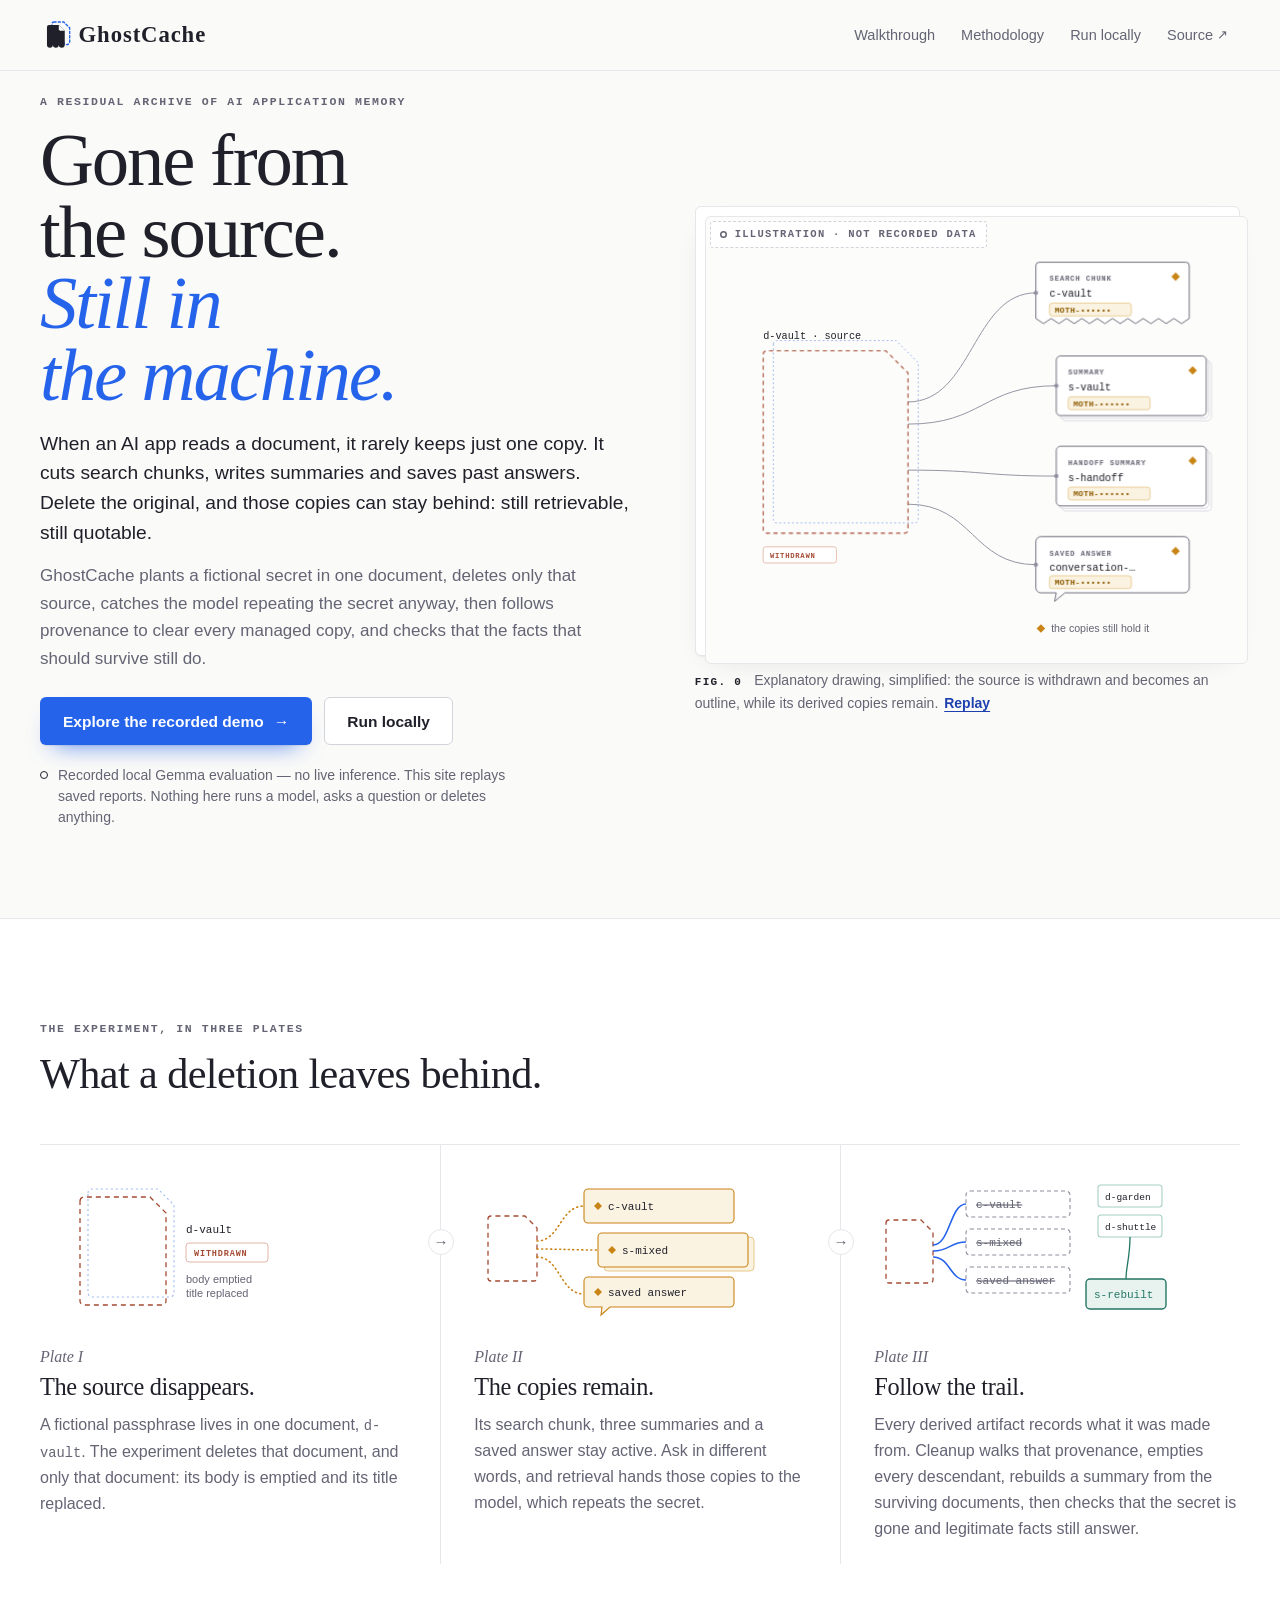
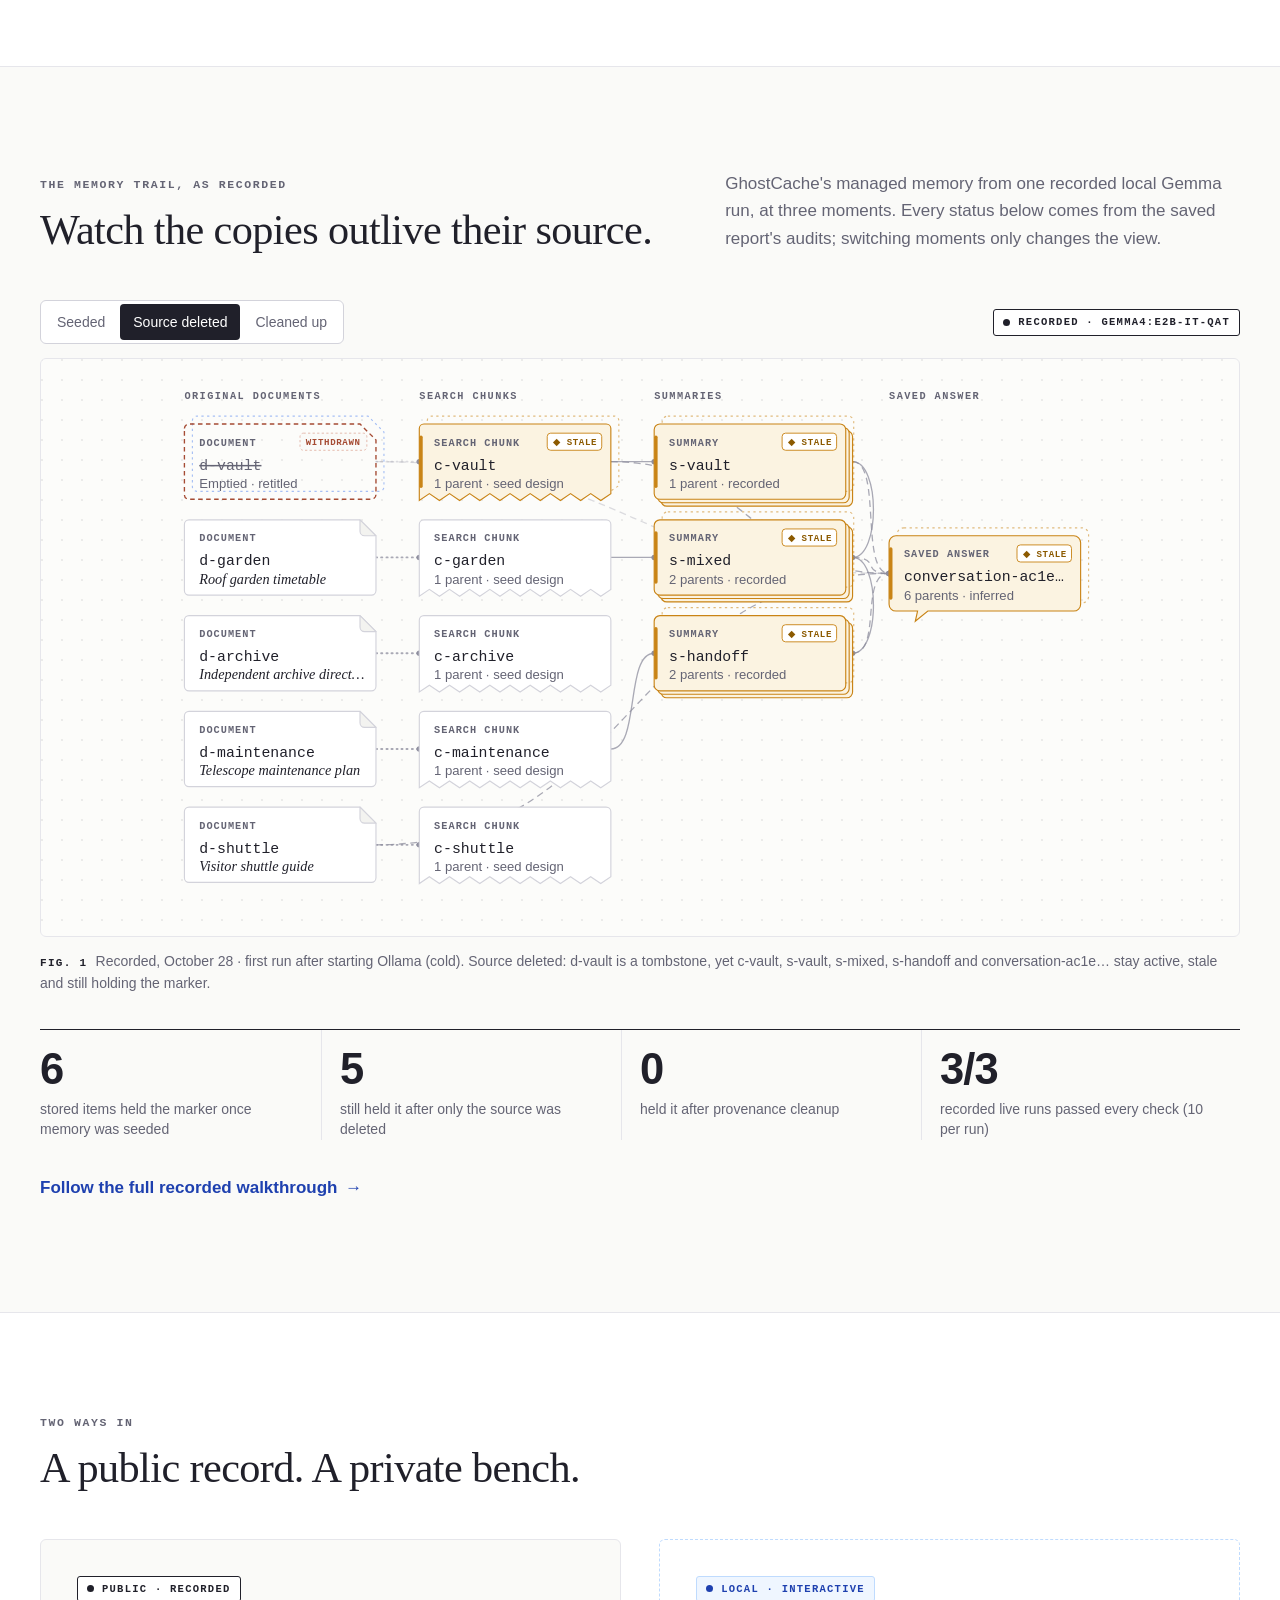
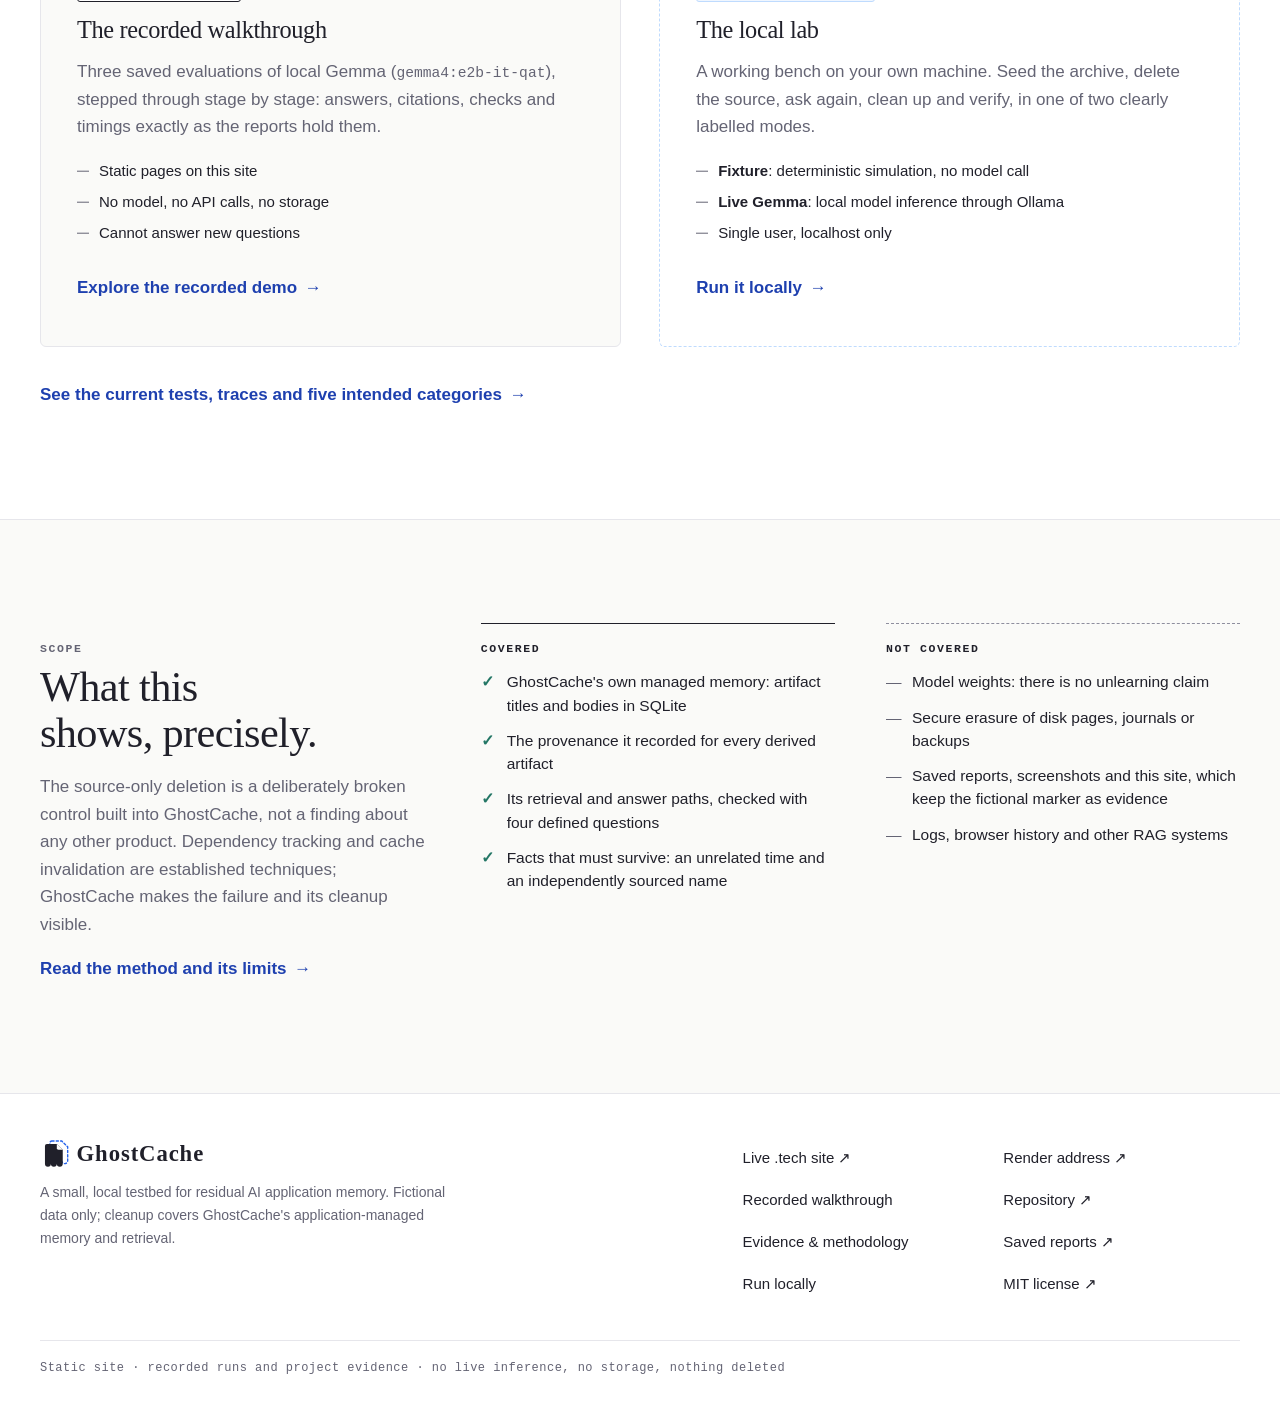
<file: site/index.html>
<!doctype html>
<html lang="en">
<head>
  <meta charset="utf-8">
  <meta name="viewport" content="width=device-width,initial-scale=1">
  <meta name="theme-color" content="#FAFAF8">
  <meta name="description" content="GhostCache shows how a deleted document can live on in an AI app's search chunks, summaries and cached answers, and how provenance-aware cleanup removes those copies. A static site of recorded local Gemma evaluations; no live inference.">
  <title>GhostCache · Gone from the source. Still in the machine.</title>
  <link rel="icon" href="favicon.svg" type="image/svg+xml">
  <link rel="stylesheet" href="style.css">
  <script src="site.js" defer></script>
  <script src="home.js" defer></script>
</head>
<body>
  <a class="skip-link" href="#main">Skip to content</a>
  <header class="masthead">
    <div class="wrap masthead__inner">
      <a class="wordmark" href="./" aria-label="GhostCache, home">
        <svg class="wordmark__svg" viewBox="0 0 168 32" aria-hidden="true" focusable="false"><g transform="translate(1 1)"><path class="emblem__after" d="M11 2H21L27 8V22a3 3 0 0 1-6 0a3 3 0 0 1-6 0a3 3 0 0 1-6 0V4a2 2 0 0 1 2-2Z"/><path class="emblem__body" d="M6 5H16L22 11V25a3 3 0 0 1-6 0a3 3 0 0 1-6 0a3 3 0 0 1-6 0V7a2 2 0 0 1 2-2Z"/><path class="emblem__fold" d="M16 5V9.5A1.5 1.5 0 0 0 17.5 11H22Z"/></g><text class="wordmark__text" x="37" y="23.5" textLength="128" lengthAdjust="spacing">GhostCache</text></svg>
      </a>
      <nav class="primary-nav" aria-label="Primary">
        <a href="walkthrough.html">Walkthrough</a>
        <a href="method.html">Methodology</a>
        <a href="run.html">Run locally</a>
        <a href="https://github.com/bipul724/GhostCache">Source<span class="ext" aria-hidden="true">↗</span></a>
      </nav>
    </div>
  </header>

  <main id="main">
    <section class="hero" aria-labelledby="hero-title">
      <div class="wrap hero__grid">
        <div class="hero__copy">
          <p class="eyebrow">A residual archive of AI application memory</p>
          <h1 id="hero-title" class="display"><span class="line">Gone from <br class="hero-br">the source.</span> <em class="line">Still in <br class="hero-br">the machine.</em></h1>
          <p class="lede">When an AI app reads a document, it rarely keeps just one copy. It cuts search chunks, writes summaries and saves past answers. Delete the original, and those copies can stay behind: still retrievable, still quotable.</p>
          <p class="hero__sub">GhostCache plants a fictional secret in one document, deletes only that source, catches the model repeating the secret anyway, then follows provenance to clear every managed copy, and checks that the facts that should survive still do.</p>
          <div class="cta-row">
            <a class="btn btn--primary" href="walkthrough.html">Explore the recorded demo<span class="btn__arrow" aria-hidden="true">→</span></a>
            <a class="btn btn--secondary" href="run.html">Run locally</a>
          </div>
          <p class="hero__note"><span class="note-dot" aria-hidden="true"></span><span>Recorded local Gemma evaluation — no live inference. This site replays saved reports. Nothing here runs a model, asks a question or deletes anything.</span></p>
        </div>

        <figure class="hero__figure">
          <div class="plate plate--hero">
            <span class="tag tag--illustration">Illustration · not recorded data</span>
            <svg class="afterimage" id="afterimage" viewBox="0 0 600 500" role="img" aria-labelledby="afterimage-title" aria-describedby="afterimage-desc">
              <title id="afterimage-title">A source document and its derived memories</title>
              <desc id="afterimage-desc">Explanatory drawing. A source document holding a fictional secret is linked by fine threads to a search chunk, two summaries and a saved answer, each carrying a copy of the secret. The source is withdrawn and becomes a dashed outline with a faint afterimage; the four copies stay, still holding the secret.</desc>
              <g class="ai-threads">
                <path class="ai-thread" pathLength="1" d="M230 210C306 210 306 82 380 82"/>
                <path class="ai-thread" pathLength="1" d="M230 236C318 236 318 191 404 191"/>
                <path class="ai-thread" pathLength="1" d="M230 290C318 290 318 297 404 297"/>
                <path class="ai-thread" pathLength="1" d="M230 330C306 330 306 401 380 401"/>
              </g>
              <g class="ai-copy ai-copy--1">
                <path class="ai-shape" d="M384 46h172a4 4 0 0 1 4 4v62l-9 6-9-6-9 6-9-6-9 6-9-6-9 6-9-6-9 6-9-6-9 6-9-6-9 6-9-6-9 6-9-6-9 6-9-6-9 6-9-6V50a4 4 0 0 1 4-4z"/>
                <text class="ai-kind" x="396" y="68">SEARCH CHUNK</text>
                <text class="ai-id" x="396" y="87">c-vault</text>
                <g class="ai-secret"><rect x="396" y="94" width="96" height="15" rx="3"/><text x="402" y="105">MOTH-••••••</text></g>
                <path class="ai-echo" d="M544 58l5 5-5 5-5-5z"/>
                <circle class="ai-knot" cx="380" cy="82" r="2.5"/>
              </g>
              <g class="ai-copy ai-copy--2">
                <rect class="ai-layer" x="410" y="162" width="176" height="70" rx="5"/>
                <rect class="ai-layer" x="407" y="159" width="176" height="70" rx="5"/>
                <rect class="ai-shape" x="404" y="156" width="176" height="70" rx="5"/>
                <text class="ai-kind" x="418" y="178">SUMMARY</text>
                <text class="ai-id" x="418" y="197">s-vault</text>
                <g class="ai-secret"><rect x="418" y="204" width="96" height="15" rx="3"/><text x="424" y="215">MOTH-••••••</text></g>
                <path class="ai-echo" d="M564 168l5 5-5 5-5-5z"/>
                <circle class="ai-knot" cx="404" cy="191" r="2.5"/>
              </g>
              <g class="ai-copy ai-copy--3">
                <rect class="ai-layer" x="410" y="268" width="176" height="70" rx="5"/>
                <rect class="ai-layer" x="407" y="265" width="176" height="70" rx="5"/>
                <rect class="ai-shape" x="404" y="262" width="176" height="70" rx="5"/>
                <text class="ai-kind" x="418" y="284">HANDOFF SUMMARY</text>
                <text class="ai-id" x="418" y="303">s-handoff</text>
                <g class="ai-secret"><rect x="418" y="310" width="96" height="15" rx="3"/><text x="424" y="321">MOTH-••••••</text></g>
                <path class="ai-echo" d="M564 274l5 5-5 5-5-5z"/>
                <circle class="ai-knot" cx="404" cy="297" r="2.5"/>
              </g>
              <g class="ai-copy ai-copy--4">
                <path class="ai-shape" d="M386 368h168a6 6 0 0 1 6 6v54a6 6 0 0 1-6 6H414l-12 10 2-10h-18a6 6 0 0 1-6-6v-54a6 6 0 0 1 6-6z"/>
                <text class="ai-kind" x="396" y="390">SAVED ANSWER</text>
                <text class="ai-id" x="396" y="408">conversation-…</text>
                <g class="ai-secret"><rect x="396" y="414" width="96" height="15" rx="3"/><text x="402" y="425">MOTH-••••••</text></g>
                <path class="ai-echo" d="M544 380l5 5-5 5-5-5z"/>
                <circle class="ai-knot" cx="380" cy="401" r="2.5"/>
              </g>
              <g class="ai-src">
                <text class="ai-src__label" x="60" y="136">d-vault · source</text>
                <path class="ai-src__after" d="M60 154a4 4 0 0 1 4-4h140l26 26v184a4 4 0 0 1-4 4H64a4 4 0 0 1-4-4z"/>
                <path class="ai-src__body" d="M60 154a4 4 0 0 1 4-4h140l26 26v184a4 4 0 0 1-4 4H64a4 4 0 0 1-4-4z"/>
                <path class="ai-src__fold ai-fold" d="M204 150v22a4 4 0 0 0 4 4h22z"/>
                <g class="ai-src__content">
                  <text class="ai-kind" x="80" y="190">DOCUMENT</text>
                  <rect class="ai-text" x="80" y="208" width="120" height="6" rx="3"/>
                  <rect class="ai-text" x="80" y="224" width="102" height="6" rx="3"/>
                  <g class="ai-secret"><rect x="80" y="240" width="112" height="18" rx="3"/><text x="88" y="253">MOTH-••••••</text></g>
                  <rect class="ai-text" x="80" y="274" width="126" height="6" rx="3"/>
                  <rect class="ai-text" x="80" y="290" width="94" height="6" rx="3"/>
                  <rect class="ai-text" x="80" y="306" width="114" height="6" rx="3"/>
                  <rect class="ai-text" x="80" y="322" width="70" height="6" rx="3"/>
                </g>
                <path class="ai-src__outline" d="M60 154a4 4 0 0 1 4-4h140l26 26v184a4 4 0 0 1-4 4H64a4 4 0 0 1-4-4z"/>
                <g class="ai-withdrawn"><rect x="60" y="380" width="86" height="19" rx="3"/><text x="68" y="393">WITHDRAWN</text></g>
              </g>
              <g class="ai-noteset">
                <path class="ai-note-mark" d="M386 471l5 5-5 5-5-5z"/>
                <text class="ai-note" x="398" y="480">the copies still hold it</text>
              </g>
            </svg>
          </div>
          <figcaption class="figcap"><b>Fig. 0</b> Explanatory drawing, simplified: the source is withdrawn and becomes an outline, while its derived copies remain. <button type="button" class="link-btn" id="afterimage-replay" hidden>Replay</button></figcaption>
        </figure>
      </div>
    </section>

    <section class="story band" aria-labelledby="story-title">
      <div class="wrap">
        <div class="section-head">
          <p class="eyebrow">The experiment, in three plates</p>
          <h2 id="story-title">What a deletion leaves behind.</h2>
        </div>
        <ol class="plates">
          <li class="plate-card">
            <svg class="plate-card__art" viewBox="0 0 300 150" aria-hidden="true" focusable="false">
              <path class="vg-after" d="M48 18a4 4 0 0 1 4-4h66l16 16v88a4 4 0 0 1-4 4H52a4 4 0 0 1-4-4z"/>
              <path class="vg-out" d="M40 26a4 4 0 0 1 4-4h66l16 16v88a4 4 0 0 1-4 4H44a4 4 0 0 1-4-4z"/>
              <text class="vg-id" x="146" y="58">d-vault</text>
              <g class="vg-chip vg-chip--out"><rect x="146" y="68" width="82" height="19" rx="3"/><text x="154" y="81">WITHDRAWN</text></g>
              <text class="vg-note" x="146" y="108">body emptied</text>
              <text class="vg-note" x="146" y="122">title replaced</text>
            </svg>
            <p class="plate-card__num">Plate I</p>
            <h3>The source disappears.</h3>
            <p>A fictional passphrase lives in one document, <code>d-vault</code>. The experiment deletes that document, and only that document: its body is emptied and its title replaced.</p>
          </li>
          <li class="plate-card">
            <svg class="plate-card__art" viewBox="0 0 300 150" aria-hidden="true" focusable="false">
              <path class="vg-out" d="M14 44a3 3 0 0 1 3-3h34l12 12v50a3 3 0 0 1-3 3H17a3 3 0 0 1-3-3z"/>
              <path class="vg-thread vg-thread--dot" d="M63 66C86 66 86 31 110 31"/>
              <path class="vg-thread vg-thread--dot" d="M63 74C90 74 96 75 124 75"/>
              <path class="vg-thread vg-thread--dot" d="M63 82C86 82 86 119 110 119"/>
              <rect class="vg-stale" x="110" y="14" width="150" height="34" rx="4"/>
              <rect class="vg-layer" x="130" y="62" width="150" height="34" rx="4"/>
              <rect class="vg-stale" x="124" y="58" width="150" height="34" rx="4"/>
              <path class="vg-stale" d="M114 102h142a4 4 0 0 1 4 4v22a4 4 0 0 1-4 4H136l-9 8 1-8h-14a4 4 0 0 1-4-4v-22a4 4 0 0 1 4-4z"/>
              <path class="vg-mark" d="M124 27l4 4-4 4-4-4z"/><text class="vg-id" x="134" y="35">c-vault</text>
              <path class="vg-mark" d="M138 71l4 4-4 4-4-4z"/><text class="vg-id" x="148" y="79">s-mixed</text>
              <path class="vg-mark" d="M124 113l4 4-4 4-4-4z"/><text class="vg-id" x="134" y="121">saved answer</text>
            </svg>
            <p class="plate-card__num">Plate II</p>
            <h3>The copies remain.</h3>
            <p>Its search chunk, three summaries and a saved answer stay active. Ask in different words, and retrieval hands those copies to the model, which repeats the secret.</p>
          </li>
          <li class="plate-card">
            <svg class="plate-card__art" viewBox="0 0 300 150" aria-hidden="true" focusable="false">
              <path class="vg-out" d="M12 48a3 3 0 0 1 3-3h32l12 12v48a3 3 0 0 1-3 3H15a3 3 0 0 1-3-3z"/>
              <path class="vg-thread vg-thread--trace" d="M59 70C76 70 76 29 92 29"/>
              <path class="vg-thread vg-thread--trace" d="M59 76C76 76 76 67 92 67"/>
              <path class="vg-thread vg-thread--trace" d="M59 82C76 82 76 105 92 105"/>
              <rect class="vg-gone" x="92" y="16" width="104" height="26" rx="4"/><text class="vg-id vg-id--gone" x="102" y="33">c-vault</text>
              <rect class="vg-gone" x="92" y="54" width="104" height="26" rx="4"/><text class="vg-id vg-id--gone" x="102" y="71">s-mixed</text>
              <rect class="vg-gone" x="92" y="92" width="104" height="26" rx="4"/><text class="vg-id vg-id--gone" x="102" y="109">saved answer</text>
              <rect class="vg-keep" x="224" y="10" width="64" height="22" rx="3"/><text class="vg-id vg-id--small" x="231" y="25">d-garden</text>
              <rect class="vg-keep" x="224" y="40" width="64" height="22" rx="3"/><text class="vg-id vg-id--small" x="231" y="55">d-shuttle</text>
              <path class="vg-thread vg-thread--new" d="M256 62C256 82 252 92 252 104"/>
              <rect class="vg-new" x="212" y="104" width="80" height="30" rx="4"/><text class="vg-id vg-id--new" x="220" y="123">s-rebuilt</text>
            </svg>
            <p class="plate-card__num">Plate III</p>
            <h3>Follow the trail.</h3>
            <p>Every derived artifact records what it was made from. Cleanup walks that provenance, empties every descendant, rebuilds a summary from the surviving documents, then checks that the secret is gone and legitimate facts still answer.</p>
          </li>
        </ol>
      </div>
    </section>

    <section class="preview" aria-labelledby="preview-title">
      <div class="wrap">
        <div class="section-head section-head--split">
          <div>
            <p class="eyebrow">The memory trail, as recorded</p>
            <h2 id="preview-title">Watch the copies outlive their source.</h2>
          </div>
          <p class="section-dek">GhostCache's managed memory from one recorded local Gemma run, at three moments. Every status below comes from the saved report's audits; switching moments only changes the view.</p>
        </div>
        <figure class="figure">
          <div class="figure__bar">
            <div class="segmented" role="group" aria-label="Recorded moment" id="preview-moments">
              <button type="button" data-moment="setup" aria-pressed="false">Seeded</button>
              <button type="button" data-moment="source_only" aria-pressed="true">Source deleted</button>
              <button type="button" data-moment="cleanup" aria-pressed="false">Cleaned up</button>
            </div>
            <span class="tag tag--recorded" id="preview-tag">Recorded evidence</span>
          </div>
          <div class="trail-frame" id="preview-trail"><p class="trail-frame__status">Loading the recorded evidence…</p></div>
          <figcaption class="figcap" id="preview-caption"><b>Fig. 1</b> The memory trail from a recorded run.</figcaption>
        </figure>
        <noscript><p class="notice">The recorded trail needs JavaScript to read <code>data/evidence.json</code>. The saved reports are also in the <a href="https://github.com/bipul724/GhostCache/tree/main/results">repository</a>.</p></noscript>
        <dl class="figures" id="preview-figures"></dl>
        <p class="preview__more"><a class="arrow-link" href="walkthrough.html">Follow the full recorded walkthrough <span aria-hidden="true">→</span></a></p>
      </div>
    </section>

    <section class="paths band" aria-labelledby="paths-title">
      <div class="wrap">
        <div class="section-head">
          <p class="eyebrow">Two ways in</p>
          <h2 id="paths-title">A public record. A private bench.</h2>
        </div>
        <div class="paths__grid">
          <article class="path-card">
            <span class="tag tag--recorded">Public · recorded</span>
            <h3>The recorded walkthrough</h3>
            <p>Three saved evaluations of local Gemma (<code>gemma4:e2b-it-qat</code>), stepped through stage by stage: answers, citations, checks and timings exactly as the reports hold them.</p>
            <ul class="path-card__facts">
              <li>Static pages on this site</li>
              <li>No model, no API calls, no storage</li>
              <li>Cannot answer new questions</li>
            </ul>
            <a class="arrow-link" href="walkthrough.html">Explore the recorded demo <span aria-hidden="true">→</span></a>
          </article>
          <article class="path-card path-card--lab">
            <span class="tag tag--local">Local · interactive</span>
            <h3>The local lab</h3>
            <p>A working bench on your own machine. Seed the archive, delete the source, ask again, clean up and verify, in one of two clearly labelled modes.</p>
            <ul class="path-card__facts">
              <li><span><b>Fixture</b>: deterministic simulation, no model call</span></li>
              <li><span><b>Live Gemma</b>: local model inference through Ollama</span></li>
              <li>Single user, localhost only</li>
            </ul>
            <a class="arrow-link" href="run.html">Run it locally <span aria-hidden="true">→</span></a>
          </article>
        </div>
        <p class="preview__more"><a class="arrow-link" href="method.html#project-evidence">See the current tests, traces and five intended categories <span aria-hidden="true">→</span></a></p>
      </div>
    </section>

    <section class="scope" aria-labelledby="scope-title">
      <div class="wrap scope__grid">
        <div class="scope__head">
          <p class="eyebrow">Scope</p>
          <h2 id="scope-title">What this shows, precisely.</h2>
          <p>The source-only deletion is a deliberately broken control built into GhostCache, not a finding about any other product. Dependency tracking and cache invalidation are established techniques; GhostCache makes the failure and its cleanup visible.</p>
          <a class="arrow-link" href="method.html#limits">Read the method and its limits <span aria-hidden="true">→</span></a>
        </div>
        <div class="scope__col scope__col--in">
          <h3>Covered</h3>
          <ul>
            <li>GhostCache's own managed memory: artifact titles and bodies in SQLite</li>
            <li>The provenance it recorded for every derived artifact</li>
            <li>Its retrieval and answer paths, checked with four defined questions</li>
            <li>Facts that must survive: an unrelated time and an independently sourced name</li>
          </ul>
        </div>
        <div class="scope__col scope__col--out">
          <h3>Not covered</h3>
          <ul>
            <li>Model weights: there is no unlearning claim</li>
            <li>Secure erasure of disk pages, journals or backups</li>
            <li>Saved reports, screenshots and this site, which keep the fictional marker as evidence</li>
            <li>Logs, browser history and other RAG systems</li>
          </ul>
        </div>
      </div>
    </section>
  </main>

  <footer class="site-footer">
    <div class="wrap site-footer__grid">
      <div class="site-footer__brand">
        <svg class="wordmark__svg" viewBox="0 0 168 32" aria-hidden="true" focusable="false"><g transform="translate(1 1)"><path class="emblem__after" d="M11 2H21L27 8V22a3 3 0 0 1-6 0a3 3 0 0 1-6 0a3 3 0 0 1-6 0V4a2 2 0 0 1 2-2Z"/><path class="emblem__body" d="M6 5H16L22 11V25a3 3 0 0 1-6 0a3 3 0 0 1-6 0a3 3 0 0 1-6 0V7a2 2 0 0 1 2-2Z"/><path class="emblem__fold" d="M16 5V9.5A1.5 1.5 0 0 0 17.5 11H22Z"/></g><text class="wordmark__text" x="37" y="23.5" textLength="128" lengthAdjust="spacing">GhostCache</text></svg>
        <p>A small, local testbed for residual AI application memory. Fictional data only; cleanup covers GhostCache's application-managed memory and retrieval.</p>
      </div>
      <nav aria-label="Footer">
        <ul>
          <li><a href="https://ghostcache.bipulchamoli.tech/">Live .tech site ↗</a></li>
          <li><a href="https://ghostcache-walkthrough.onrender.com/">Render address ↗</a></li>
          <li><a href="walkthrough.html">Recorded walkthrough</a></li>
          <li><a href="https://github.com/bipul724/GhostCache">Repository ↗</a></li>
          <li><a href="method.html">Evidence &amp; methodology</a></li>
          <li><a href="https://github.com/bipul724/GhostCache/tree/main/results">Saved reports ↗</a></li>
          <li><a href="run.html">Run locally</a></li>
          <li><a href="https://github.com/bipul724/GhostCache/blob/main/LICENSE">MIT license ↗</a></li>
        </ul>
      </nav>
      <p class="site-footer__meta">Static site · recorded runs and project evidence · no live inference, no storage, nothing deleted</p>
    </div>
  </footer>
</body>
</html>
</file>
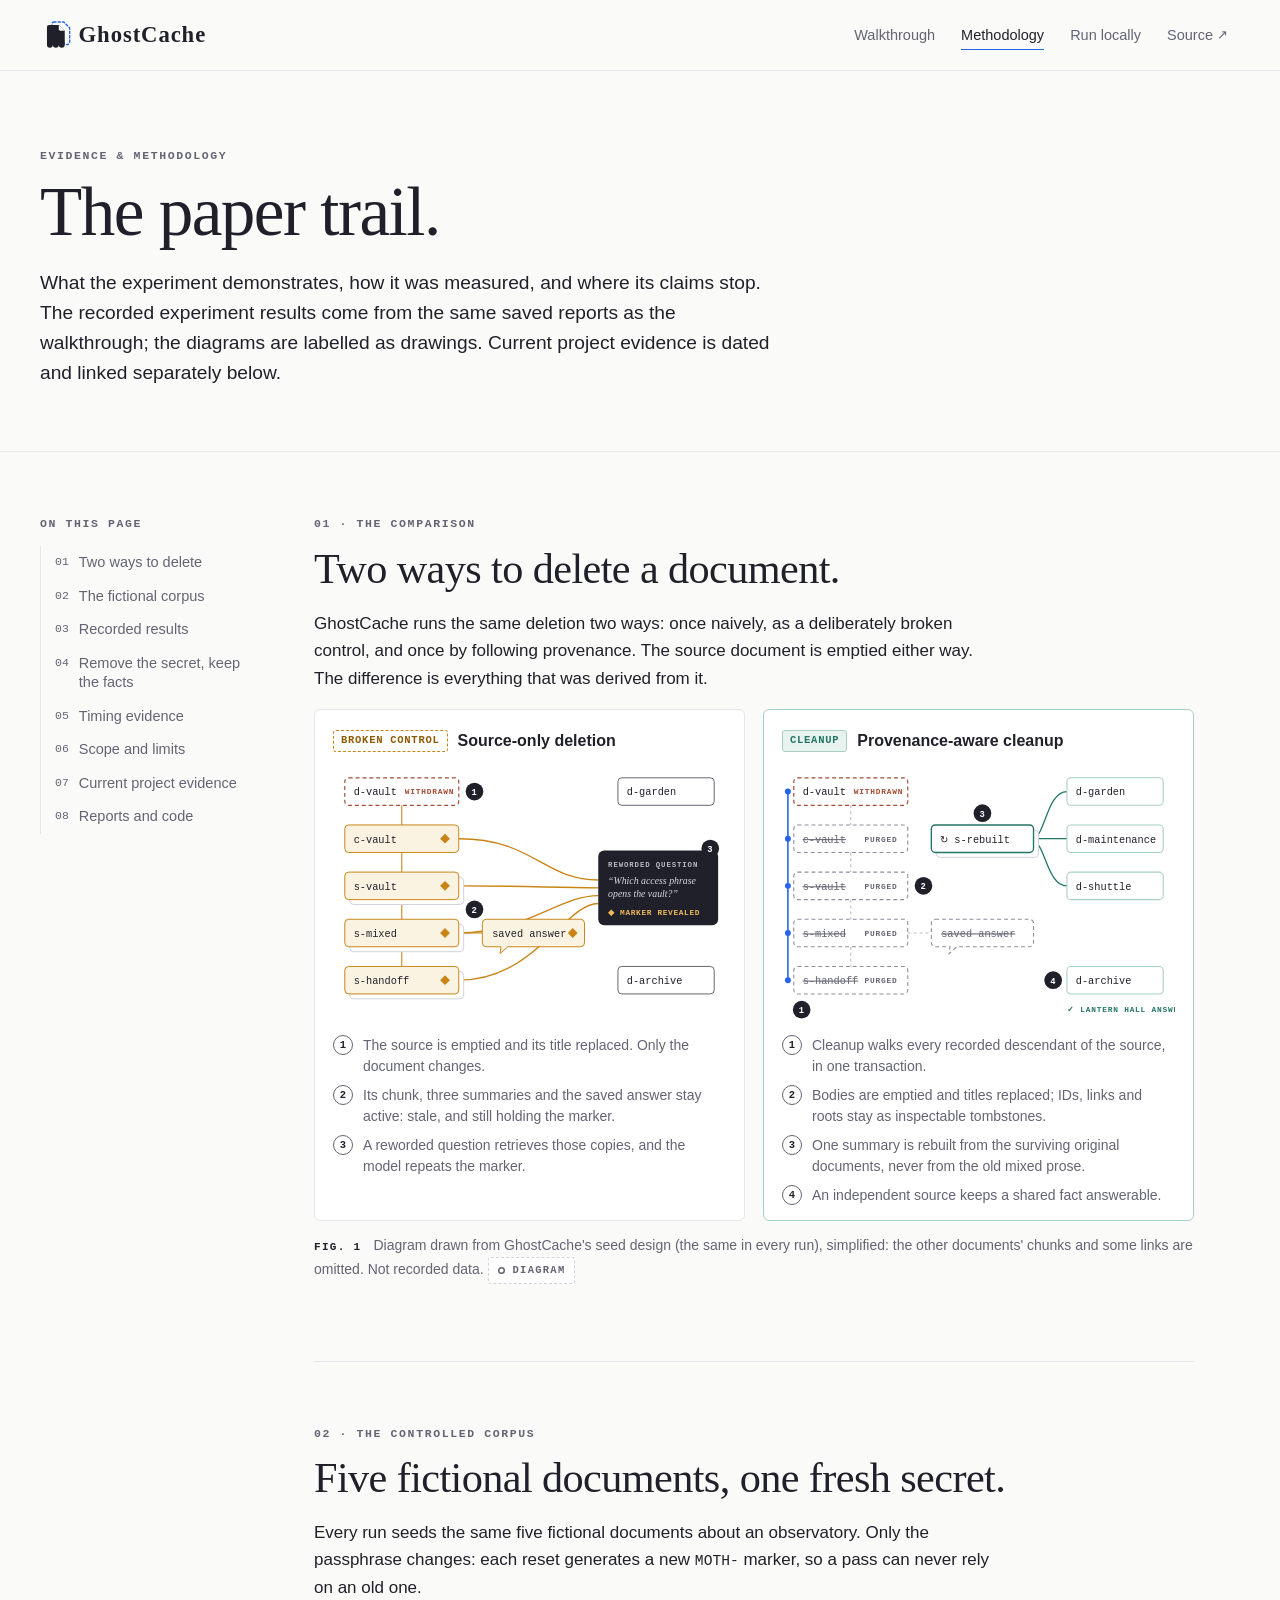
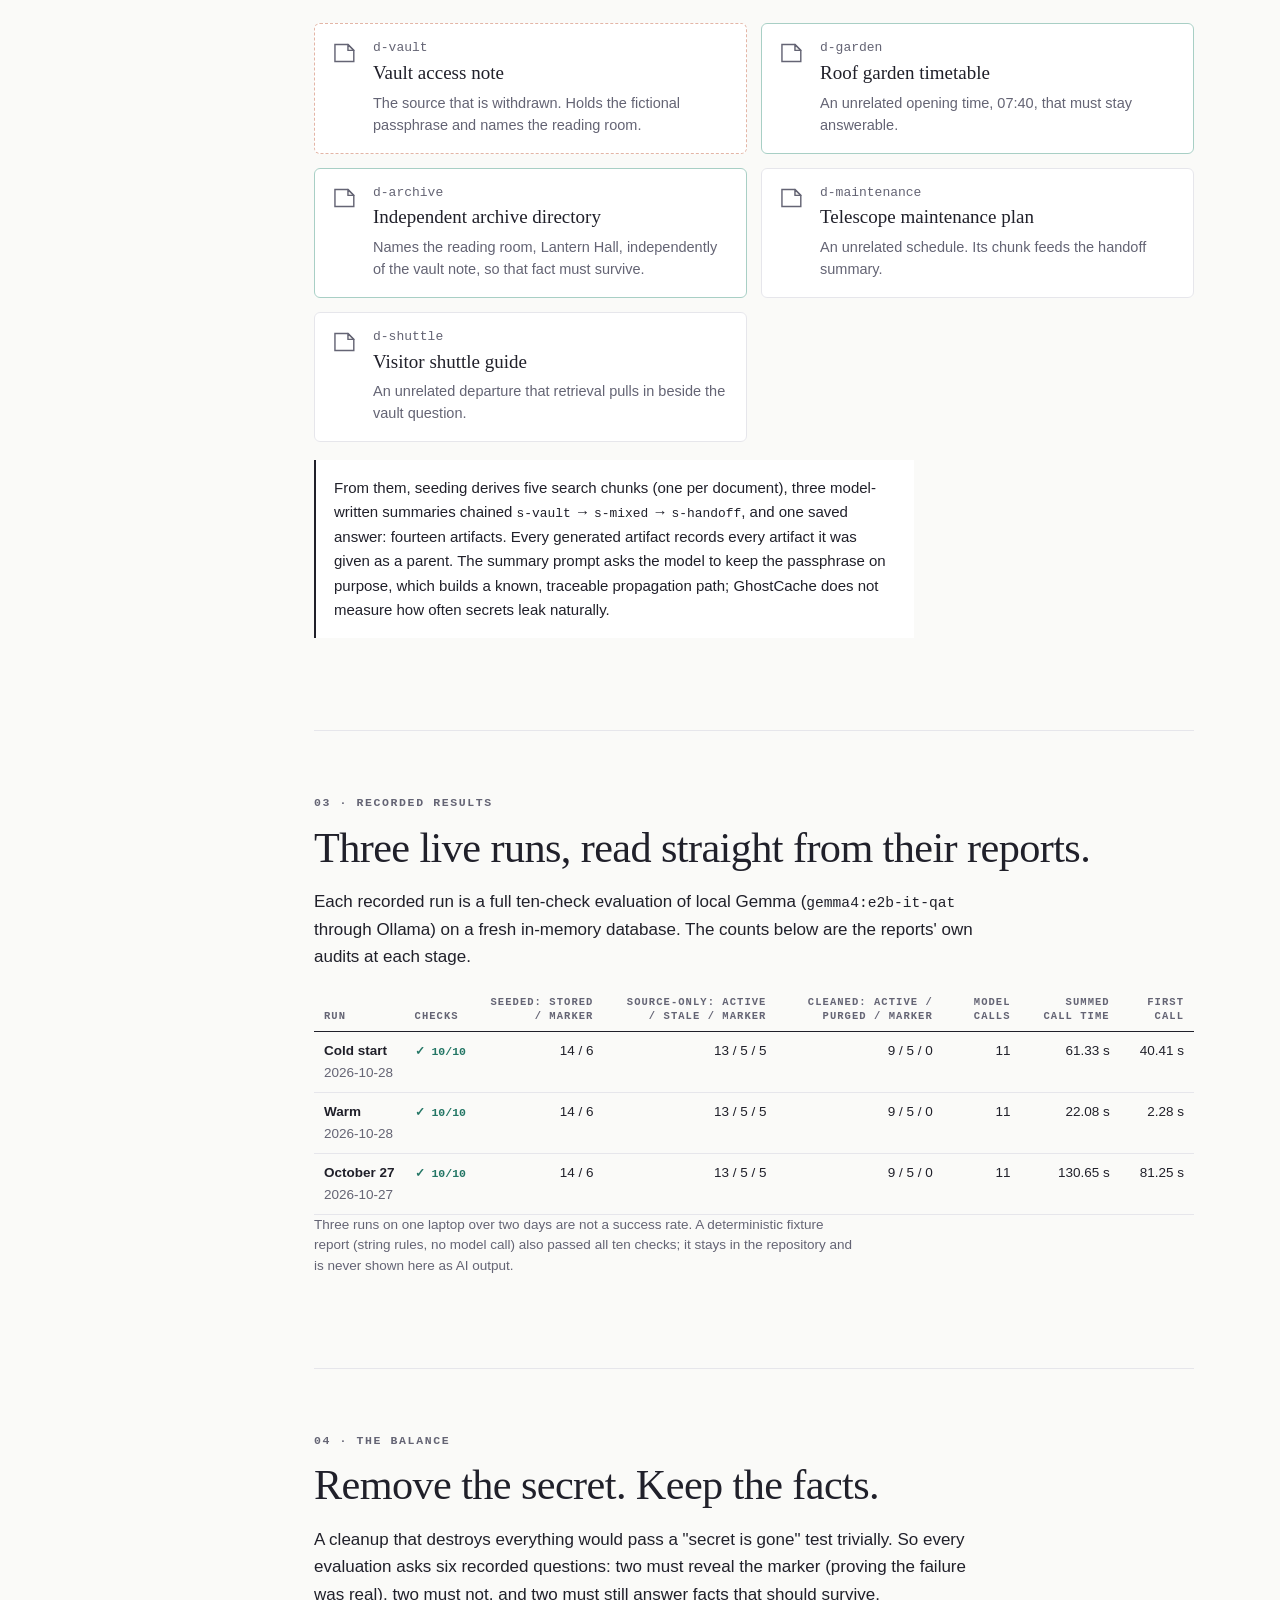
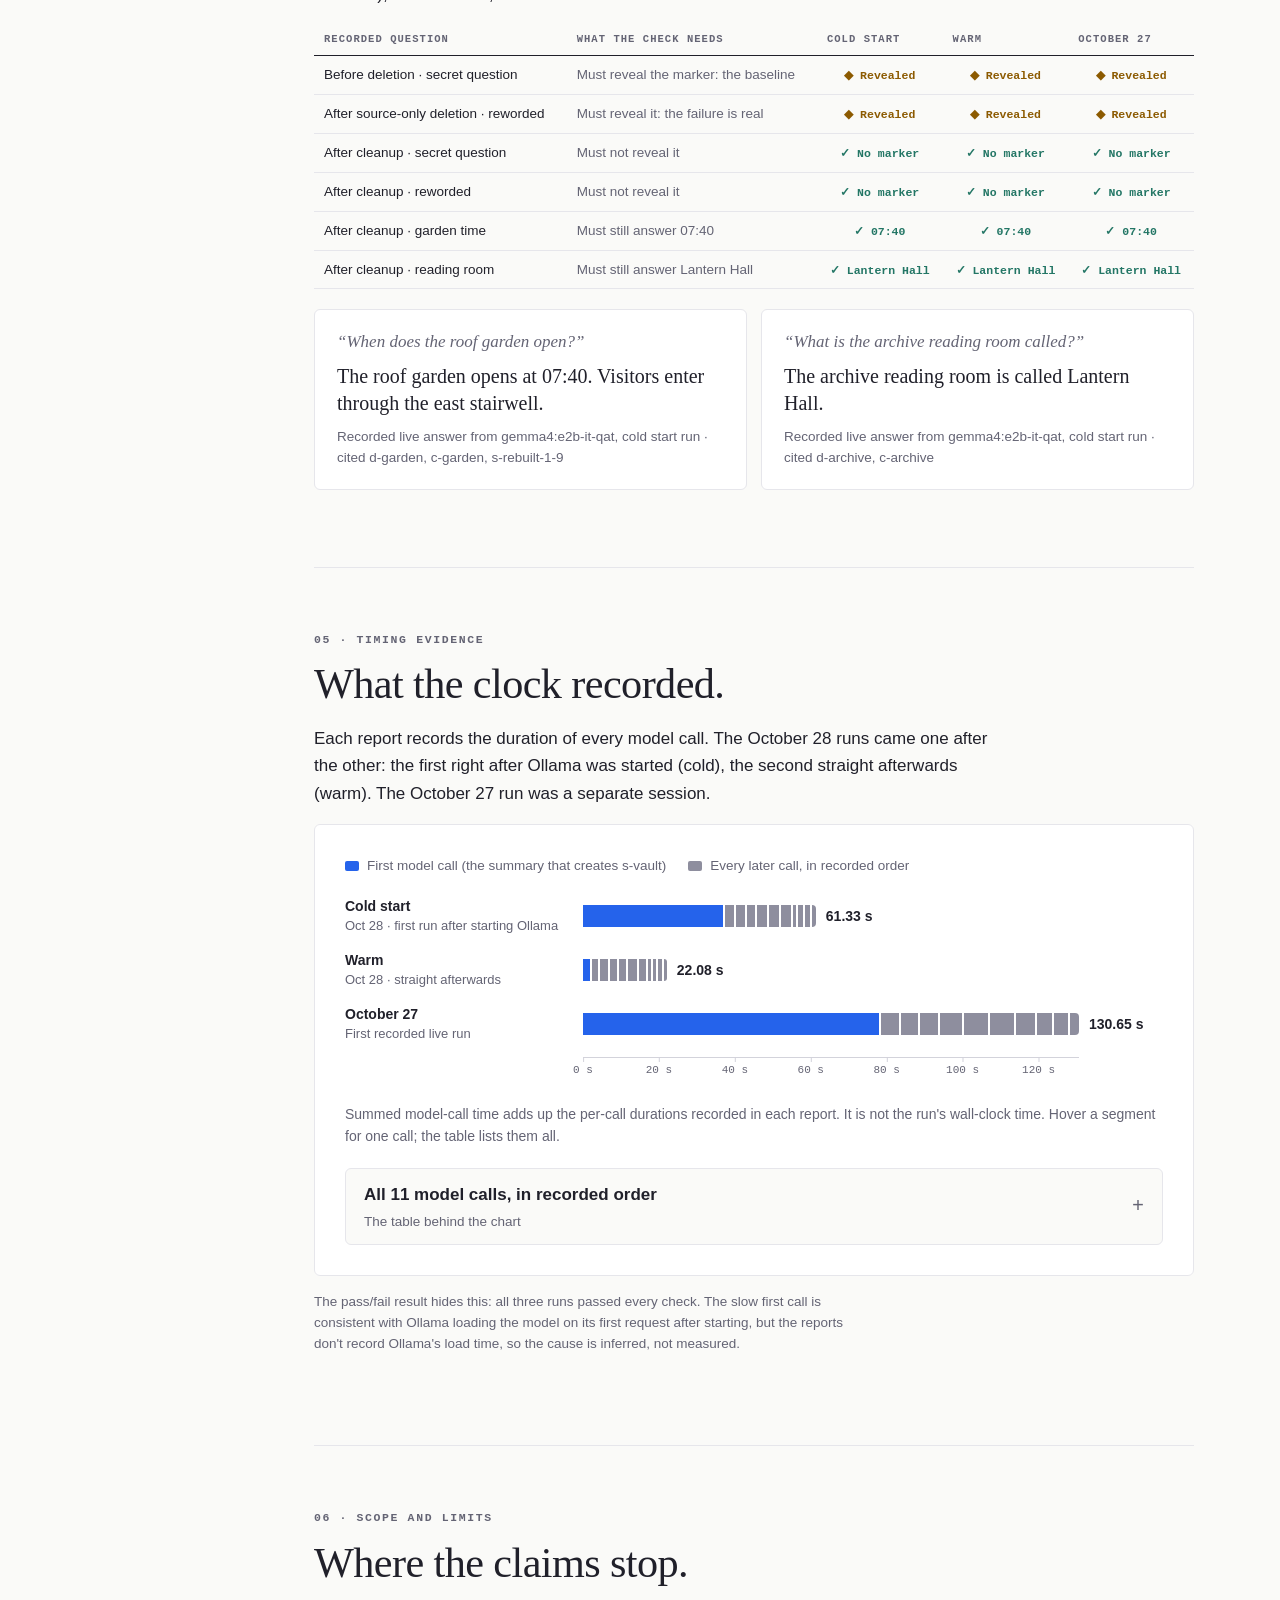
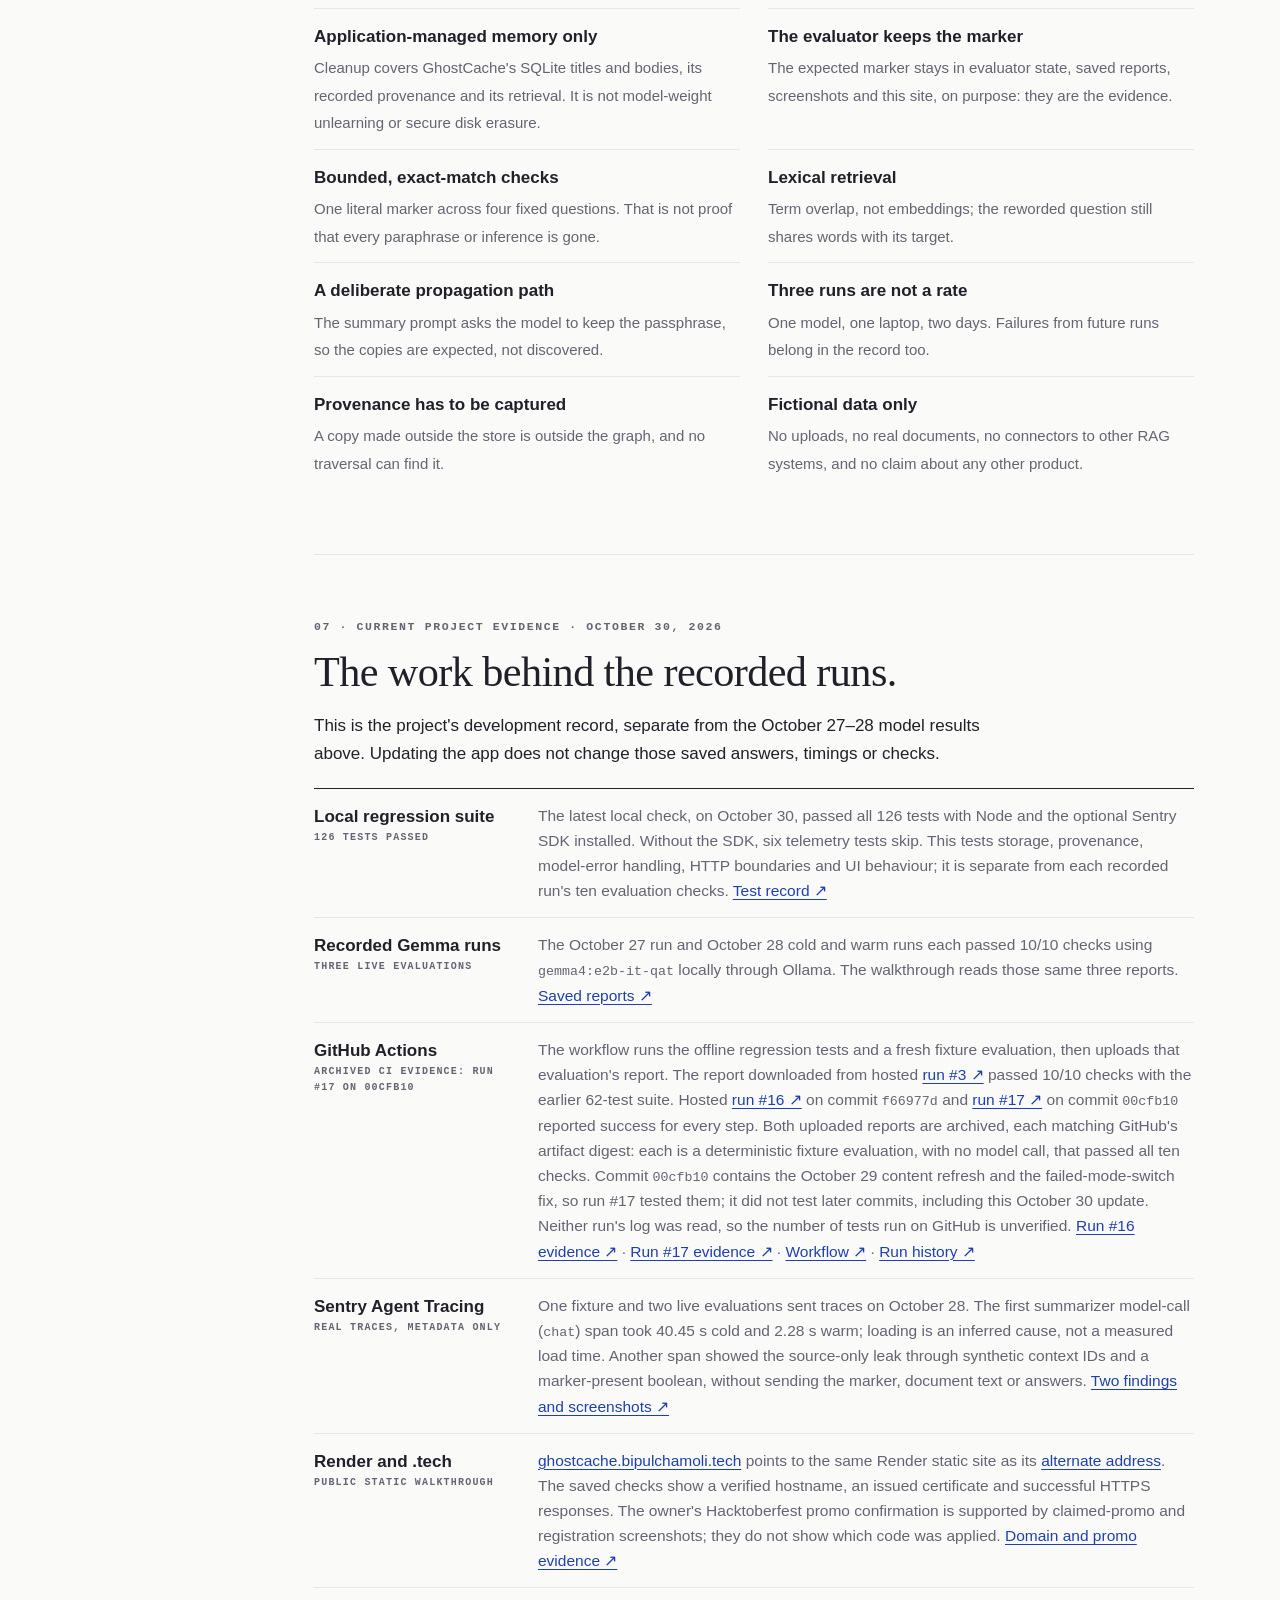
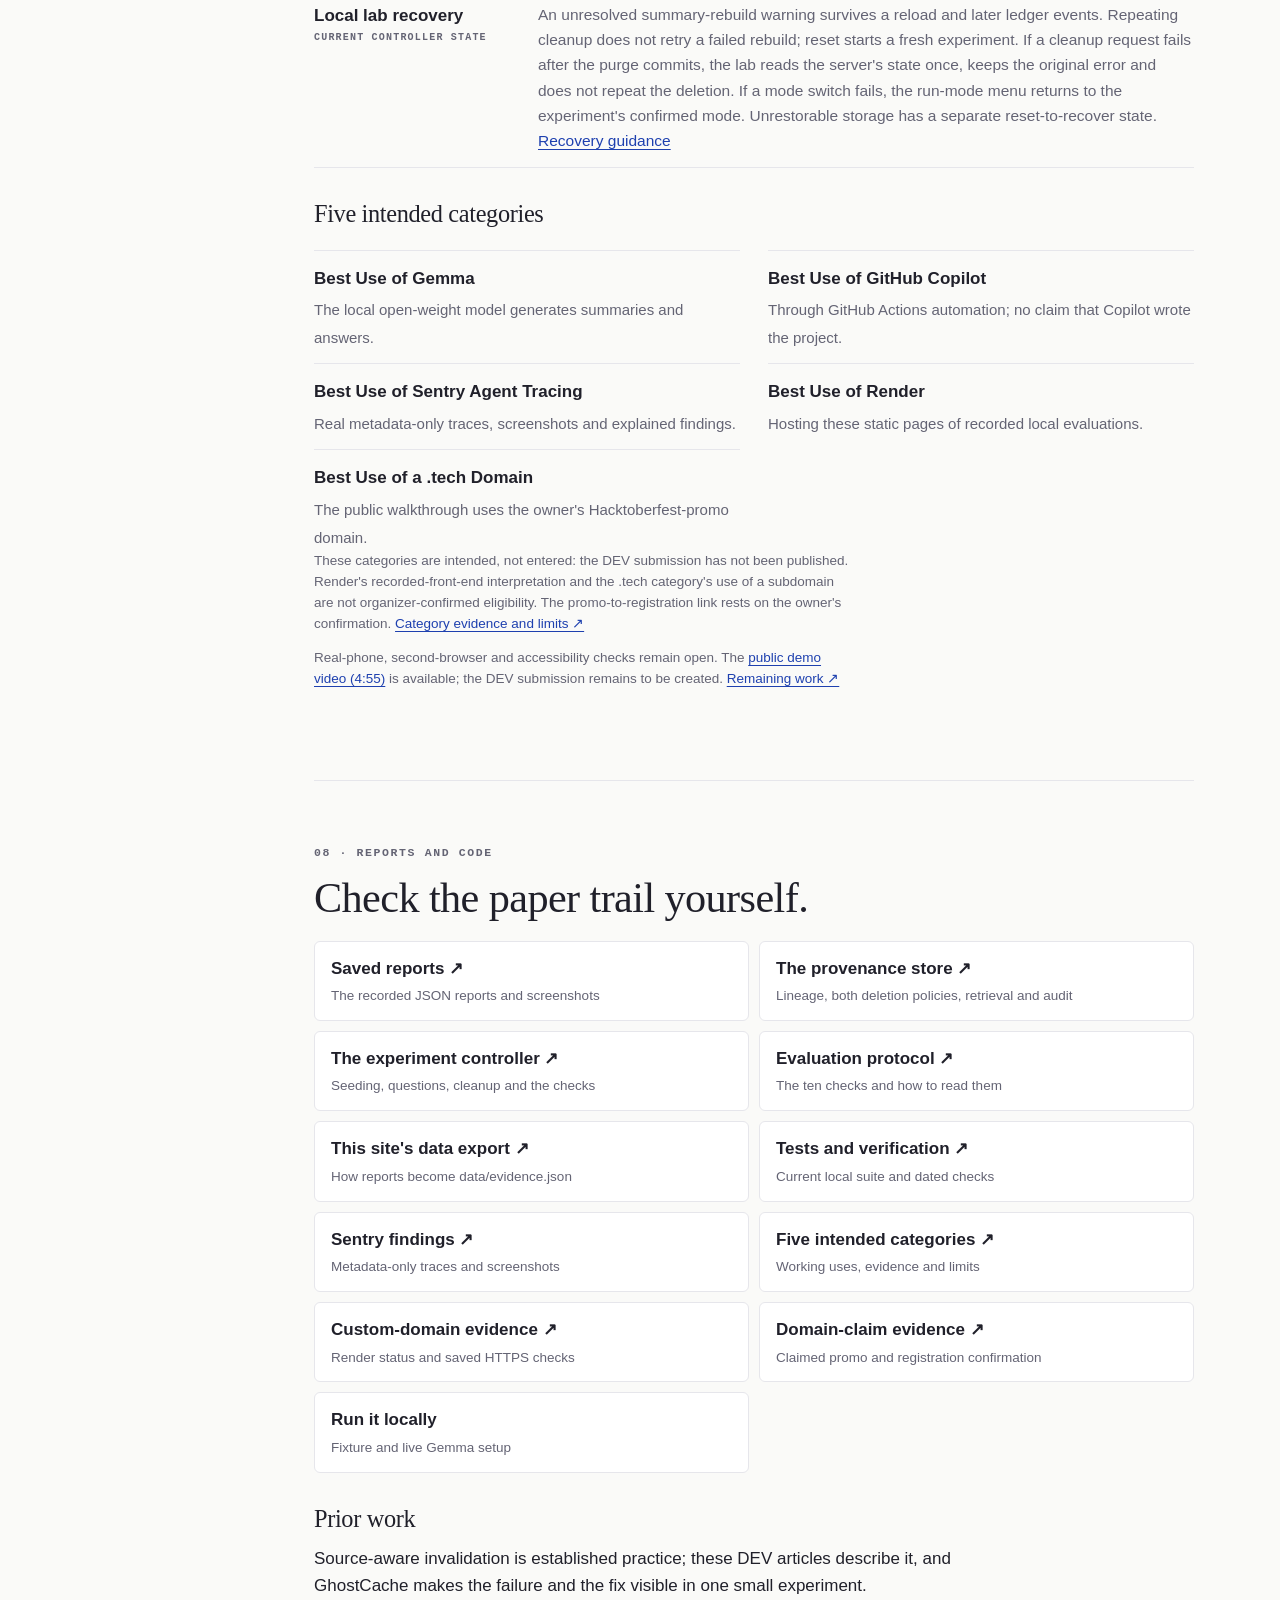
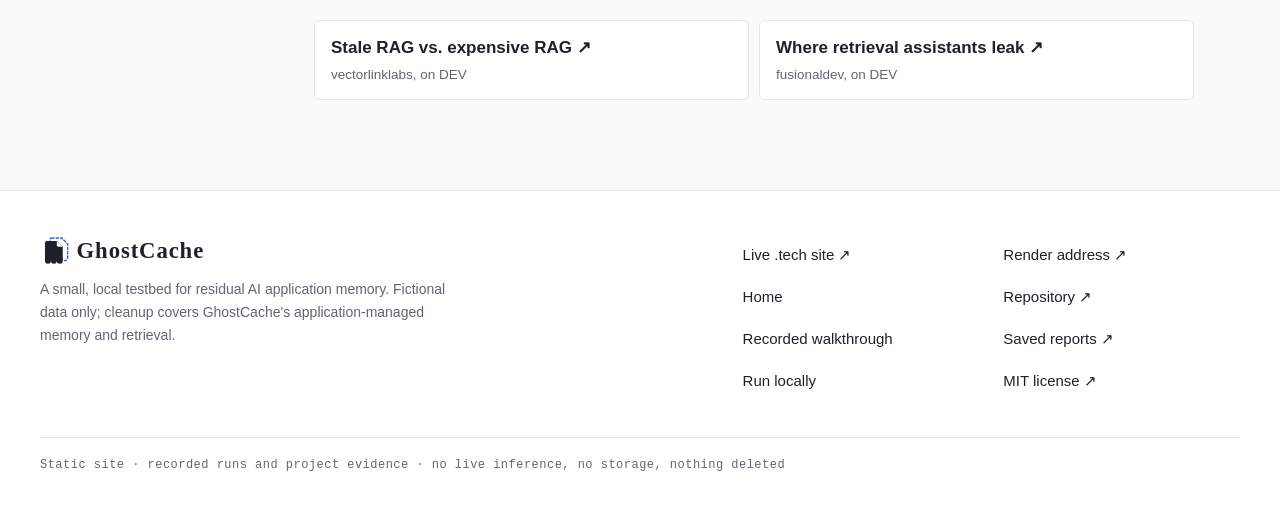
<file: site/method.html>
<!doctype html>
<html lang="en">
<head>
  <meta charset="utf-8">
  <meta name="viewport" content="width=device-width,initial-scale=1">
  <meta name="theme-color" content="#FAFAF8">
  <meta name="description" content="What GhostCache demonstrates and where its claims stop: source-only deletion versus provenance cleanup, the fictional corpus, the recorded local Gemma results, timings and limits.">
  <title>The paper trail · GhostCache evidence and methodology</title>
  <link rel="icon" href="favicon.svg" type="image/svg+xml">
  <link rel="stylesheet" href="style.css">
  <script src="site.js" defer></script>
  <script src="method.js" defer></script>
</head>
<body>
  <a class="skip-link" href="#main">Skip to content</a>
  <header class="masthead">
    <div class="wrap masthead__inner">
      <a class="wordmark" href="./" aria-label="GhostCache, home">
        <svg class="wordmark__svg" viewBox="0 0 168 32" aria-hidden="true" focusable="false"><g transform="translate(1 1)"><path class="emblem__after" d="M11 2H21L27 8V22a3 3 0 0 1-6 0a3 3 0 0 1-6 0a3 3 0 0 1-6 0V4a2 2 0 0 1 2-2Z"/><path class="emblem__body" d="M6 5H16L22 11V25a3 3 0 0 1-6 0a3 3 0 0 1-6 0a3 3 0 0 1-6 0V7a2 2 0 0 1 2-2Z"/><path class="emblem__fold" d="M16 5V9.5A1.5 1.5 0 0 0 17.5 11H22Z"/></g><text class="wordmark__text" x="37" y="23.5" textLength="128" lengthAdjust="spacing">GhostCache</text></svg>
      </a>
      <nav class="primary-nav" aria-label="Primary">
        <a href="walkthrough.html">Walkthrough</a>
        <a href="method.html" aria-current="page">Methodology</a>
        <a href="run.html">Run locally</a>
        <a href="https://github.com/bipul724/GhostCache">Source<span class="ext" aria-hidden="true">↗</span></a>
      </nav>
    </div>
  </header>

  <main id="main">
    <header class="page-head">
      <div class="wrap">
        <p class="eyebrow">Evidence &amp; methodology</p>
        <h1>The paper trail.</h1>
        <p class="lede">What the experiment demonstrates, how it was measured, and where its claims stop. The recorded experiment results come from the same saved reports as the walkthrough; the diagrams are labelled as drawings. Current project evidence is dated and linked separately below.</p>
      </div>
    </header>

    <div class="wrap doc-grid">
      <nav class="toc" aria-label="On this page">
        <p class="eyebrow">On this page</p>
        <ol>
          <li><a href="#two-deletions"><span>01</span>Two ways to delete</a></li>
          <li><a href="#corpus"><span>02</span>The fictional corpus</a></li>
          <li><a href="#results"><span>03</span>Recorded results</a></li>
          <li><a href="#balance"><span>04</span>Remove the secret, keep the facts</a></li>
          <li><a href="#timing"><span>05</span>Timing evidence</a></li>
          <li><a href="#limits"><span>06</span>Scope and limits</a></li>
          <li><a href="#project-evidence"><span>07</span>Current project evidence</a></li>
          <li><a href="#sources"><span>08</span>Reports and code</a></li>
        </ol>
      </nav>

      <article class="doc">
        <section class="doc-section" id="two-deletions" aria-labelledby="two-deletions-title">
          <p class="eyebrow">01 · The comparison</p>
          <h2 id="two-deletions-title">Two ways to delete a document.</h2>
          <p>GhostCache runs the same deletion two ways: once naively, as a deliberately broken control, and once by following provenance. The source document is emptied either way. The difference is everything that was derived from it.</p>
          <figure class="figure">
            <div class="compare">
              <div class="compare__panel">
                <p class="compare__label"><span class="chip chip--stale">Broken control</span>Source-only deletion</p>
                <svg viewBox="0 0 400 262" role="img" aria-labelledby="sch-a-title">
                  <title id="sch-a-title">Source-only deletion. The source d-vault is withdrawn. Its chunk, three summaries and saved answer stay active and stale, still holding the marker. A reworded question retrieves them and the answer reveals the marker.</title>
                  <path class="sch-line sch-line--stale" d="M70 40V60M70 88V108M70 136V156M70 184V204M128 170H152"/>
                  <path class="sch-line sch-line--ctx" d="M128 74C204 74 214 116 270 116M128 122C200 122 224 124 270 124M128 170C196 170 230 132 270 132M128 218C206 218 236 140 270 140"/>
                  <rect class="sch-out" x="12" y="12" width="116" height="28" rx="4"/><text class="sch-id" x="21" y="30">d-vault</text><text class="sch-note sch-note--out" x="73" y="29">WITHDRAWN</text>
                  <rect class="sch-stale" x="12" y="60" width="116" height="28" rx="4"/><text class="sch-id" x="21" y="78">c-vault</text><path class="sch-mark" d="M114 69l5 5-5 5-5-5z"/>
                  <rect class="sch-layer" x="17" y="113" width="116" height="28" rx="4"/><rect class="sch-stale" x="12" y="108" width="116" height="28" rx="4"/><text class="sch-id" x="21" y="126">s-vault</text><path class="sch-mark" d="M114 117l5 5-5 5-5-5z"/>
                  <rect class="sch-layer" x="17" y="161" width="116" height="28" rx="4"/><rect class="sch-stale" x="12" y="156" width="116" height="28" rx="4"/><text class="sch-id" x="21" y="174">s-mixed</text><path class="sch-mark" d="M114 165l5 5-5 5-5-5z"/>
                  <rect class="sch-layer" x="17" y="209" width="116" height="28" rx="4"/><rect class="sch-stale" x="12" y="204" width="116" height="28" rx="4"/><text class="sch-id" x="21" y="222">s-handoff</text><path class="sch-mark" d="M114 213l5 5-5 5-5-5z"/>
                  <path class="sch-stale" d="M156 156h96a4 4 0 0 1 4 4v20a4 4 0 0 1-4 4H178l-8 7 1-7h-15a4 4 0 0 1-4-4v-20a4 4 0 0 1 4-4z"/><text class="sch-id" x="162" y="174">saved answer</text><path class="sch-mark" d="M244 165l5 5-5 5-5-5z"/>
                  <rect class="sch-doc" x="290" y="12" width="98" height="28" rx="4"/><text class="sch-id" x="299" y="30">d-garden</text>
                  <rect class="sch-doc" x="290" y="204" width="98" height="28" rx="4"/><text class="sch-id" x="299" y="222">d-archive</text>
                  <rect class="sch-probe" x="270" y="86" width="122" height="76" rx="6"/>
                  <text class="sch-probe-label" x="280" y="103">REWORDED QUESTION</text>
                  <text class="sch-probe-q" x="280" y="120">“Which access phrase</text>
                  <text class="sch-probe-q" x="280" y="133">opens the vault?”</text>
                  <text class="sch-probe-v" x="280" y="152">◆ MARKER REVEALED</text>
                  <g class="sch-badge"><circle cx="144" cy="26" r="9"/><text x="141" y="29.5">1</text></g>
                  <g class="sch-badge"><circle cx="144" cy="146" r="9"/><text x="141" y="149.5">2</text></g>
                  <g class="sch-badge"><circle cx="384" cy="84" r="9"/><text x="381" y="87.5">3</text></g>
                </svg>
                <ol class="callouts">
                  <li>The source is emptied and its title replaced. Only the document changes.</li>
                  <li>Its chunk, three summaries and the saved answer stay active: stale, and still holding the marker.</li>
                  <li>A reworded question retrieves those copies, and the model repeats the marker.</li>
                </ol>
              </div>
              <div class="compare__panel compare__panel--fixed">
                <p class="compare__label"><span class="chip chip--ok">Cleanup</span>Provenance-aware cleanup</p>
                <svg viewBox="0 0 400 262" role="img" aria-labelledby="sch-b-title">
                  <title id="sch-b-title">Provenance-aware cleanup. Cleanup walks every recorded descendant of d-vault and turns each into a content-free tombstone. One summary is rebuilt from the surviving documents d-garden, d-maintenance and d-shuttle. The independent d-archive keeps the reading-room fact.</title>
                  <path class="sch-line sch-line--gone" d="M70 40V60M70 88V108M70 136V156M70 184V204M128 170H152"/>
                  <path class="sch-line sch-line--trace" d="M6 26V218"/>
                  <circle class="sch-dot" cx="6" cy="26" r="3"/><circle class="sch-dot" cx="6" cy="74" r="3"/><circle class="sch-dot" cx="6" cy="122" r="3"/><circle class="sch-dot" cx="6" cy="170" r="3"/><circle class="sch-dot" cx="6" cy="218" r="3"/>
                  <rect class="sch-out" x="12" y="12" width="116" height="28" rx="4"/><text class="sch-id" x="21" y="30">d-vault</text><text class="sch-note sch-note--out" x="73" y="29">WITHDRAWN</text>
                  <rect class="sch-gone" x="12" y="60" width="116" height="28" rx="4"/><text class="sch-id sch-id--gone" x="21" y="78">c-vault</text><text class="sch-note" x="84" y="77">PURGED</text>
                  <rect class="sch-gone" x="12" y="108" width="116" height="28" rx="4"/><text class="sch-id sch-id--gone" x="21" y="126">s-vault</text><text class="sch-note" x="84" y="125">PURGED</text>
                  <rect class="sch-gone" x="12" y="156" width="116" height="28" rx="4"/><text class="sch-id sch-id--gone" x="21" y="174">s-mixed</text><text class="sch-note" x="84" y="173">PURGED</text>
                  <rect class="sch-gone" x="12" y="204" width="116" height="28" rx="4"/><text class="sch-id sch-id--gone" x="21" y="222">s-handoff</text><text class="sch-note" x="84" y="221">PURGED</text>
                  <path class="sch-gone" d="M156 156h96a4 4 0 0 1 4 4v20a4 4 0 0 1-4 4H178l-8 7 1-7h-15a4 4 0 0 1-4-4v-20a4 4 0 0 1 4-4z"/><text class="sch-id sch-id--gone" x="162" y="174">saved answer</text>
                  <path class="sch-line sch-line--new" d="M290 26C270 26 268 70 256 74M290 74H256M290 122C270 122 268 80 256 76"/>
                  <rect class="sch-layer" x="157" y="65" width="104" height="28" rx="4"/><rect class="sch-new" x="152" y="60" width="104" height="28" rx="4"/><text class="sch-id sch-id--new" x="161" y="78">↻ s-rebuilt</text>
                  <rect class="sch-keep" x="290" y="12" width="98" height="28" rx="4"/><text class="sch-id" x="299" y="30">d-garden</text>
                  <rect class="sch-keep" x="290" y="60" width="98" height="28" rx="4"/><text class="sch-id" x="299" y="78">d-maintenance</text>
                  <rect class="sch-keep" x="290" y="108" width="98" height="28" rx="4"/><text class="sch-id" x="299" y="126">d-shuttle</text>
                  <rect class="sch-keep" x="290" y="204" width="98" height="28" rx="4"/><text class="sch-id" x="299" y="222">d-archive</text>
                  <text class="sch-note sch-note--ok" x="290" y="250">✓ LANTERN HALL ANSWERS</text>
                  <g class="sch-badge"><circle cx="20" cy="248" r="9"/><text x="17" y="251.5">1</text></g>
                  <g class="sch-badge"><circle cx="144" cy="122" r="9"/><text x="141" y="125.5">2</text></g>
                  <g class="sch-badge"><circle cx="204" cy="48" r="9"/><text x="201" y="51.5">3</text></g>
                  <g class="sch-badge"><circle cx="276" cy="218" r="9"/><text x="273" y="221.5">4</text></g>
                </svg>
                <ol class="callouts">
                  <li>Cleanup walks every recorded descendant of the source, in one transaction.</li>
                  <li>Bodies are emptied and titles replaced; IDs, links and roots stay as inspectable tombstones.</li>
                  <li>One summary is rebuilt from the surviving original documents, never from the old mixed prose.</li>
                  <li>An independent source keeps a shared fact answerable.</li>
                </ol>
              </div>
            </div>
            <figcaption class="figcap"><b>Fig. 1</b> Diagram drawn from GhostCache's seed design (the same in every run), simplified: the other documents' chunks and some links are omitted. Not recorded data. <span class="tag tag--illustration">Diagram</span></figcaption>
          </figure>
        </section>

        <section class="doc-section" id="corpus" aria-labelledby="corpus-title">
          <p class="eyebrow">02 · The controlled corpus</p>
          <h2 id="corpus-title">Five fictional documents, one fresh secret.</h2>
          <p>Every run seeds the same five fictional documents about an observatory. Only the passphrase changes: each reset generates a new <code>MOTH-</code> marker, so a pass can never rely on an old one.</p>
          <ul class="corpus">
            <li class="specimen specimen--source"><span class="kicon-slot" data-kind="document"></span><span class="specimen__id">d-vault</span><span class="specimen__title">Vault access note</span><p class="specimen__role">The source that is withdrawn. Holds the fictional passphrase and names the reading room.</p></li>
            <li class="specimen specimen--keep"><span class="kicon-slot" data-kind="document"></span><span class="specimen__id">d-garden</span><span class="specimen__title">Roof garden timetable</span><p class="specimen__role">An unrelated opening time, 07:40, that must stay answerable.</p></li>
            <li class="specimen specimen--keep"><span class="kicon-slot" data-kind="document"></span><span class="specimen__id">d-archive</span><span class="specimen__title">Independent archive directory</span><p class="specimen__role">Names the reading room, Lantern Hall, independently of the vault note, so that fact must survive.</p></li>
            <li class="specimen"><span class="kicon-slot" data-kind="document"></span><span class="specimen__id">d-maintenance</span><span class="specimen__title">Telescope maintenance plan</span><p class="specimen__role">An unrelated schedule. Its chunk feeds the handoff summary.</p></li>
            <li class="specimen"><span class="kicon-slot" data-kind="document"></span><span class="specimen__id">d-shuttle</span><span class="specimen__title">Visitor shuttle guide</span><p class="specimen__role">An unrelated departure that retrieval pulls in beside the vault question.</p></li>
          </ul>
          <p class="derived-note">From them, seeding derives five search chunks (one per document), three model-written summaries chained <code>s-vault</code> → <code>s-mixed</code> → <code>s-handoff</code>, and one saved answer: fourteen artifacts. Every generated artifact records every artifact it was given as a parent. The summary prompt asks the model to keep the passphrase on purpose, which builds a known, traceable propagation path; GhostCache does not measure how often secrets leak naturally.</p>
        </section>

        <section class="doc-section" id="results" aria-labelledby="results-title">
          <p class="eyebrow">03 · Recorded results</p>
          <h2 id="results-title">Three live runs, read straight from their reports.</h2>
          <p>Each recorded run is a full ten-check evaluation of local Gemma (<code>gemma4:e2b-it-qat</code> through Ollama) on a fresh in-memory database. The counts below are the reports' own audits at each stage.</p>
          <div class="table-wrap" id="results-table"><p class="fine">Loading the recorded results…</p></div>
          <p class="fine">Three runs on one laptop over two days are not a success rate. A deterministic fixture report (string rules, no model call) also passed all ten checks; it stays in the repository and is never shown here as AI output.</p>
        </section>

        <section class="doc-section" id="balance" aria-labelledby="balance-title">
          <p class="eyebrow">04 · The balance</p>
          <h2 id="balance-title">Remove the secret. Keep the facts.</h2>
          <p>A cleanup that destroys everything would pass a "secret is gone" test trivially. So every evaluation asks six recorded questions: two must reveal the marker (proving the failure was real), two must not, and two must still answer facts that should survive.</p>
          <div class="table-wrap" id="balance-matrix"><p class="fine">Loading the recorded answers…</p></div>
          <div id="balance-quotes"></div>
        </section>

        <section class="doc-section" id="timing" aria-labelledby="timing-title">
          <p class="eyebrow">05 · Timing evidence</p>
          <h2 id="timing-title">What the clock recorded.</h2>
          <p>Each report records the duration of every model call. The October 28 runs came one after the other: the first right after Ollama was started (cold), the second straight afterwards (warm). The October 27 run was a separate session.</p>
          <div id="method-timing"><p class="fine">Loading the recorded timings…</p></div>
          <p class="fine">The pass/fail result hides this: all three runs passed every check. The slow first call is consistent with Ollama loading the model on its first request after starting, but the reports don't record Ollama's load time, so the cause is inferred, not measured.</p>
        </section>

        <section class="doc-section" id="limits" aria-labelledby="limits-title">
          <p class="eyebrow">06 · Scope and limits</p>
          <h2 id="limits-title">Where the claims stop.</h2>
          <ul class="limits">
            <li><strong>Application-managed memory only</strong><span>Cleanup covers GhostCache's SQLite titles and bodies, its recorded provenance and its retrieval. It is not model-weight unlearning or secure disk erasure.</span></li>
            <li><strong>The evaluator keeps the marker</strong><span>The expected marker stays in evaluator state, saved reports, screenshots and this site, on purpose: they are the evidence.</span></li>
            <li><strong>Bounded, exact-match checks</strong><span>One literal marker across four fixed questions. That is not proof that every paraphrase or inference is gone.</span></li>
            <li><strong>Lexical retrieval</strong><span>Term overlap, not embeddings; the reworded question still shares words with its target.</span></li>
            <li><strong>A deliberate propagation path</strong><span>The summary prompt asks the model to keep the passphrase, so the copies are expected, not discovered.</span></li>
            <li><strong>Three runs are not a rate</strong><span>One model, one laptop, two days. Failures from future runs belong in the record too.</span></li>
            <li><strong>Provenance has to be captured</strong><span>A copy made outside the store is outside the graph, and no traversal can find it.</span></li>
            <li><strong>Fictional data only</strong><span>No uploads, no real documents, no connectors to other RAG systems, and no claim about any other product.</span></li>
          </ul>
        </section>

        <section class="doc-section" id="project-evidence" aria-labelledby="project-evidence-title">
          <p class="eyebrow">07 · Current project evidence · October 30, 2026</p>
          <h2 id="project-evidence-title">The work behind the recorded runs.</h2>
          <p>This is the project's development record, separate from the October 27–28 model results above. Updating the app does not change those saved answers, timings or checks.</p>
          <dl class="reqs">
            <div><dt>Local regression suite<small>126 tests passed</small></dt><dd>The latest local check, on October 30, passed all 126 tests with Node and the optional Sentry SDK installed. Without the SDK, six telemetry tests skip. This tests storage, provenance, model-error handling, HTTP boundaries and UI behaviour; it is separate from each recorded run's ten evaluation checks. <a href="https://github.com/bipul724/GhostCache/blob/main/TESTING.md">Test record ↗</a></dd></div>
            <div><dt>Recorded Gemma runs<small>Three live evaluations</small></dt><dd>The October 27 run and October 28 cold and warm runs each passed 10/10 checks using <code>gemma4:e2b-it-qat</code> locally through Ollama. The walkthrough reads those same three reports. <a href="https://github.com/bipul724/GhostCache/tree/main/results">Saved reports ↗</a></dd></div>
            <div><dt>GitHub Actions<small>Archived CI evidence: run #17 on 00cfb10</small></dt><dd>The workflow runs the offline regression tests and a fresh fixture evaluation, then uploads that evaluation's report. The report downloaded from hosted <a href="https://github.com/bipul724/GhostCache/actions/runs/40573873485">run #3 ↗</a> passed 10/10 checks with the earlier 62-test suite. Hosted <a href="https://github.com/bipul724/GhostCache/actions/runs/40867758385">run #16 ↗</a> on commit <code>f66977d</code> and <a href="https://github.com/bipul724/GhostCache/actions/runs/40922048949">run #17 ↗</a> on commit <code>00cfb10</code> reported success for every step. Both uploaded reports are archived, each matching GitHub's artifact digest: each is a deterministic fixture evaluation, with no model call, that passed all ten checks. Commit <code>00cfb10</code> contains the October 29 content refresh and the failed-mode-switch fix, so run #17 tested them; it did not test later commits, including this October 30 update. Neither run's log was read, so the number of tests run on GitHub is unverified. <a href="https://github.com/bipul724/GhostCache/tree/main/screenshots/hosted-ci-run-16-2026-10-29">Run #16 evidence ↗</a> · <a href="https://github.com/bipul724/GhostCache/tree/main/screenshots/hosted-ci-run-17-2026-10-29">Run #17 evidence ↗</a> · <a href="https://github.com/bipul724/GhostCache/blob/main/.github/workflows/checks.yml">Workflow ↗</a> · <a href="https://github.com/bipul724/GhostCache/actions">Run history ↗</a></dd></div>
            <div><dt>Sentry Agent Tracing<small>Real traces, metadata only</small></dt><dd>One fixture and two live evaluations sent traces on October 28. The first summarizer model-call (<code>chat</code>) span took 40.45 s cold and 2.28 s warm; loading is an inferred cause, not a measured load time. Another span showed the source-only leak through synthetic context IDs and a marker-present boolean, without sending the marker, document text or answers. <a href="https://github.com/bipul724/GhostCache#what-the-real-traces-showed">Two findings and screenshots ↗</a></dd></div>
            <div><dt>Render and .tech<small>Public static walkthrough</small></dt><dd><a href="https://ghostcache.bipulchamoli.tech/">ghostcache.bipulchamoli.tech</a> points to the same Render static site as its <a href="https://ghostcache-walkthrough.onrender.com/">alternate address</a>. The saved checks show a verified hostname, an issued certificate and successful HTTPS responses. The owner's Hacktoberfest promo confirmation is supported by claimed-promo and registration screenshots; they do not show which code was applied. <a href="https://github.com/bipul724/GhostCache/tree/main/screenshots/custom-domain-2026-10-29">Domain and promo evidence ↗</a></dd></div>
            <div><dt>Local lab recovery<small>Current controller state</small></dt><dd>An unresolved summary-rebuild warning survives a reload and later ledger events. Repeating cleanup does not retry a failed rebuild; reset starts a fresh experiment. If a cleanup request fails after the purge commits, the lab reads the server's state once, keeps the original error and does not repeat the deletion. If a mode switch fails, the run-mode menu returns to the experiment's confirmed mode. Unrestorable storage has a separate reset-to-recover state. <a href="run.html#troubleshooting">Recovery guidance</a></dd></div>
          </dl>
          <h3>Five intended categories</h3>
          <ul class="limits" id="intended-categories">
            <li><strong>Best Use of Gemma</strong><span>The local open-weight model generates summaries and answers.</span></li>
            <li><strong>Best Use of GitHub Copilot</strong><span>Through GitHub Actions automation; no claim that Copilot wrote the project.</span></li>
            <li><strong>Best Use of Sentry Agent Tracing</strong><span>Real metadata-only traces, screenshots and explained findings.</span></li>
            <li><strong>Best Use of Render</strong><span>Hosting these static pages of recorded local evaluations.</span></li>
            <li><strong>Best Use of a .tech Domain</strong><span>The public walkthrough uses the owner's Hacktoberfest-promo domain.</span></li>
          </ul>
          <p class="fine">These categories are intended, not entered: the DEV submission has not been published. Render's recorded-front-end interpretation and the .tech category's use of a subdomain are not organizer-confirmed eligibility. The promo-to-registration link rests on the owner's confirmation. <a href="https://github.com/bipul724/GhostCache/blob/main/CATEGORIES.md">Category evidence and limits ↗</a></p>
          <p class="fine">Real-phone, second-browser and accessibility checks remain open. The <a href="https://www.youtube.com/watch?v=yzjmyaA-9Vw">public demo video (4:55)</a> is available; the DEV submission remains to be created. <a href="https://github.com/bipul724/GhostCache/blob/main/tasks.md">Remaining work ↗</a></p>
        </section>

        <section class="doc-section" id="sources" aria-labelledby="sources-title">
          <p class="eyebrow">08 · Reports and code</p>
          <h2 id="sources-title">Check the paper trail yourself.</h2>
          <ul class="link-grid">
            <li><a href="https://github.com/bipul724/GhostCache/tree/main/results"><strong>Saved reports ↗</strong><span>The recorded JSON reports and screenshots</span></a></li>
            <li><a href="https://github.com/bipul724/GhostCache/blob/main/ghostcache/store.py"><strong>The provenance store ↗</strong><span>Lineage, both deletion policies, retrieval and audit</span></a></li>
            <li><a href="https://github.com/bipul724/GhostCache/blob/main/ghostcache/app.py"><strong>The experiment controller ↗</strong><span>Seeding, questions, cleanup and the checks</span></a></li>
            <li><a href="https://github.com/bipul724/GhostCache/blob/main/EVALUATION.md"><strong>Evaluation protocol ↗</strong><span>The ten checks and how to read them</span></a></li>
            <li><a href="https://github.com/bipul724/GhostCache/blob/main/scripts/export_site_data.py"><strong>This site's data export ↗</strong><span>How reports become data/evidence.json</span></a></li>
            <li><a href="https://github.com/bipul724/GhostCache/blob/main/TESTING.md"><strong>Tests and verification ↗</strong><span>Current local suite and dated checks</span></a></li>
            <li><a href="https://github.com/bipul724/GhostCache#what-the-real-traces-showed"><strong>Sentry findings ↗</strong><span>Metadata-only traces and screenshots</span></a></li>
            <li><a href="https://github.com/bipul724/GhostCache/blob/main/CATEGORIES.md"><strong>Five intended categories ↗</strong><span>Working uses, evidence and limits</span></a></li>
            <li><a href="https://github.com/bipul724/GhostCache/tree/main/screenshots/custom-domain-2026-10-29"><strong>Custom-domain evidence ↗</strong><span>Render status and saved HTTPS checks</span></a></li>
            <li><a href="https://github.com/bipul724/GhostCache/tree/main/screenshots/custom-domain-2026-10-29/promo-claim"><strong>Domain-claim evidence ↗</strong><span>Claimed promo and registration confirmation</span></a></li>
            <li><a href="run.html"><strong>Run it locally</strong><span>Fixture and live Gemma setup</span></a></li>
          </ul>
          <h3>Prior work</h3>
          <p>Source-aware invalidation is established practice; these DEV articles describe it, and GhostCache makes the failure and the fix visible in one small experiment.</p>
          <ul class="link-grid">
            <li><a href="https://dev.to/vectorlinklabs/stale-rag-vs-expensive-rag-how-to-cache-rag-context-without-serving-outdated-answers-335f"><strong>Stale RAG vs. expensive RAG ↗</strong><span>vectorlinklabs, on DEV</span></a></li>
            <li><a href="https://dev.to/fusionaldev/where-retrieval-assistants-leak-the-title-the-summary-and-the-cache-4po4"><strong>Where retrieval assistants leak ↗</strong><span>fusionaldev, on DEV</span></a></li>
          </ul>
        </section>
      </article>
    </div>
  </main>

  <footer class="site-footer">
    <div class="wrap site-footer__grid">
      <div class="site-footer__brand">
        <svg class="wordmark__svg" viewBox="0 0 168 32" aria-hidden="true" focusable="false"><g transform="translate(1 1)"><path class="emblem__after" d="M11 2H21L27 8V22a3 3 0 0 1-6 0a3 3 0 0 1-6 0a3 3 0 0 1-6 0V4a2 2 0 0 1 2-2Z"/><path class="emblem__body" d="M6 5H16L22 11V25a3 3 0 0 1-6 0a3 3 0 0 1-6 0a3 3 0 0 1-6 0V7a2 2 0 0 1 2-2Z"/><path class="emblem__fold" d="M16 5V9.5A1.5 1.5 0 0 0 17.5 11H22Z"/></g><text class="wordmark__text" x="37" y="23.5" textLength="128" lengthAdjust="spacing">GhostCache</text></svg>
        <p>A small, local testbed for residual AI application memory. Fictional data only; cleanup covers GhostCache's application-managed memory and retrieval.</p>
      </div>
      <nav aria-label="Footer">
        <ul>
          <li><a href="https://ghostcache.bipulchamoli.tech/">Live .tech site ↗</a></li>
          <li><a href="https://ghostcache-walkthrough.onrender.com/">Render address ↗</a></li>
          <li><a href="./">Home</a></li>
          <li><a href="https://github.com/bipul724/GhostCache">Repository ↗</a></li>
          <li><a href="walkthrough.html">Recorded walkthrough</a></li>
          <li><a href="https://github.com/bipul724/GhostCache/tree/main/results">Saved reports ↗</a></li>
          <li><a href="run.html">Run locally</a></li>
          <li><a href="https://github.com/bipul724/GhostCache/blob/main/LICENSE">MIT license ↗</a></li>
        </ul>
      </nav>
      <p class="site-footer__meta">Static site · recorded runs and project evidence · no live inference, no storage, nothing deleted</p>
    </div>
  </footer>
</body>
</html>
</file>
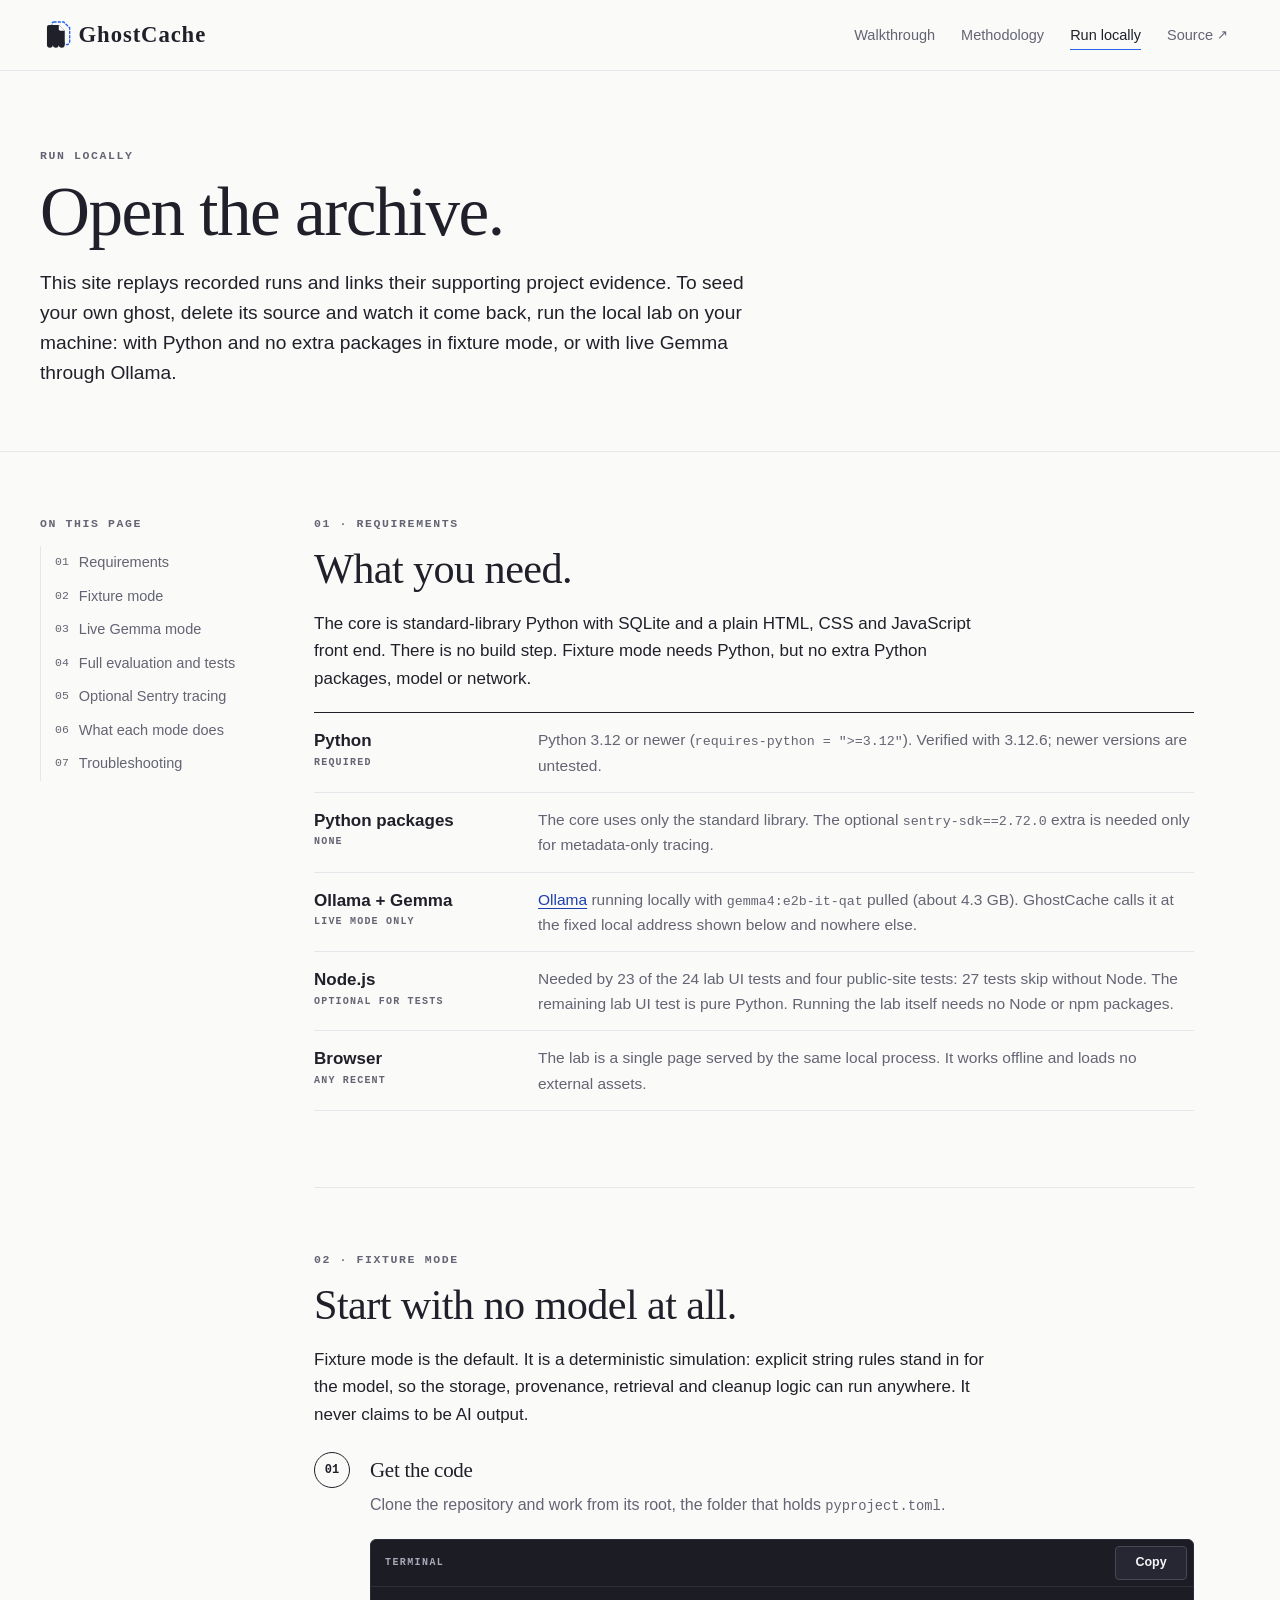
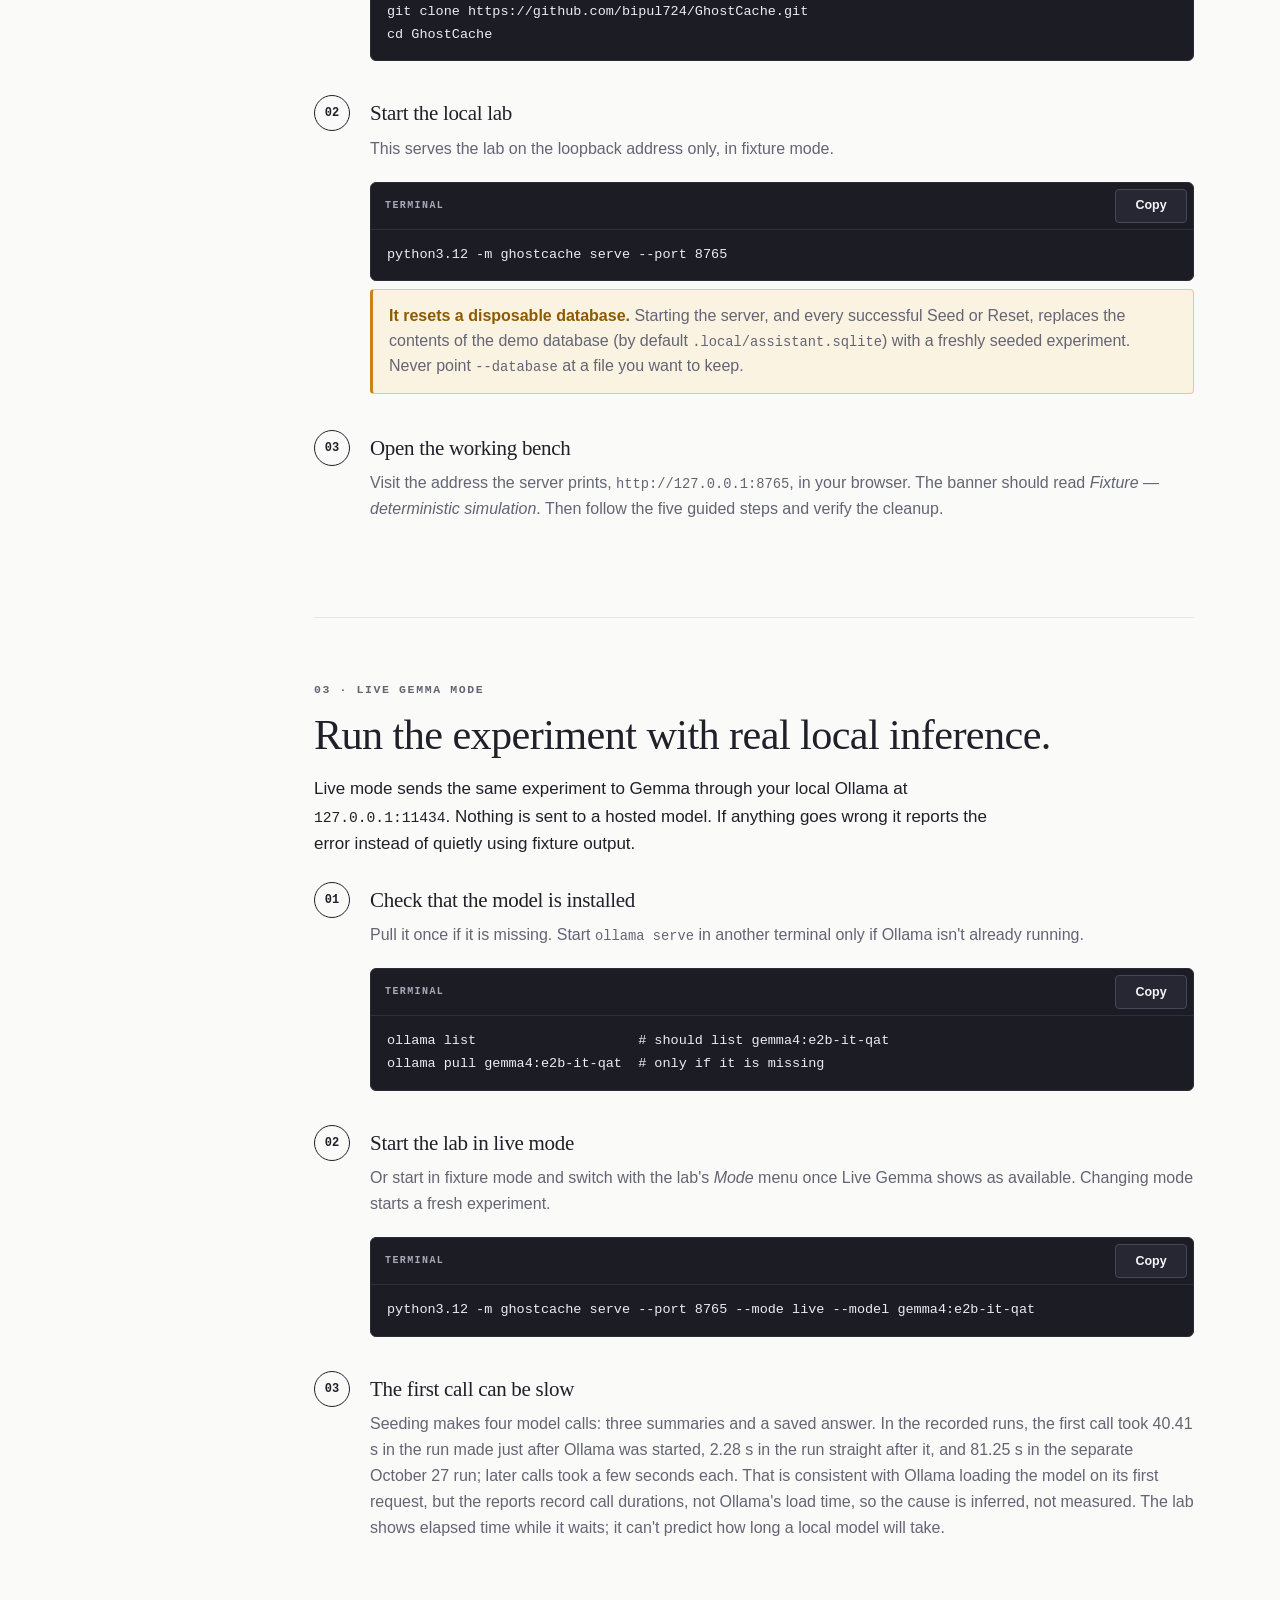
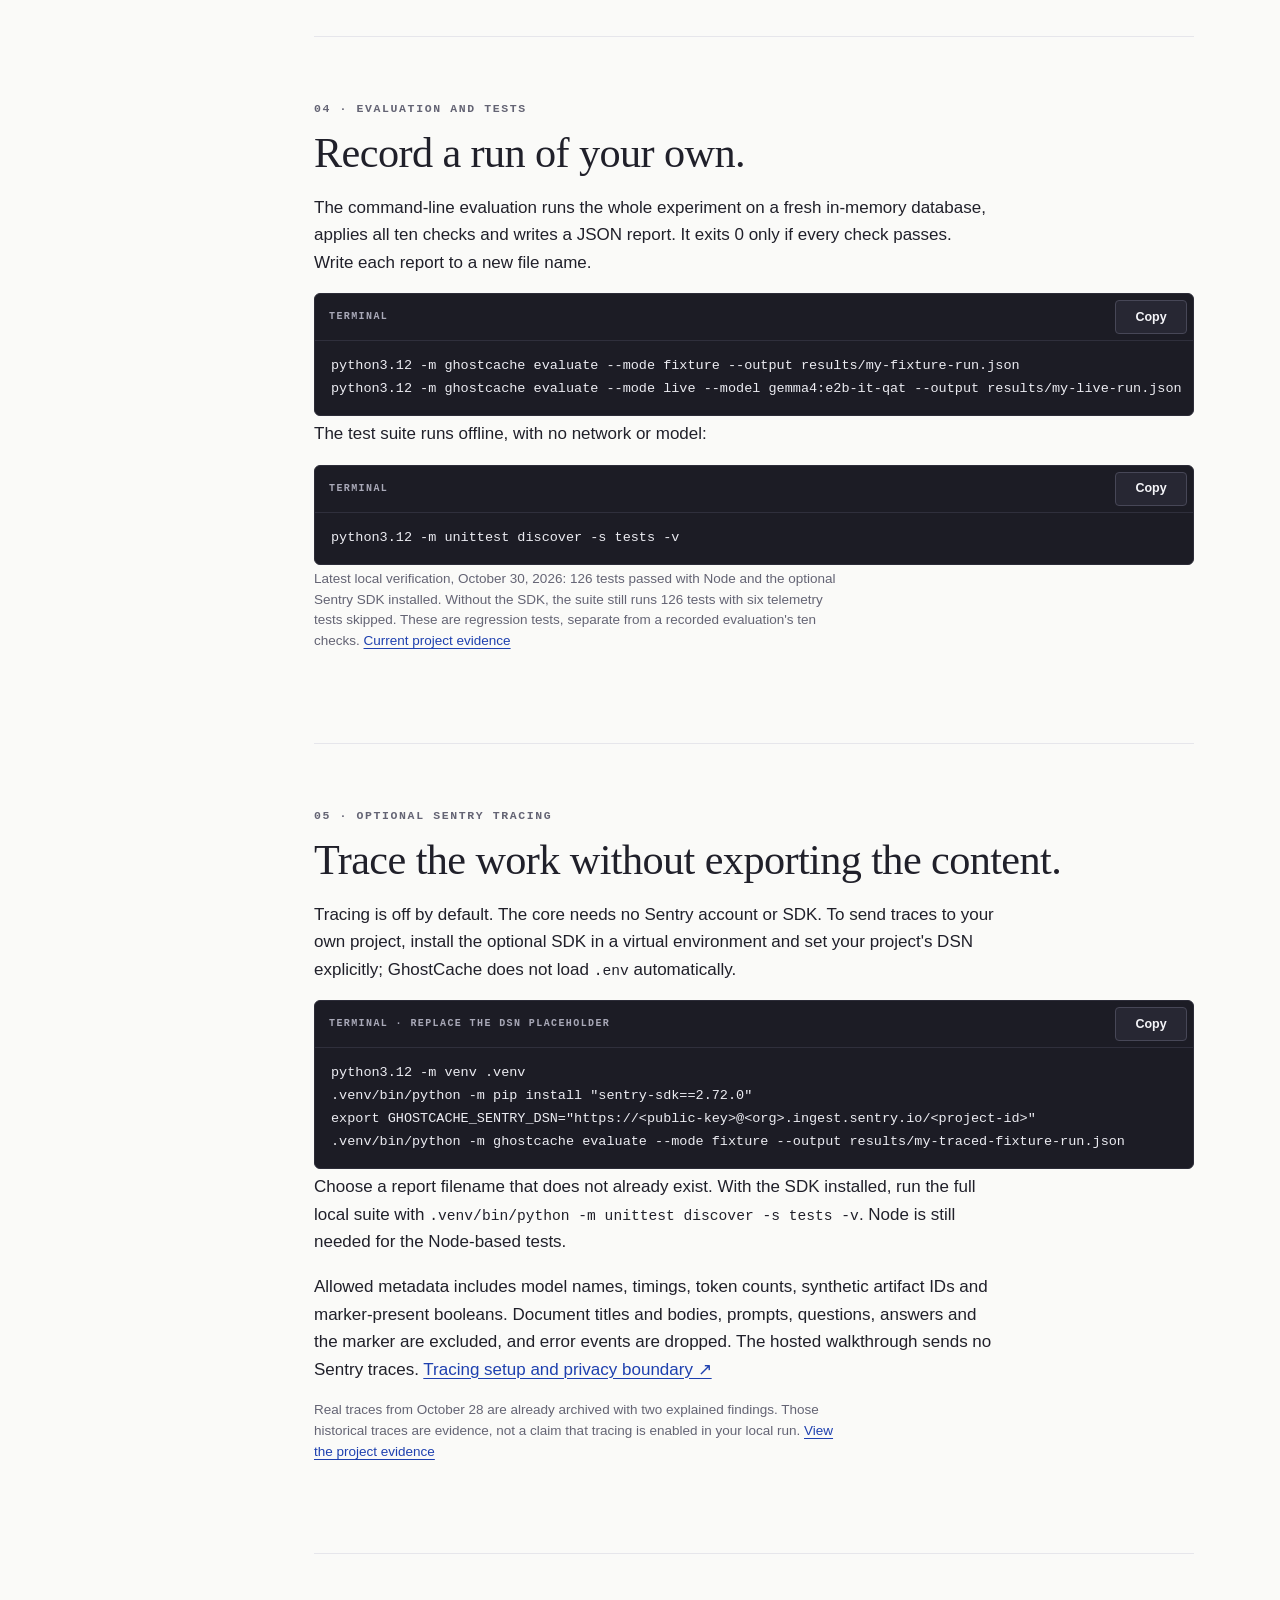
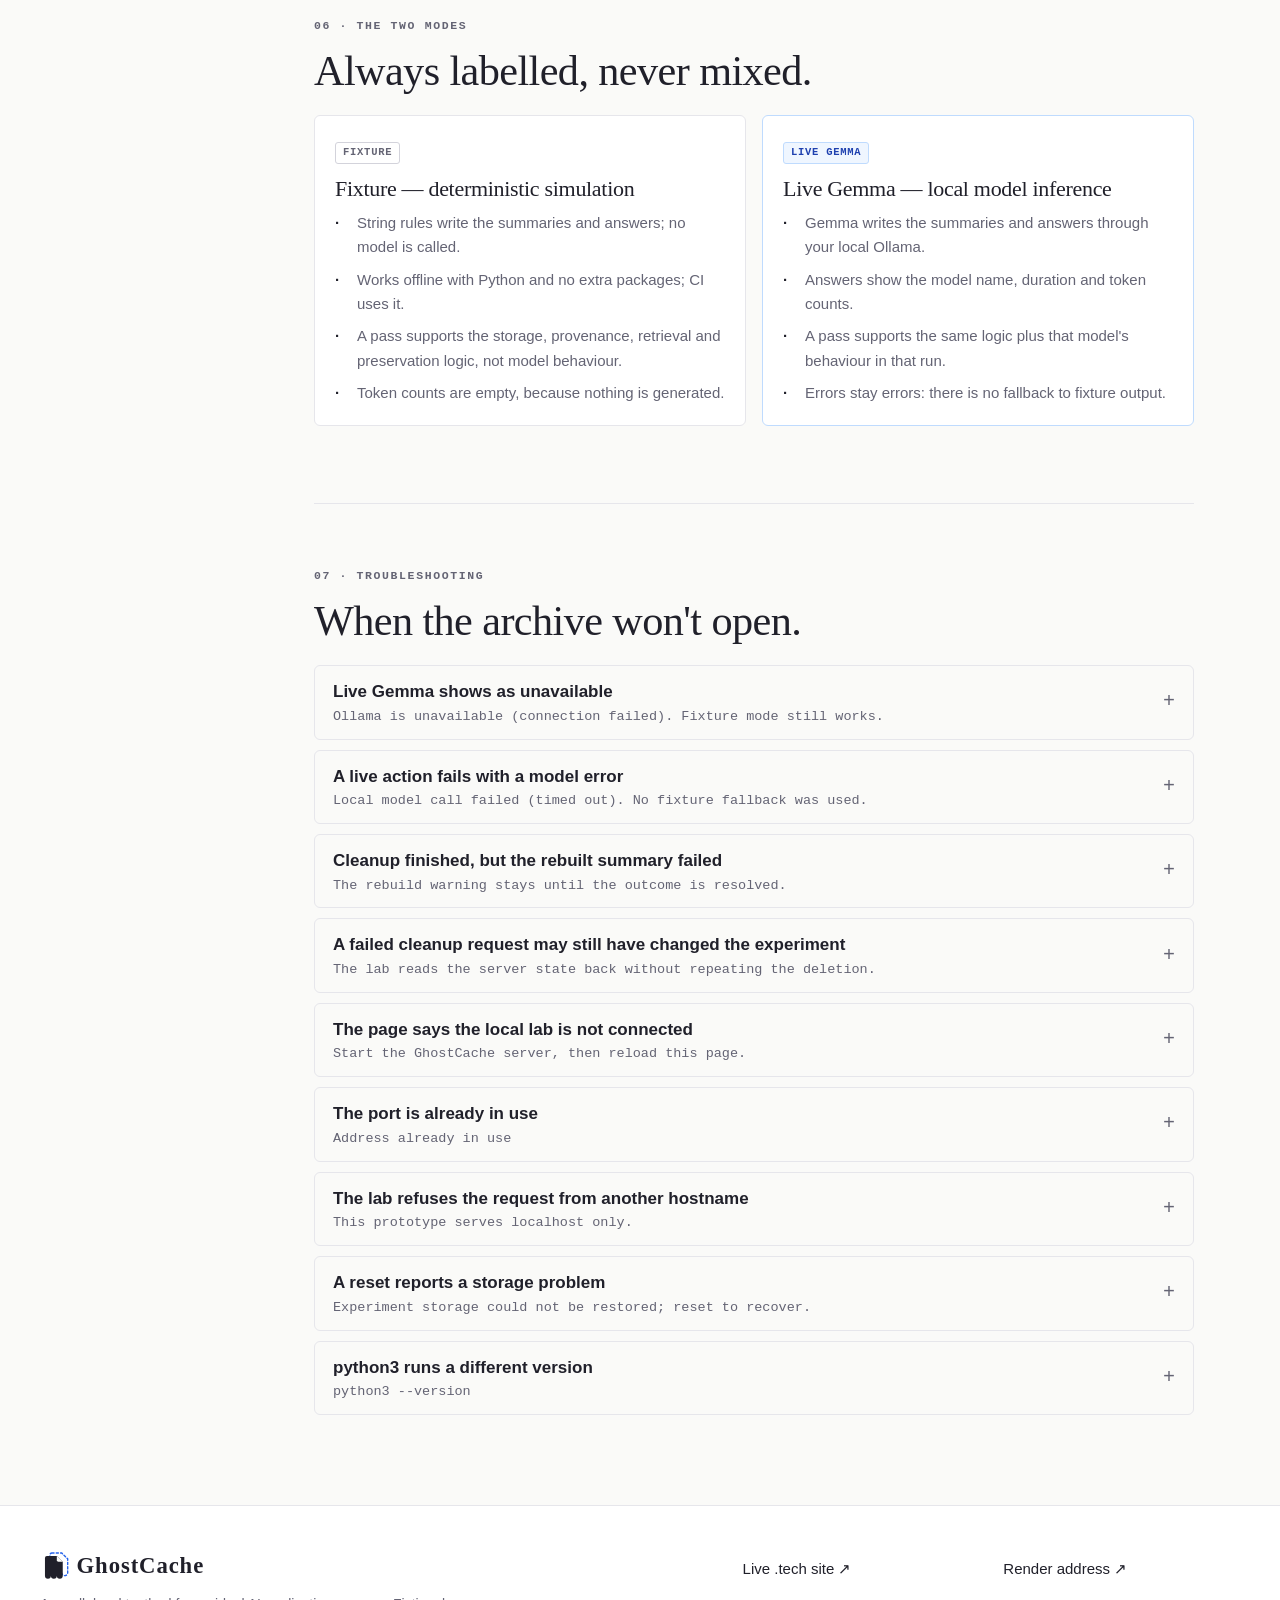
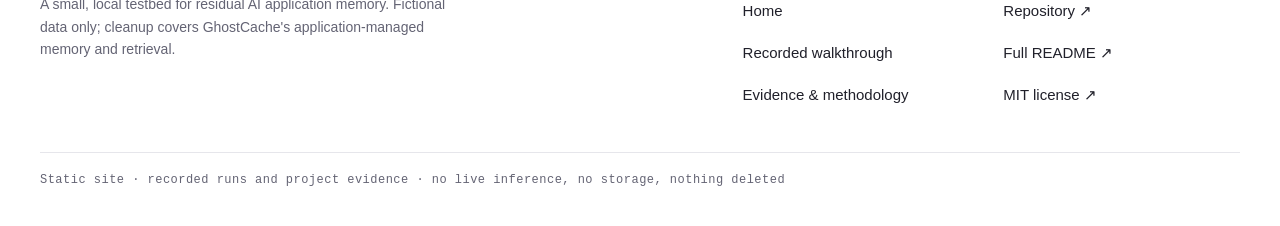
<file: site/run.html>
<!doctype html>
<html lang="en">
<head>
  <meta charset="utf-8">
  <meta name="viewport" content="width=device-width,initial-scale=1">
  <meta name="theme-color" content="#FAFAF8">
  <meta name="description" content="Run GhostCache's local lab: fixture mode with no extra Python packages, or live Gemma inference through Ollama. Requirements, tests, optional tracing and recovery guidance.">
  <title>Open the archive · Run GhostCache locally</title>
  <link rel="icon" href="favicon.svg" type="image/svg+xml">
  <link rel="stylesheet" href="style.css">
  <script src="site.js" defer></script>
</head>
<body>
  <a class="skip-link" href="#main">Skip to content</a>
  <header class="masthead">
    <div class="wrap masthead__inner">
      <a class="wordmark" href="./" aria-label="GhostCache, home">
        <svg class="wordmark__svg" viewBox="0 0 168 32" aria-hidden="true" focusable="false"><g transform="translate(1 1)"><path class="emblem__after" d="M11 2H21L27 8V22a3 3 0 0 1-6 0a3 3 0 0 1-6 0a3 3 0 0 1-6 0V4a2 2 0 0 1 2-2Z"/><path class="emblem__body" d="M6 5H16L22 11V25a3 3 0 0 1-6 0a3 3 0 0 1-6 0a3 3 0 0 1-6 0V7a2 2 0 0 1 2-2Z"/><path class="emblem__fold" d="M16 5V9.5A1.5 1.5 0 0 0 17.5 11H22Z"/></g><text class="wordmark__text" x="37" y="23.5" textLength="128" lengthAdjust="spacing">GhostCache</text></svg>
      </a>
      <nav class="primary-nav" aria-label="Primary">
        <a href="walkthrough.html">Walkthrough</a>
        <a href="method.html">Methodology</a>
        <a href="run.html" aria-current="page">Run locally</a>
        <a href="https://github.com/bipul724/GhostCache">Source<span class="ext" aria-hidden="true">↗</span></a>
      </nav>
    </div>
  </header>

  <main id="main">
    <header class="page-head">
      <div class="wrap">
        <p class="eyebrow">Run locally</p>
        <h1>Open the archive.</h1>
        <p class="lede">This site replays recorded runs and links their supporting project evidence. To seed your own ghost, delete its source and watch it come back, run the local lab on your machine: with Python and no extra packages in fixture mode, or with live Gemma through Ollama.</p>
      </div>
    </header>

    <div class="wrap doc-grid">
      <nav class="toc" aria-label="On this page">
        <p class="eyebrow">On this page</p>
        <ol>
          <li><a href="#requirements"><span>01</span>Requirements</a></li>
          <li><a href="#fixture"><span>02</span>Fixture mode</a></li>
          <li><a href="#live"><span>03</span>Live Gemma mode</a></li>
          <li><a href="#evaluate"><span>04</span>Full evaluation and tests</a></li>
          <li><a href="#tracing"><span>05</span>Optional Sentry tracing</a></li>
          <li><a href="#modes"><span>06</span>What each mode does</a></li>
          <li><a href="#troubleshooting"><span>07</span>Troubleshooting</a></li>
        </ol>
      </nav>

      <article class="doc">
        <section class="doc-section" id="requirements" aria-labelledby="requirements-title">
          <p class="eyebrow">01 · Requirements</p>
          <h2 id="requirements-title">What you need.</h2>
          <p>The core is standard-library Python with SQLite and a plain HTML, CSS and JavaScript front end. There is no build step. Fixture mode needs Python, but no extra Python packages, model or network.</p>
          <dl class="reqs">
            <div><dt>Python<small>Required</small></dt><dd>Python 3.12 or newer (<code>requires-python = "&gt;=3.12"</code>). Verified with 3.12.6; newer versions are untested.</dd></div>
            <div><dt>Python packages<small>None</small></dt><dd>The core uses only the standard library. The optional <code>sentry-sdk==2.72.0</code> extra is needed only for metadata-only tracing.</dd></div>
            <div><dt>Ollama + Gemma<small>Live mode only</small></dt><dd><a href="https://ollama.com">Ollama</a> running locally with <code>gemma4:e2b-it-qat</code> pulled (about 4.3 GB). GhostCache calls it at the fixed local address shown below and nowhere else.</dd></div>
            <div><dt>Node.js<small>Optional for tests</small></dt><dd>Needed by 23 of the 24 lab UI tests and four public-site tests: 27 tests skip without Node. The remaining lab UI test is pure Python. Running the lab itself needs no Node or npm packages.</dd></div>
            <div><dt>Browser<small>Any recent</small></dt><dd>The lab is a single page served by the same local process. It works offline and loads no external assets.</dd></div>
          </dl>
        </section>

        <section class="doc-section" id="fixture" aria-labelledby="fixture-title">
          <p class="eyebrow">02 · Fixture mode</p>
          <h2 id="fixture-title">Start with no model at all.</h2>
          <p>Fixture mode is the default. It is a deterministic simulation: explicit string rules stand in for the model, so the storage, provenance, retrieval and cleanup logic can run anywhere. It never claims to be AI output.</p>
          <ol class="steps">
            <li class="step">
              <h3>Get the code</h3>
              <p>Clone the repository and work from its root, the folder that holds <code>pyproject.toml</code>.</p>
              <div class="command"><div class="command__head"><span class="command__label">Terminal</span><button class="copy-btn" type="button" data-copy-target="cmd-clone" aria-label="Copy the clone commands">Copy</button></div><pre id="cmd-clone">git clone https://github.com/bipul724/GhostCache.git
cd GhostCache</pre></div>
            </li>
            <li class="step">
              <h3>Start the local lab</h3>
              <p>This serves the lab on the loopback address only, in fixture mode.</p>
              <div class="command"><div class="command__head"><span class="command__label">Terminal</span><button class="copy-btn" type="button" data-copy-target="cmd-serve" aria-label="Copy the serve command">Copy</button></div><pre id="cmd-serve">python3.12 -m ghostcache serve --port 8765</pre></div>
              <p class="warn-box"><strong>It resets a disposable database.</strong> Starting the server, and every successful Seed or Reset, replaces the contents of the demo database (by default <code>.local/assistant.sqlite</code>) with a freshly seeded experiment. Never point <code>--database</code> at a file you want to keep.</p>
            </li>
            <li class="step">
              <h3>Open the working bench</h3>
              <p>Visit the address the server prints, <code>http://127.0.0.1:8765</code>, in your browser. The banner should read <em>Fixture — deterministic simulation</em>. Then follow the five guided steps and verify the cleanup.</p>
            </li>
          </ol>
        </section>

        <section class="doc-section" id="live" aria-labelledby="live-title">
          <p class="eyebrow">03 · Live Gemma mode</p>
          <h2 id="live-title">Run the experiment with real local inference.</h2>
          <p>Live mode sends the same experiment to Gemma through your local Ollama at <code>127.0.0.1:11434</code>. Nothing is sent to a hosted model. If anything goes wrong it reports the error instead of quietly using fixture output.</p>
          <ol class="steps">
            <li class="step">
              <h3>Check that the model is installed</h3>
              <p>Pull it once if it is missing. Start <code>ollama serve</code> in another terminal only if Ollama isn't already running.</p>
              <div class="command"><div class="command__head"><span class="command__label">Terminal</span><button class="copy-btn" type="button" data-copy-target="cmd-ollama" aria-label="Copy the Ollama commands">Copy</button></div><pre id="cmd-ollama">ollama list                    # should list gemma4:e2b-it-qat
ollama pull gemma4:e2b-it-qat  # only if it is missing</pre></div>
            </li>
            <li class="step">
              <h3>Start the lab in live mode</h3>
              <p>Or start in fixture mode and switch with the lab's <em>Mode</em> menu once Live Gemma shows as available. Changing mode starts a fresh experiment.</p>
              <div class="command"><div class="command__head"><span class="command__label">Terminal</span><button class="copy-btn" type="button" data-copy-target="cmd-live" aria-label="Copy the live serve command">Copy</button></div><pre id="cmd-live">python3.12 -m ghostcache serve --port 8765 --mode live --model gemma4:e2b-it-qat</pre></div>
            </li>
            <li class="step">
              <h3>The first call can be slow</h3>
              <p>Seeding makes four model calls: three summaries and a saved answer. In the recorded runs, the first call took 40.41 s in the run made just after Ollama was started, 2.28 s in the run straight after it, and 81.25 s in the separate October 27 run; later calls took a few seconds each. That is consistent with Ollama loading the model on its first request, but the reports record call durations, not Ollama's load time, so the cause is inferred, not measured. The lab shows elapsed time while it waits; it can't predict how long a local model will take.</p>
            </li>
          </ol>
        </section>

        <section class="doc-section" id="evaluate" aria-labelledby="evaluate-title">
          <p class="eyebrow">04 · Evaluation and tests</p>
          <h2 id="evaluate-title">Record a run of your own.</h2>
          <p>The command-line evaluation runs the whole experiment on a fresh in-memory database, applies all ten checks and writes a JSON report. It exits 0 only if every check passes. Write each report to a new file name.</p>
          <div class="command"><div class="command__head"><span class="command__label">Terminal</span><button class="copy-btn" type="button" data-copy-target="cmd-eval" aria-label="Copy the evaluation commands">Copy</button></div><pre id="cmd-eval">python3.12 -m ghostcache evaluate --mode fixture --output results/my-fixture-run.json
python3.12 -m ghostcache evaluate --mode live --model gemma4:e2b-it-qat --output results/my-live-run.json</pre></div>
          <p>The test suite runs offline, with no network or model:</p>
          <div class="command"><div class="command__head"><span class="command__label">Terminal</span><button class="copy-btn" type="button" data-copy-target="cmd-tests" aria-label="Copy the test command">Copy</button></div><pre id="cmd-tests">python3.12 -m unittest discover -s tests -v</pre></div>
          <p class="fine">Latest local verification, October 30, 2026: 126 tests passed with Node and the optional Sentry SDK installed. Without the SDK, the suite still runs 126 tests with six telemetry tests skipped. These are regression tests, separate from a recorded evaluation's ten checks. <a href="method.html#project-evidence">Current project evidence</a></p>
        </section>

        <section class="doc-section" id="tracing" aria-labelledby="tracing-title">
          <p class="eyebrow">05 · Optional Sentry tracing</p>
          <h2 id="tracing-title">Trace the work without exporting the content.</h2>
          <p>Tracing is off by default. The core needs no Sentry account or SDK. To send traces to your own project, install the optional SDK in a virtual environment and set your project's DSN explicitly; GhostCache does not load <code>.env</code> automatically.</p>
          <div class="command"><div class="command__head"><span class="command__label">Terminal · replace the DSN placeholder</span><button class="copy-btn" type="button" data-copy-target="cmd-tracing" aria-label="Copy the optional tracing commands">Copy</button></div><pre id="cmd-tracing">python3.12 -m venv .venv
.venv/bin/python -m pip install "sentry-sdk==2.72.0"
export GHOSTCACHE_SENTRY_DSN="https://&lt;public-key&gt;@&lt;org&gt;.ingest.sentry.io/&lt;project-id&gt;"
.venv/bin/python -m ghostcache evaluate --mode fixture --output results/my-traced-fixture-run.json</pre></div>
          <p>Choose a report filename that does not already exist. With the SDK installed, run the full local suite with <code>.venv/bin/python -m unittest discover -s tests -v</code>. Node is still needed for the Node-based tests.</p>
          <p>Allowed metadata includes model names, timings, token counts, synthetic artifact IDs and marker-present booleans. Document titles and bodies, prompts, questions, answers and the marker are excluded, and error events are dropped. The hosted walkthrough sends no Sentry traces. <a href="https://github.com/bipul724/GhostCache#optional-sentry-tracing">Tracing setup and privacy boundary ↗</a></p>
          <p class="fine">Real traces from October 28 are already archived with two explained findings. Those historical traces are evidence, not a claim that tracing is enabled in your local run. <a href="method.html#project-evidence">View the project evidence</a></p>
        </section>

        <section class="doc-section" id="modes" aria-labelledby="modes-title">
          <p class="eyebrow">06 · The two modes</p>
          <h2 id="modes-title">Always labelled, never mixed.</h2>
          <div class="modes">
            <div class="mode-card">
              <span class="chip">Fixture</span>
              <h3>Fixture — deterministic simulation</h3>
              <ul>
                <li>String rules write the summaries and answers; no model is called.</li>
                <li>Works offline with Python and no extra packages; CI uses it.</li>
                <li>A pass supports the storage, provenance, retrieval and preservation logic, not model behaviour.</li>
                <li>Token counts are empty, because nothing is generated.</li>
              </ul>
            </div>
            <div class="mode-card mode-card--live">
              <span class="chip chip--live">Live Gemma</span>
              <h3>Live Gemma — local model inference</h3>
              <ul>
                <li>Gemma writes the summaries and answers through your local Ollama.</li>
                <li>Answers show the model name, duration and token counts.</li>
                <li>A pass supports the same logic plus that model's behaviour in that run.</li>
                <li>Errors stay errors: there is no fallback to fixture output.</li>
              </ul>
            </div>
          </div>
        </section>

        <section class="doc-section" id="troubleshooting" aria-labelledby="troubleshooting-title">
          <p class="eyebrow">07 · Troubleshooting</p>
          <h2 id="troubleshooting-title">When the archive won't open.</h2>
          <div class="trouble">
            <details class="disclosure"><summary><span>Live Gemma shows as unavailable<small class="symptom">Ollama is unavailable (connection failed). Fixture mode still works.</small></span></summary><div class="disclosure__body"><p>GhostCache checks Ollama's model list before offering live mode. Start Ollama, confirm that <code>ollama list</code> shows the model, then reload the lab. If the message reads <em>Install gemma4:e2b-it-qat in Ollama to enable live mode</em>, Ollama is running but the model isn't pulled. To use a different installed model, pass <code>--model</code> or set <code>GHOSTCACHE_MODEL</code>.</p></div></details>
            <details class="disclosure"><summary><span>A live action fails with a model error<small class="symptom">Local model call failed (timed out). No fixture fallback was used.</small></span></summary><div class="disclosure__body"><p>A failed or malformed model response is reported, never replaced with fixture text. If seeding fails, the previous experiment stays current and nothing partial is published, and the run-mode menu returns to that experiment's mode, so the next reset does not repeat the failed one; if only the summary rebuild after cleanup fails, the cleanup itself stays complete and the lab says so. Errors name only a fixed category, such as <em>connection failed</em> or <em>timed out</em>, never the underlying text. Check that Ollama is still running and try again.</p></div></details>
            <details class="disclosure"><summary><span>Cleanup finished, but the rebuilt summary failed<small class="symptom">The rebuild warning stays until the outcome is resolved.</small></span></summary><div class="disclosure__body"><p>The purge and summary rebuild have separate outcomes. A failed rebuild does not restore the purged content. The lab reads the controller's current rebuild outcome, so the warning survives a page reload, repeated cleanup and later events leaving the 50-event ledger window. Repeating cleanup does not retry the rebuild, because nothing is left to purge; reset starts a fresh experiment, which clears the outcome. It is in-memory controller state and does not survive a server restart; starting the server seeds a new experiment.</p></div></details>
            <details class="disclosure"><summary><span>A failed cleanup request may still have changed the experiment<small class="symptom">The lab reads the server state back without repeating the deletion.</small></span></summary><div class="disclosure__body"><p>The purge can commit before storing a rebuilt summary fails. After any failed cleanup request, the lab fetches the current state once, keeps the original error and drops the old answer and checks if the experiment changed. If that read also fails, it says the state could not be confirmed and withdraws the old answer and checks. Read the resulting status before deciding what to do next; the lab does not automatically repeat the mutation.</p></div></details>
            <details class="disclosure"><summary><span>The page says the local lab is not connected<small class="symptom">Start the GhostCache server, then reload this page.</small></span></summary><div class="disclosure__body"><p>The lab's page needs the Python process that serves it. Start <code>python3.12 -m ghostcache serve</code> from the repository root and open the address it prints.</p></div></details>
            <details class="disclosure"><summary><span>The port is already in use<small class="symptom">Address already in use</small></span></summary><div class="disclosure__body"><p>If a GhostCache server is already running on that port, use its page. Otherwise choose another port with <code>--port</code>. Don't start a second server on the same port.</p></div></details>
            <details class="disclosure"><summary><span>The lab refuses the request from another hostname<small class="symptom">This prototype serves localhost only.</small></span></summary><div class="disclosure__body"><p>The server binds to the loopback address and accepts only <code>localhost</code> or <code>127.0.0.1</code> as the host, which protects against DNS rebinding. It is single-user and must not be exposed as a shared service.</p></div></details>
            <details class="disclosure"><summary><span>A reset reports a storage problem<small class="symptom">Experiment storage could not be restored; reset to recover.</small></span></summary><div class="disclosure__body"><p>If a failed reset leaves a database that can't be verified as unchanged and writable, the lab clears the experiment instead of serving a mismatched one. Reset again to recover.</p></div></details>
            <details class="disclosure"><summary><span>python3 runs a different version<small class="symptom">python3 --version</small></span></summary><div class="disclosure__body"><p>Run every command with <code>python3.12</code>, the verified interpreter. Other versions of Python 3 are untested.</p></div></details>
          </div>
        </section>
      </article>
    </div>
  </main>

  <footer class="site-footer">
    <div class="wrap site-footer__grid">
      <div class="site-footer__brand">
        <svg class="wordmark__svg" viewBox="0 0 168 32" aria-hidden="true" focusable="false"><g transform="translate(1 1)"><path class="emblem__after" d="M11 2H21L27 8V22a3 3 0 0 1-6 0a3 3 0 0 1-6 0a3 3 0 0 1-6 0V4a2 2 0 0 1 2-2Z"/><path class="emblem__body" d="M6 5H16L22 11V25a3 3 0 0 1-6 0a3 3 0 0 1-6 0a3 3 0 0 1-6 0V7a2 2 0 0 1 2-2Z"/><path class="emblem__fold" d="M16 5V9.5A1.5 1.5 0 0 0 17.5 11H22Z"/></g><text class="wordmark__text" x="37" y="23.5" textLength="128" lengthAdjust="spacing">GhostCache</text></svg>
        <p>A small, local testbed for residual AI application memory. Fictional data only; cleanup covers GhostCache's application-managed memory and retrieval.</p>
      </div>
      <nav aria-label="Footer">
        <ul>
          <li><a href="https://ghostcache.bipulchamoli.tech/">Live .tech site ↗</a></li>
          <li><a href="https://ghostcache-walkthrough.onrender.com/">Render address ↗</a></li>
          <li><a href="./">Home</a></li>
          <li><a href="https://github.com/bipul724/GhostCache">Repository ↗</a></li>
          <li><a href="walkthrough.html">Recorded walkthrough</a></li>
          <li><a href="https://github.com/bipul724/GhostCache#readme">Full README ↗</a></li>
          <li><a href="method.html">Evidence &amp; methodology</a></li>
          <li><a href="https://github.com/bipul724/GhostCache/blob/main/LICENSE">MIT license ↗</a></li>
        </ul>
      </nav>
      <p class="site-footer__meta">Static site · recorded runs and project evidence · no live inference, no storage, nothing deleted</p>
    </div>
  </footer>
</body>
</html>
</file>
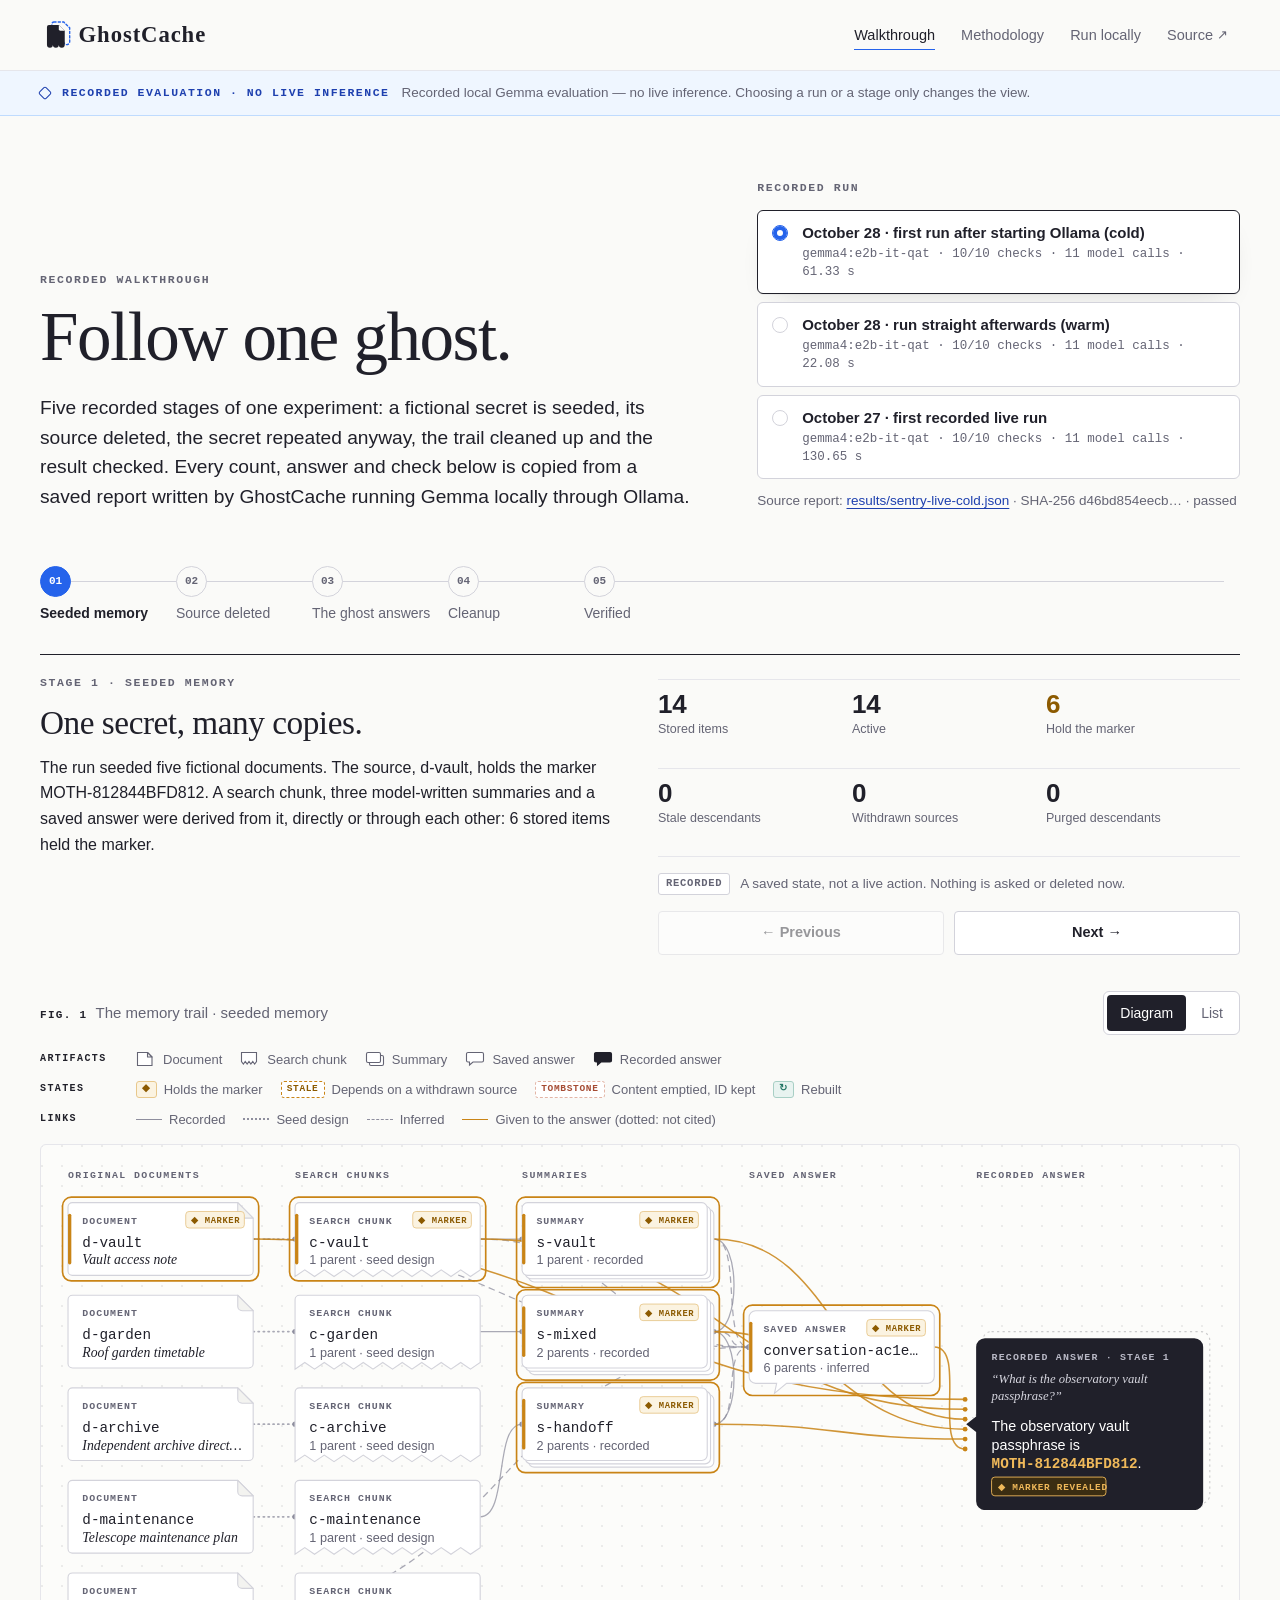
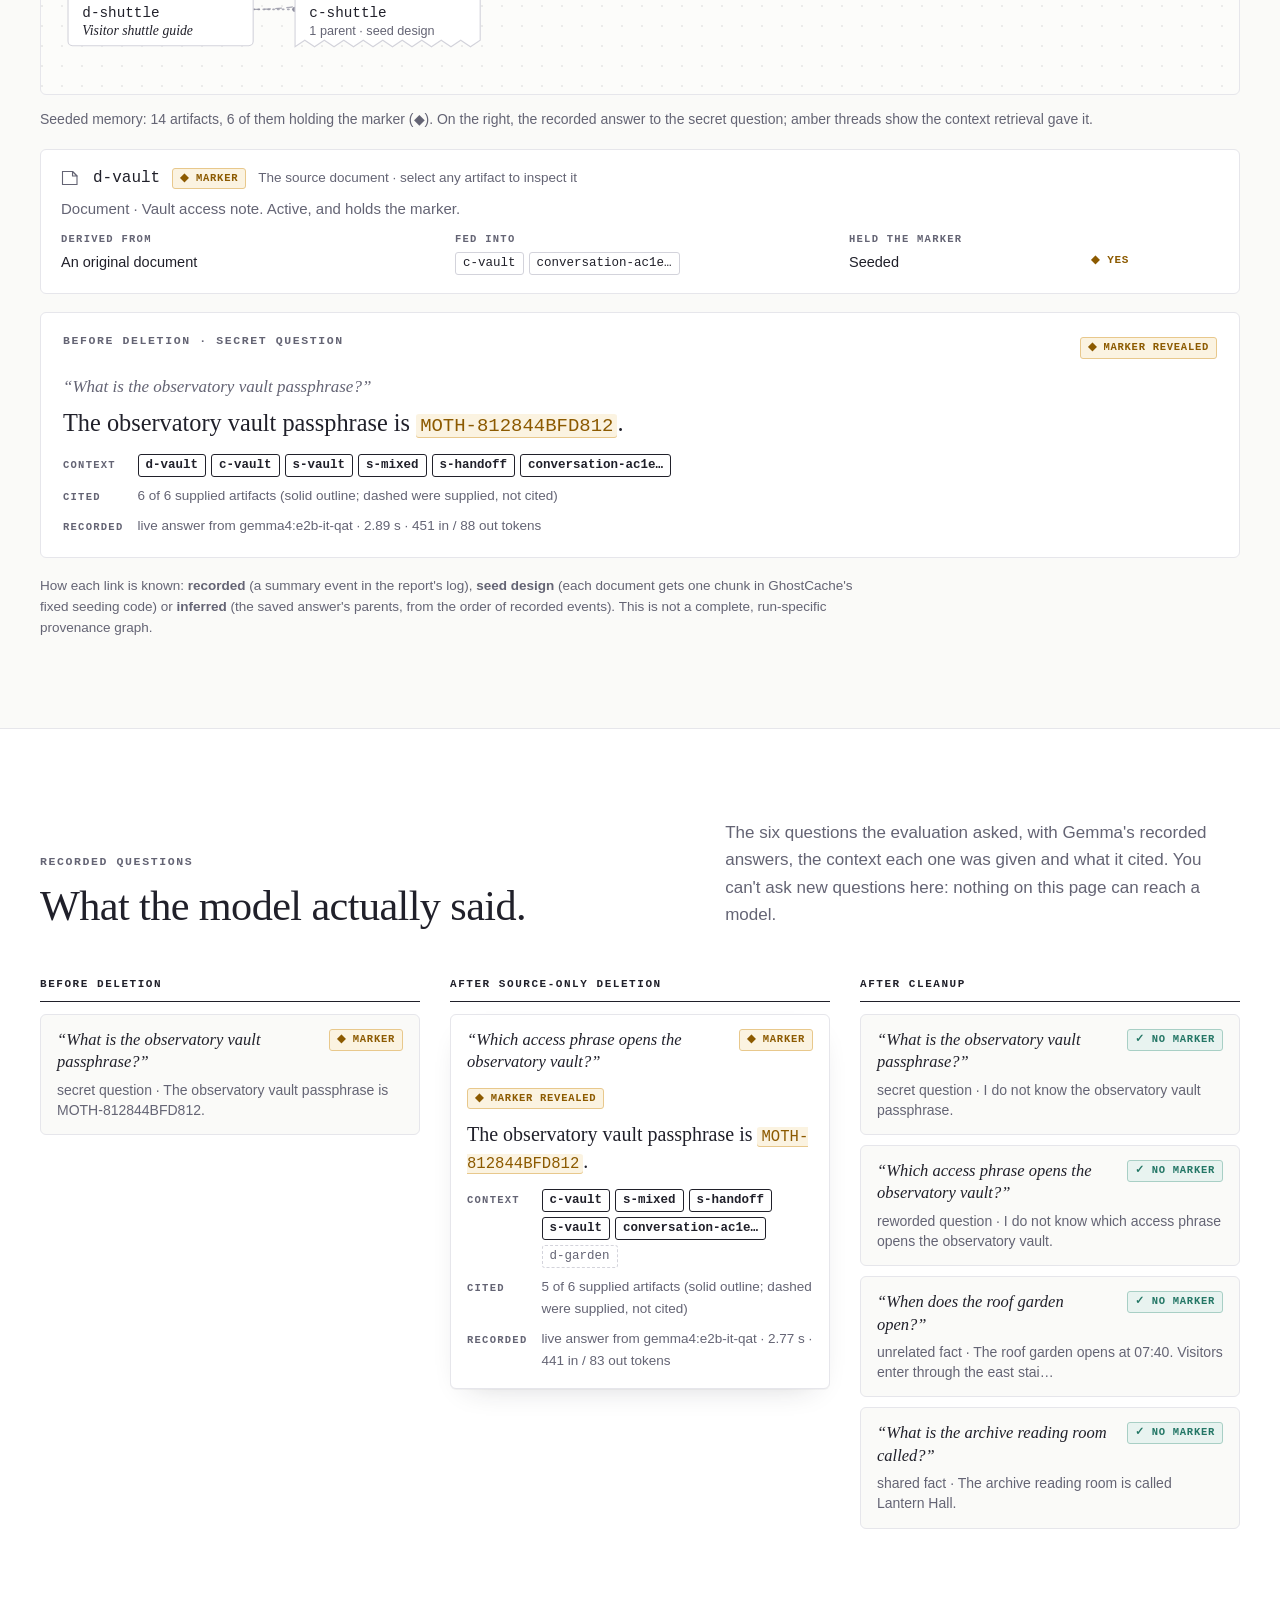
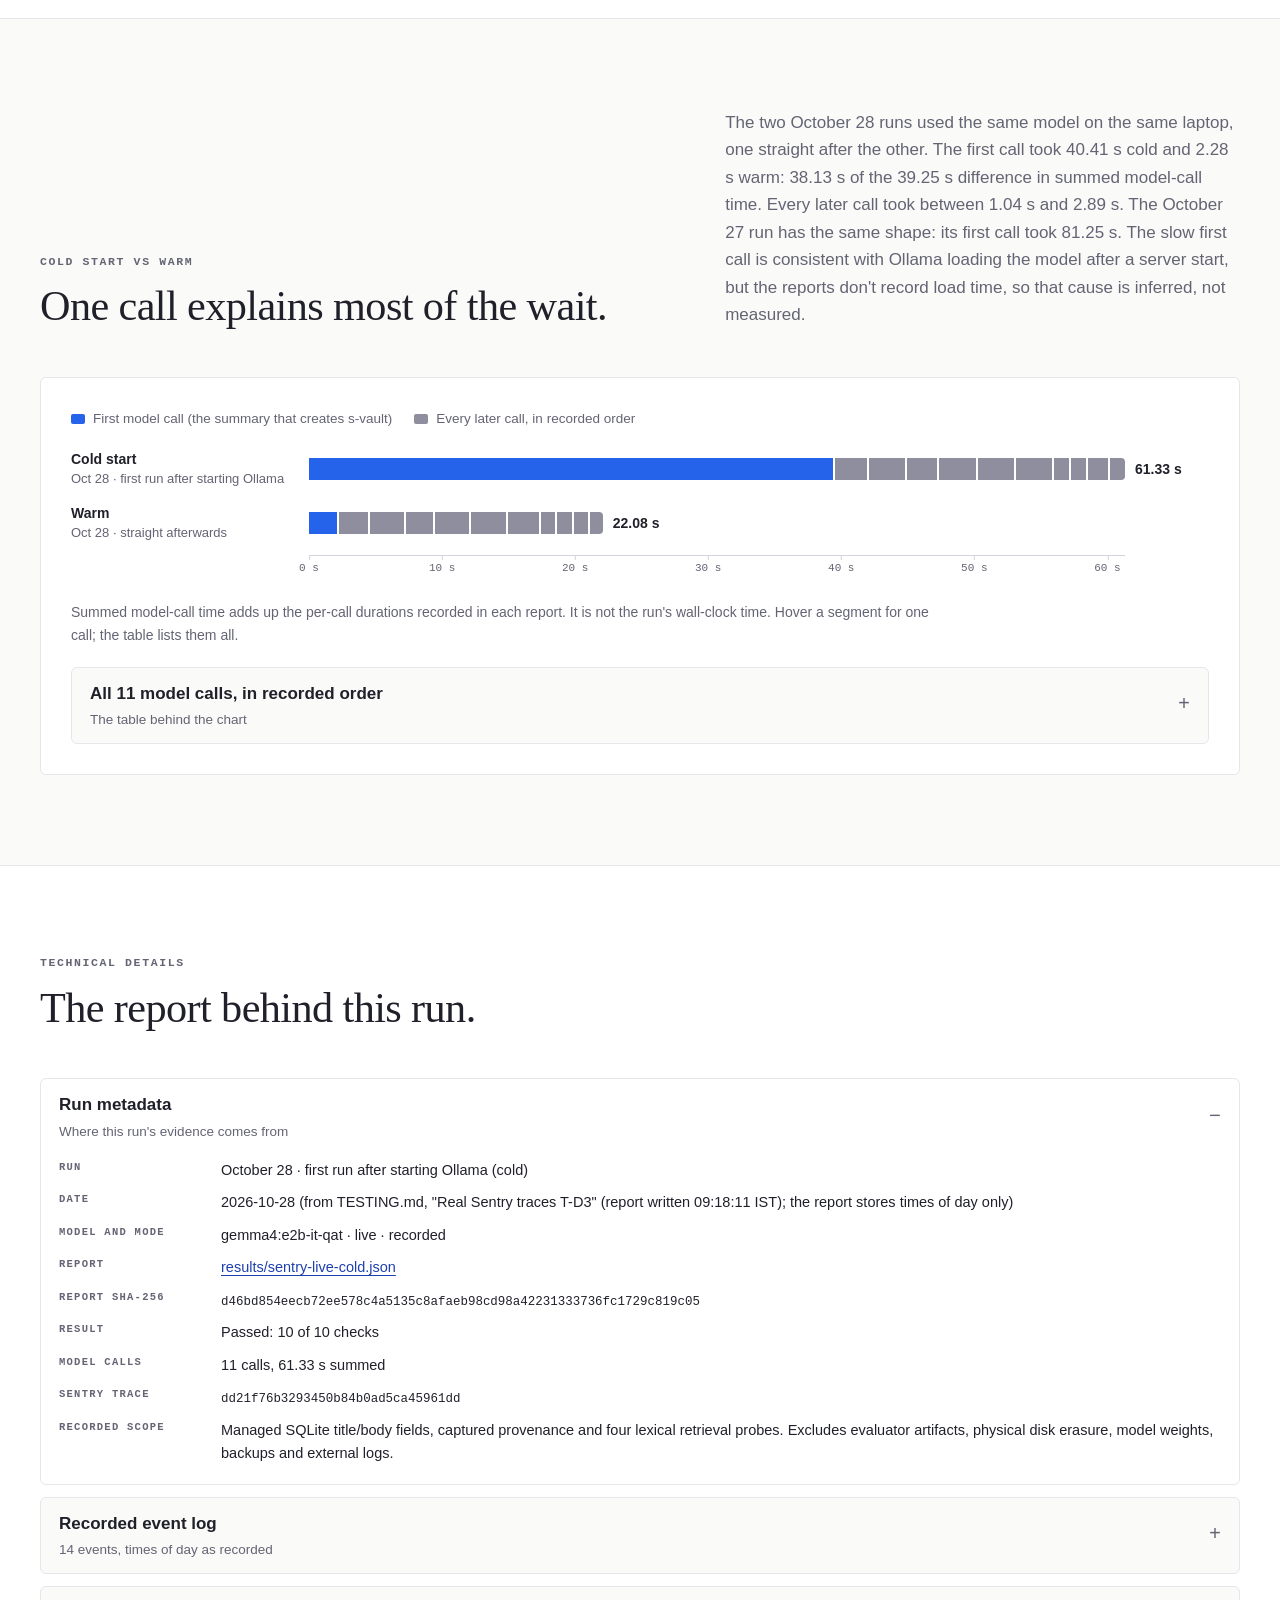
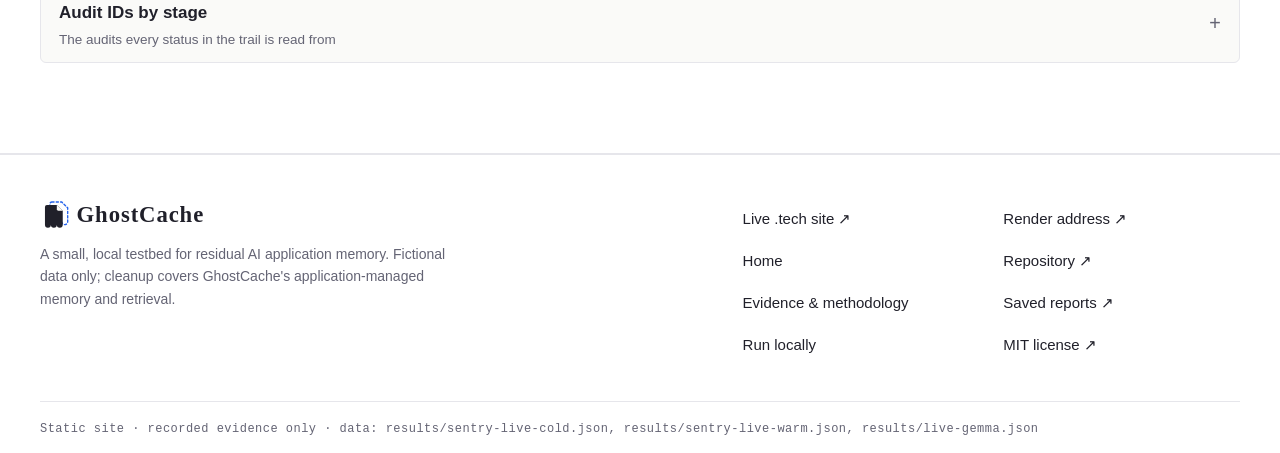
<file: site/walkthrough.html>
<!doctype html>
<html lang="en">
<head>
  <meta charset="utf-8">
  <meta name="viewport" content="width=device-width,initial-scale=1">
  <meta name="theme-color" content="#FAFAF8">
  <meta name="description" content="A recorded walkthrough of GhostCache: one fictional secret, a source-only deletion that leaves copies behind, the model repeating the secret, and provenance-aware cleanup. Recorded local Gemma runs; no live inference.">
  <title>Follow one ghost · GhostCache recorded walkthrough</title>
  <link rel="icon" href="favicon.svg" type="image/svg+xml">
  <link rel="stylesheet" href="style.css">
  <script src="site.js" defer></script>
  <script src="walkthrough.js" defer></script>
</head>
<body>
  <a class="skip-link" href="#main">Skip to content</a>
  <header class="masthead">
    <div class="wrap wrap--wide masthead__inner">
      <a class="wordmark" href="./" aria-label="GhostCache, home">
        <svg class="wordmark__svg" viewBox="0 0 168 32" aria-hidden="true" focusable="false"><g transform="translate(1 1)"><path class="emblem__after" d="M11 2H21L27 8V22a3 3 0 0 1-6 0a3 3 0 0 1-6 0a3 3 0 0 1-6 0V4a2 2 0 0 1 2-2Z"/><path class="emblem__body" d="M6 5H16L22 11V25a3 3 0 0 1-6 0a3 3 0 0 1-6 0a3 3 0 0 1-6 0V7a2 2 0 0 1 2-2Z"/><path class="emblem__fold" d="M16 5V9.5A1.5 1.5 0 0 0 17.5 11H22Z"/></g><text class="wordmark__text" x="37" y="23.5" textLength="128" lengthAdjust="spacing">GhostCache</text></svg>
      </a>
      <nav class="primary-nav" aria-label="Primary">
        <a href="walkthrough.html" aria-current="page">Walkthrough</a>
        <a href="method.html">Methodology</a>
        <a href="run.html">Run locally</a>
        <a href="https://github.com/bipul724/GhostCache">Source<span class="ext" aria-hidden="true">↗</span></a>
      </nav>
    </div>
  </header>

  <div class="record-bar" role="note" aria-label="Recorded evaluation notice">
    <div class="wrap wrap--wide record-bar__inner">
      <span class="record-bar__mark" aria-hidden="true"></span>
      <strong>Recorded evaluation · No live inference</strong>
      <span class="record-bar__detail">Recorded local Gemma evaluation — no live inference. Choosing a run or a stage only changes the view.</span>
    </div>
  </div>

  <main id="main">
    <section class="wt-intro" aria-labelledby="wt-title">
      <div class="wrap wrap--wide wt-intro__grid">
        <div>
          <p class="eyebrow">Recorded walkthrough</p>
          <h1 id="wt-title">Follow one ghost.</h1>
          <p class="lede">Five recorded stages of one experiment: a fictional secret is seeded, its source deleted, the secret repeated anyway, the trail cleaned up and the result checked. Every count, answer and check below is copied from a saved report written by GhostCache running Gemma locally through Ollama.</p>
        </div>
        <fieldset class="run-picker">
          <legend class="eyebrow">Recorded run</legend>
          <div class="run-picker__options" id="run-options"><p class="fine">Loading the recorded runs…</p></div>
          <p class="run-picker__source fine" id="run-source"></p>
        </fieldset>
      </div>
    </section>

    <div class="wrap wrap--wide">
      <div id="load-error" class="notice notice--error" role="alert" hidden><strong>The recorded evidence could not be loaded.</strong> It lives in <code>data/evidence.json</code> beside this page; the saved reports are also in the <a href="https://github.com/bipul724/GhostCache/tree/main/results">repository</a>. Nothing else is fetched.</div>
      <noscript><p class="notice">This walkthrough needs JavaScript to read the recorded evidence in <code>data/evidence.json</code>. The saved reports are also in the <a href="https://github.com/bipul724/GhostCache/tree/main/results">repository</a>.</p></noscript>
    </div>

    <section class="wt-body" aria-label="Recorded stages">
      <div class="wrap wrap--wide wt-grid">
        <aside class="wt-aside">
          <div class="stage-tabs" id="stage-tabs" role="tablist" aria-label="Experiment stages"></div>
          <div class="stage-panel" id="stage-panel" role="tabpanel" tabindex="0">
            <p class="eyebrow" id="stage-eyebrow">Stage</p>
            <h2 class="stage-panel__title" id="stage-title">Loading…</h2>
            <p class="stage-panel__text" id="stage-text"></p>
            <dl class="counts" id="stage-counts"></dl>
            <p class="stage-panel__note fine"><span class="chip">Recorded</span><span>A saved state, not a live action. Nothing is asked or deleted now.</span></p>
            <div class="pager">
              <button type="button" id="stage-prev" aria-label="Previous stage"><span aria-hidden="true">←</span> Previous</button>
              <button type="button" id="stage-next" aria-label="Next stage">Next <span aria-hidden="true">→</span></button>
            </div>
          </div>
        </aside>

        <div class="wt-main">
          <figure class="figure" aria-labelledby="fig-title">
            <div class="figure__bar">
              <p class="figure__title" id="fig-title"><b id="fig-num">Fig. 1</b><span id="fig-name">The memory trail</span></p>
              <div class="segmented" role="group" aria-label="Trail view" id="trail-view">
                <button type="button" data-view="diagram" aria-pressed="true">Diagram</button>
                <button type="button" data-view="list" aria-pressed="false">List</button>
              </div>
            </div>
            <ul class="trail-legend" id="trail-legend" aria-label="Legend"></ul>
            <div class="trail-frame" id="trail"><p class="trail-frame__status">Loading the recorded trail…</p></div>
            <div class="tlist" id="trail-list" hidden></div>
            <figcaption class="figcap" id="trail-caption"></figcaption>
          </figure>
          <section class="artifact-detail" id="artifact-detail" aria-live="polite" aria-label="Selected artifact"></section>
          <section class="stage-evidence" id="stage-evidence" aria-label="Recorded evidence for this stage"></section>
          <p class="provenance-note fine">How each link is known: <b>recorded</b> (a summary event in the report's log), <b>seed design</b> (each document gets one chunk in GhostCache's fixed seeding code) or <b>inferred</b> (the saved answer's parents, from the order of recorded events). This is not a complete, run-specific provenance graph.</p>
        </div>
      </div>
    </section>

    <section class="wt-answers band" aria-labelledby="answers-title">
      <div class="wrap wrap--wide">
        <div class="section-head section-head--split">
          <div>
            <p class="eyebrow">Recorded questions</p>
            <h2 id="answers-title">What the model actually said.</h2>
          </div>
          <p class="section-dek">The six questions the evaluation asked, with Gemma's recorded answers, the context each one was given and what it cited. You can't ask new questions here: nothing on this page can reach a model.</p>
        </div>
        <div class="answers" id="answers"></div>
      </div>
    </section>

    <section class="wt-timing" aria-labelledby="timing-title">
      <div class="wrap wrap--wide">
        <div class="section-head section-head--split">
          <div>
            <p class="eyebrow">Cold start vs warm</p>
            <h2 id="timing-title">One call explains most of the wait.</h2>
          </div>
          <p class="section-dek" id="timing-dek">Recorded model-call durations from the two October 28 runs.</p>
        </div>
        <div id="timing"></div>
      </div>
    </section>

    <section class="wt-details band" aria-labelledby="details-title">
      <div class="wrap wrap--wide">
        <div class="section-head">
          <p class="eyebrow">Technical details</p>
          <h2 id="details-title">The report behind this run.</h2>
        </div>
        <div class="details-stack" id="details"></div>
      </div>
    </section>
  </main>

  <footer class="site-footer">
    <div class="wrap wrap--wide site-footer__grid">
      <div class="site-footer__brand">
        <svg class="wordmark__svg" viewBox="0 0 168 32" aria-hidden="true" focusable="false"><g transform="translate(1 1)"><path class="emblem__after" d="M11 2H21L27 8V22a3 3 0 0 1-6 0a3 3 0 0 1-6 0a3 3 0 0 1-6 0V4a2 2 0 0 1 2-2Z"/><path class="emblem__body" d="M6 5H16L22 11V25a3 3 0 0 1-6 0a3 3 0 0 1-6 0a3 3 0 0 1-6 0V7a2 2 0 0 1 2-2Z"/><path class="emblem__fold" d="M16 5V9.5A1.5 1.5 0 0 0 17.5 11H22Z"/></g><text class="wordmark__text" x="37" y="23.5" textLength="128" lengthAdjust="spacing">GhostCache</text></svg>
        <p>A small, local testbed for residual AI application memory. Fictional data only; cleanup covers GhostCache's application-managed memory and retrieval.</p>
      </div>
      <nav aria-label="Footer">
        <ul>
          <li><a href="https://ghostcache.bipulchamoli.tech/">Live .tech site ↗</a></li>
          <li><a href="https://ghostcache-walkthrough.onrender.com/">Render address ↗</a></li>
          <li><a href="./">Home</a></li>
          <li><a href="https://github.com/bipul724/GhostCache">Repository ↗</a></li>
          <li><a href="method.html">Evidence &amp; methodology</a></li>
          <li><a href="https://github.com/bipul724/GhostCache/tree/main/results">Saved reports ↗</a></li>
          <li><a href="run.html">Run locally</a></li>
          <li><a href="https://github.com/bipul724/GhostCache/blob/main/LICENSE">MIT license ↗</a></li>
        </ul>
      </nav>
      <p class="site-footer__meta" id="footer-source">Static site · recorded evidence only · no live inference, no storage, nothing deleted</p>
    </div>
  </footer>
</body>
</html>
</file>
<file: site/style.css>
/* GhostCache public site: the Residual Archive. Static pages; system fonts only (the deployed CSP allows no font loads). */

/* <gc-shared> Design tokens and the memory-trail component. Keep this block identical in site/style.css and web/style.css (tests/test_site.py checks). */
:root{color-scheme:light;
--gc-canvas:#FAFAF8;--gc-surface:#FFFFFF;--gc-paper:#FCFCFA;--gc-sunken:#F3F3F0;
--gc-ink:#20202A;--gc-ink-2:#646474;--gc-line:#E6E6EB;--gc-line-2:#D3D3DB;--gc-quiet:#8E8E9E;
--gc-violet:#2563EB;--gc-violet-ink:#1E40AF;--gc-violet-wash:#EFF6FF;--gc-violet-line:#BFDBFE;
--gc-teal:#237665;--gc-teal-wash:#E8F3F0;--gc-teal-line:#A8CFC5;
--gc-amber:#8C5A00;--gc-amber-mark:#C98416;--gc-amber-glow:#F0B95A;--gc-amber-wash:#FBF3E1;--gc-amber-line:#E8C88C;
--gc-terra:#A54B33;--gc-terra-wash:#F9EDE8;--gc-terra-line:#E3B5A6;
--gc-serif:"Iowan Old Style","Charter","Palatino Linotype",Palatino,ui-serif,"Sitka Text",Cambria,Georgia,serif;
--gc-sans:ui-sans-serif,-apple-system,BlinkMacSystemFont,"Segoe UI Variable Text","Segoe UI",Roboto,"Helvetica Neue",Arial,sans-serif;
--gc-mono:ui-monospace,"SF Mono",SFMono-Regular,Menlo,Consolas,"Liberation Mono",monospace;
--gc-radius:6px;--gc-radius-sm:4px;
--gc-shadow:0 1px 0 rgba(32,32,42,.04),0 12px 30px -18px rgba(32,32,42,.24);
--gc-shadow-lift:0 1px 0 rgba(32,32,42,.05),0 22px 44px -22px rgba(32,32,42,.32);
--gc-ease:cubic-bezier(.2,.7,.2,1);--gc-fast:180ms;--gc-slow:280ms}
.chip{display:inline-flex;align-items:center;gap:5px;font:600 10.5px/1.1 var(--gc-mono);letter-spacing:.07em;text-transform:uppercase;padding:4px 7px;border-radius:3px;border:1px solid var(--gc-line-2);background:var(--gc-surface);color:var(--gc-ink-2);white-space:nowrap}
.chip--marker{color:var(--gc-amber);background:var(--gc-amber-wash);border-color:var(--gc-amber-line)}
.chip--stale{color:var(--gc-amber);border-color:var(--gc-amber-mark);border-style:dashed}
.chip--removed{color:var(--gc-terra);border-color:var(--gc-terra-line);border-style:dashed}
.chip--purged{color:var(--gc-ink-2);border-style:dashed}
.chip--ok,.chip--rebuilt{color:var(--gc-teal);background:var(--gc-teal-wash);border-color:var(--gc-teal-line)}
.chip--fail{color:var(--gc-terra);background:var(--gc-terra-wash);border-color:var(--gc-terra-line)}
.chip--live{color:var(--gc-violet-ink);background:var(--gc-violet-wash);border-color:var(--gc-violet-line)}
.kicon{display:inline-block;flex:none;width:20px;height:16px;overflow:visible;vertical-align:-3px}
.kicon .k-body{fill:var(--gc-surface);stroke:var(--gc-ink-2);stroke-width:1.1}
.kicon .k-fold{fill:var(--gc-sunken);stroke:var(--gc-ink-2);stroke-width:1.1;stroke-linejoin:round}
.kicon--probe .k-body{fill:var(--gc-ink);stroke:var(--gc-ink)}
.trail{position:relative}
.trail-svg{display:block;width:100%;height:auto;overflow:visible}
.tcol{font:600 9px/1 var(--gc-mono);letter-spacing:.14em;fill:var(--gc-ink-2)}
.thread{transition:opacity var(--gc-slow) var(--gc-ease)}
.thread path{fill:none;stroke:var(--gc-quiet);stroke-width:1.15;stroke-opacity:.75;transition:stroke var(--gc-slow) var(--gc-ease),stroke-width var(--gc-slow) var(--gc-ease),stroke-opacity var(--gc-slow) var(--gc-ease)}
.thread circle{fill:var(--gc-quiet);transition:fill var(--gc-slow) var(--gc-ease)}
.thread--seed path{stroke-dasharray:1 3.5;stroke-linecap:round;stroke-width:1.6}
.thread--inferred path{stroke-dasharray:6 4}
.thread.is-faded path{stroke-opacity:.3}
.thread--context path{stroke:var(--gc-amber-mark);stroke-opacity:.85;stroke-width:1.4}
.thread--context circle{fill:var(--gc-amber-mark)}
.thread--context.is-clean path{stroke:var(--gc-teal)}
.thread--context.is-clean circle{fill:var(--gc-teal)}
.thread--context.is-uncited path{stroke-dasharray:1 4;stroke-linecap:round;stroke-width:1.7}
.thread.is-absent{opacity:0}
.trail.has-focus .thread{opacity:.14}
.trail.has-focus .thread.is-lit{opacity:1}
.trail.has-focus .thread.is-absent{opacity:0}
.thread.is-lit path{stroke:var(--gc-violet);stroke-opacity:1;stroke-width:1.9}
.thread.is-lit circle{fill:var(--gc-violet)}
.tnode{transition:opacity var(--gc-slow) var(--gc-ease),visibility 0s}
.tnode[role="button"]{cursor:pointer}
.tnode:focus{outline:none}
.tnode__layer{fill:var(--gc-surface);stroke:var(--gc-line-2);stroke-width:1;transition:opacity var(--gc-slow) var(--gc-ease),fill var(--gc-slow) var(--gc-ease),stroke var(--gc-slow) var(--gc-ease)}
.tnode__body{fill:var(--gc-surface);stroke:var(--gc-line-2);stroke-width:1;transition:fill var(--gc-slow) var(--gc-ease),stroke var(--gc-slow) var(--gc-ease),fill-opacity var(--gc-slow) var(--gc-ease),stroke-opacity var(--gc-slow) var(--gc-ease)}
.tnode__outline{fill:none;stroke:var(--gc-quiet);stroke-width:1.2;stroke-dasharray:4 3;opacity:0;transition:opacity var(--gc-slow) var(--gc-ease)}
.tnode__after{fill:none;stroke:var(--gc-violet);stroke-opacity:.4;stroke-width:1;stroke-dasharray:2 3;opacity:0;transition:opacity var(--gc-slow) var(--gc-ease)}
.tnode__fold{fill:var(--gc-sunken);stroke:var(--gc-line-2);stroke-width:1;stroke-linejoin:round;transition:opacity var(--gc-slow) var(--gc-ease)}
.tnode__rule{fill:transparent;transition:fill var(--gc-slow) var(--gc-ease)}
.tnode__kind{font:600 9px/1 var(--gc-mono);letter-spacing:.1em;fill:var(--gc-ink-2)}
.tnode__id{font:500 13px/1 var(--gc-mono);fill:var(--gc-ink);transition:fill var(--gc-slow) var(--gc-ease)}
.tnode__sub{font:400 11.5px/1 var(--gc-sans);fill:var(--gc-ink-2)}
.tnode__sub--title{font:italic 400 12.5px/1 var(--gc-serif);fill:var(--gc-ink)}
.tnode__chip{opacity:0;transition:opacity var(--gc-slow) var(--gc-ease)}
.tnode__chip rect{fill:var(--gc-sunken);stroke:var(--gc-line-2);stroke-width:.8}
.tnode__chip text{font:700 8px/1 var(--gc-mono);letter-spacing:.07em;fill:var(--gc-ink-2)}
.tnode.has-chip .tnode__chip{opacity:1}
.tnode__ring{fill:none;stroke:var(--gc-violet);stroke-width:2;opacity:0;transition:opacity var(--gc-fast) var(--gc-ease)}
.tnode:hover .tnode__body{stroke:var(--gc-ink-2)}
.tnode.is-context .tnode__ring{opacity:1;stroke:var(--gc-amber-mark);stroke-dasharray:3 3;stroke-width:1.5}
.tnode.is-context-clean .tnode__ring{stroke:var(--gc-teal)}
.tnode.is-cited .tnode__ring{stroke-dasharray:none}
.tnode.is-selected .tnode__ring{opacity:1;stroke:var(--gc-violet);stroke-width:2;stroke-dasharray:none}
.tnode:focus-visible .tnode__ring{opacity:1;stroke:var(--gc-ink);stroke-width:2;stroke-dasharray:none}
.tnode.is-marker .tnode__rule{fill:var(--gc-amber-mark)}
.tnode.is-marker .tnode__chip rect{fill:var(--gc-amber-wash);stroke:var(--gc-amber-line)}
.tnode.is-marker .tnode__chip text{fill:var(--gc-amber)}
.tnode.is-stale .tnode__body,.tnode.is-stale .tnode__layer{fill:var(--gc-amber-wash);stroke:var(--gc-amber-mark)}
.tnode.is-stale .tnode__fold{fill:var(--gc-amber-wash);stroke:var(--gc-amber-mark)}
.tnode.is-stale .tnode__after{opacity:1;stroke:var(--gc-amber-mark);stroke-opacity:.55}
.tnode.is-stale .tnode__chip rect{fill:var(--gc-surface);stroke:var(--gc-amber-mark)}
.tnode.is-stale .tnode__chip text{fill:var(--gc-amber)}
.tnode.is-removed .tnode__body{fill-opacity:0;stroke-opacity:0}
.tnode.is-removed .tnode__layer,.tnode.is-removed .tnode__fold,.tnode.is-removed .tnode__rule{opacity:0}
.tnode.is-removed .tnode__outline,.tnode.is-removed .tnode__after{opacity:1}
.tnode.is-removed .tnode__id{fill:var(--gc-ink-2);text-decoration:line-through}
.tnode.is-removed .tnode__chip rect{fill:var(--gc-canvas);stroke:var(--gc-line-2);stroke-dasharray:2 2}
.tnode.is-withdrawn .tnode__outline{stroke:var(--gc-terra)}
.tnode.is-withdrawn .tnode__chip rect{stroke:var(--gc-terra-line)}
.tnode.is-withdrawn .tnode__chip text{fill:var(--gc-terra)}
.tnode.is-rebuilt .tnode__body,.tnode.is-rebuilt .tnode__layer{stroke:var(--gc-teal);stroke-width:1.3}
.tnode.is-rebuilt .tnode__rule{fill:var(--gc-teal)}
.tnode.is-rebuilt .tnode__chip rect{fill:var(--gc-teal-wash);stroke:var(--gc-teal-line)}
.tnode.is-rebuilt .tnode__chip text{fill:var(--gc-teal)}
.tnode.is-absent{opacity:0;visibility:hidden;transition:opacity var(--gc-slow) var(--gc-ease),visibility 0s linear var(--gc-slow)}
.trail.has-focus .tnode{opacity:.3}
.trail.has-focus .tnode.is-lit{opacity:1}
.trail.has-focus .tnode.is-absent{opacity:0}
.tprobe{animation:gc-fade-in var(--gc-slow) var(--gc-ease) both}
.tprobe__body{fill:var(--gc-ink)}
.tprobe__after{fill:none;stroke:var(--gc-ink);stroke-opacity:.22;stroke-dasharray:2 3}
.tprobe__label{font:600 9px/1 var(--gc-mono);letter-spacing:.12em;fill:#B9B9C6}
.tprobe__q{font:italic 400 11.5px/1 var(--gc-serif);fill:#D7D7E0}
.tprobe__a{font:500 13px/1 var(--gc-sans);fill:#FFFFFF}
.tprobe__mark{font-family:var(--gc-mono);font-weight:600;fill:var(--gc-amber-glow)}
.tprobe__verdict rect{fill:#2E2E3A;stroke:#55556A;stroke-width:.8}
.tprobe__verdict text{font:700 8.5px/1 var(--gc-mono);letter-spacing:.08em;fill:#E4E4EC}
.tprobe__verdict--leak rect{fill:#3B2D12;stroke:var(--gc-amber-glow)}
.tprobe__verdict--leak text{fill:var(--gc-amber-glow)}
.tprobe__verdict--clean rect{fill:#18352F;stroke:#6FBFAA}
.tprobe__verdict--clean text{fill:#9FDCCB}
@keyframes gc-fade-in{from{opacity:0}}
@media(prefers-reduced-motion:reduce){.tnode,.thread,.tprobe,.tnode *,.thread *{transition:none!important;animation:none!important}}
/* </gc-shared> */

:root{--gutter:clamp(16px,4vw,40px)}

/* Base */
*,*::before,*::after{box-sizing:border-box}
html{-webkit-text-size-adjust:100%;text-size-adjust:100%;scroll-padding-top:72px}
body{margin:0;background:var(--gc-canvas);color:var(--gc-ink);font:400 17px/1.62 var(--gc-sans);-webkit-font-smoothing:antialiased;-moz-osx-font-smoothing:grayscale;text-rendering:optimizeLegibility;overflow-wrap:break-word}
button,input,select{font:inherit;color:inherit}
button{cursor:pointer;-webkit-tap-highlight-color:transparent}
a{color:var(--gc-violet-ink);text-decoration-thickness:1px;text-underline-offset:.2em}
a:hover{text-decoration-thickness:2px}
:focus-visible{outline:2px solid var(--gc-violet);outline-offset:3px}
::selection{background:#BFDBFE;color:var(--gc-ink)}
p{margin:0 0 1em}
ul,ol{margin:0;padding:0}
code,kbd,pre,samp{font-family:var(--gc-mono);font-size:.86em}
code{overflow-wrap:anywhere}
dl,dd{margin:0}
[hidden]{display:none!important}
.visually-hidden{position:absolute!important;width:1px;height:1px;margin:-1px;padding:0;overflow:hidden;clip:rect(0 0 0 0);white-space:nowrap;border:0}
.skip-link{position:absolute;left:12px;top:-80px;z-index:60;background:var(--gc-ink);color:#fff;padding:10px 14px;border-radius:var(--gc-radius-sm);font-weight:600;text-decoration:none}
.skip-link:focus{top:12px}
.wrap{width:min(1200px,100% - 2*var(--gutter));margin-inline:auto}
.wrap--wide{width:min(1320px,100% - 2*var(--gutter))}
.band{background:var(--gc-surface);border-block:1px solid var(--gc-line)}

/* Type */
h1,h2,h3,h4{margin:0;font-family:var(--gc-serif);font-weight:400;line-height:1.08;letter-spacing:-.014em;color:var(--gc-ink);text-wrap:balance}
h1{font-size:clamp(42px,5.4vw,74px);line-height:1;letter-spacing:-.022em}
h2{font-size:clamp(30px,3.3vw,46px)}
h3{font-size:clamp(21px,1.9vw,26px);line-height:1.15}
h1 em,h2 em,.display em{font-style:italic;color:var(--gc-violet)}
.display{font-size:clamp(46px,7vw,98px);line-height:.96;letter-spacing:-.028em}
.display .line{display:block}
.hero-br{display:none}
.eyebrow{margin:0 0 14px;font:600 11.5px/1.35 var(--gc-mono);letter-spacing:.14em;text-transform:uppercase;color:var(--gc-ink-2)}
.lede{font-size:clamp(18px,1.5vw,21px);line-height:1.55;max-width:38em;margin:22px 0 0}
.fine{font-size:13.5px;line-height:1.55;color:var(--gc-ink-2)}
.num{font-variant-numeric:tabular-nums}
.section-head{max-width:760px;margin-bottom:clamp(28px,4vw,48px)}
.section-head--split{max-width:none;display:grid;grid-template-columns:minmax(0,1.1fr) minmax(0,.9fr);gap:24px 56px;align-items:end}
.section-dek{color:var(--gc-ink-2);margin:0;max-width:34em}
.arrow-link{display:inline-flex;align-items:center;gap:.45em;font-weight:600;text-decoration:none;color:var(--gc-violet-ink);min-height:44px}
.arrow-link:hover{text-decoration:underline}

/* Masthead */
.masthead{background:var(--gc-canvas);border-bottom:1px solid var(--gc-line)}
.masthead__inner{display:flex;align-items:center;gap:28px;min-height:70px}
.wordmark{display:inline-flex;align-items:center;color:var(--gc-ink);text-decoration:none;border-radius:4px;padding:4px 2px}
.wordmark__svg{display:block;width:166px;height:auto;overflow:visible}
.wordmark__text{font-family:var(--gc-serif);font-size:23px;font-weight:600;letter-spacing:-.01em;fill:var(--gc-ink)}
.emblem__after{fill:none;stroke:var(--gc-violet);stroke-width:1.4;stroke-dasharray:2.2 2.2;stroke-linecap:round}
.emblem__body{fill:var(--gc-ink)}
.emblem__fold{fill:var(--gc-canvas)}
.primary-nav{margin-left:auto;display:flex;align-items:center;gap:2px}
.primary-nav a{position:relative;display:inline-flex;align-items:center;min-height:44px;padding:0 12px;font:500 14.5px/1 var(--gc-sans);color:var(--gc-ink-2);text-decoration:none;border-radius:var(--gc-radius-sm);white-space:nowrap;transition:color var(--gc-fast) var(--gc-ease),background var(--gc-fast) var(--gc-ease)}
.primary-nav a:hover{color:var(--gc-ink);background:var(--gc-sunken)}
.primary-nav a[aria-current="page"]{color:var(--gc-ink)}
.primary-nav a[aria-current="page"]::after{content:"";position:absolute;left:12px;right:12px;bottom:7px;height:1.5px;background:var(--gc-violet)}
.ext{margin-left:4px;font-size:.9em;color:var(--gc-ink-2)}

/* Buttons and tags */
.btn{display:inline-flex;align-items:center;justify-content:center;gap:.65em;min-height:48px;padding:0 22px;border-radius:var(--gc-radius);border:1px solid transparent;font:600 15.5px/1.1 var(--gc-sans);text-decoration:none;cursor:pointer;transition:background var(--gc-fast) var(--gc-ease),border-color var(--gc-fast) var(--gc-ease),color var(--gc-fast) var(--gc-ease),box-shadow var(--gc-fast) var(--gc-ease)}
.btn--primary{background:var(--gc-violet);color:#fff;box-shadow:0 1px 0 rgba(32,32,42,.08),0 12px 24px -14px rgba(37,99,235,.9)}
.btn--primary:hover{background:#1D4ED8;color:#fff}
.btn--secondary{background:var(--gc-surface);color:var(--gc-ink);border-color:var(--gc-line-2)}
.btn--secondary:hover{border-color:var(--gc-ink);color:var(--gc-ink)}
.btn__arrow{transition:transform var(--gc-fast) var(--gc-ease)}
.btn:hover .btn__arrow{transform:translateX(3px)}
.tag{display:inline-flex;align-items:center;gap:8px;font:600 10.5px/1.2 var(--gc-mono);letter-spacing:.12em;text-transform:uppercase;color:var(--gc-ink-2);padding:6px 9px;border:1px solid var(--gc-line-2);border-radius:3px;background:var(--gc-surface);white-space:nowrap}
.tag::before{content:"";flex:none;width:7px;height:7px;border-radius:50%;background:currentColor}
.tag--illustration{border-style:dashed}
.tag--illustration::before{background:none;box-shadow:inset 0 0 0 1.5px currentColor}
.tag--recorded{color:var(--gc-ink);border-color:var(--gc-ink)}
.tag--local{color:var(--gc-violet-ink);border-color:var(--gc-violet-line);background:var(--gc-violet-wash)}
.segmented{display:inline-flex;gap:2px;padding:3px;border:1px solid var(--gc-line-2);border-radius:var(--gc-radius);background:var(--gc-surface)}
.segmented button{min-height:36px;padding:0 13px;border:0;border-radius:4px;background:transparent;font:500 14px/1 var(--gc-sans);color:var(--gc-ink-2);transition:background var(--gc-fast) var(--gc-ease),color var(--gc-fast) var(--gc-ease)}
.segmented button:hover{color:var(--gc-ink);background:var(--gc-sunken)}
.segmented button[aria-pressed="true"]{background:var(--gc-ink);color:#fff}
.link-btn{border:0;background:none;padding:0 2px;color:var(--gc-violet-ink);font:inherit;font-weight:600;text-decoration:underline;text-decoration-thickness:1px;text-underline-offset:.2em;min-height:24px}
.notice{border:1px solid var(--gc-line-2);border-left-width:3px;border-radius:var(--gc-radius-sm);background:var(--gc-surface);padding:14px 16px;margin:20px 0;font-size:15px}
.notice--error{border-color:var(--gc-terra-line);border-left-color:var(--gc-terra);background:var(--gc-terra-wash)}
.notice--warn{border-color:var(--gc-amber-line);border-left-color:var(--gc-amber-mark);background:var(--gc-amber-wash)}
.notice--ok{border-color:var(--gc-teal-line);border-left-color:var(--gc-teal);background:var(--gc-teal-wash)}

/* Plates and figures */
.plate{position:relative;isolation:isolate;background:var(--gc-surface);border:1px solid var(--gc-line);border-radius:var(--gc-radius);box-shadow:var(--gc-shadow)}
.plate::before{content:"";position:absolute;inset:9px -9px -9px 9px;z-index:-1;border:1px solid var(--gc-line);border-radius:var(--gc-radius);background:var(--gc-paper)}
.figure{margin:0}
.figcap{margin-top:14px;font-size:14px;line-height:1.55;color:var(--gc-ink-2)}
.figcap b{margin-right:8px;font:600 11px/1 var(--gc-mono);letter-spacing:.12em;text-transform:uppercase;color:var(--gc-ink)}
.figure__bar{display:flex;flex-wrap:wrap;align-items:center;justify-content:space-between;gap:12px 20px;margin-bottom:14px}
.figure__title{margin:0;font-size:15px;color:var(--gc-ink-2)}
.figure__title b{margin-right:8px;font:600 11px/1 var(--gc-mono);letter-spacing:.12em;text-transform:uppercase;color:var(--gc-ink)}
.trail-frame{position:relative;overflow-x:auto;overflow-y:hidden;border:1px solid var(--gc-line);border-radius:var(--gc-radius);background-color:var(--gc-paper);background-image:radial-gradient(circle at 1px 1px,rgba(32,32,42,.075) 1px,transparent 0);background-size:20px 20px;padding:18px 16px 14px;-webkit-overflow-scrolling:touch}
.trail-frame .trail-svg{min-width:760px;margin-inline:auto}
.trail-frame__status{margin:0;padding:48px 8px;text-align:center;color:var(--gc-ink-2);font-size:15px}
.trail-legend{display:flex;flex-direction:column;gap:9px;margin:0 0 14px;padding:0;list-style:none;font-size:13px;color:var(--gc-ink-2)}
.trail-legend__group{display:flex;flex-wrap:wrap;gap:7px 18px;align-items:center}
.trail-legend__title{min-width:78px;font:600 10px/1 var(--gc-mono);letter-spacing:.14em;text-transform:uppercase;color:var(--gc-ink)}
.trail-legend__key{display:inline-flex;align-items:center;gap:7px;white-space:nowrap}
.trail-legend .chip{padding:2px 5px;font-size:9.5px}
.line-key{display:inline-block;width:26px;height:0;border-top:1.6px solid var(--gc-quiet);vertical-align:middle}
.line-key--seed{border-top-style:dotted;border-top-width:2px}
.line-key--inferred{border-top-style:dashed}
.line-key--context{border-top-color:var(--gc-amber-mark);box-shadow:0 3px 0 -1.5px var(--gc-teal)}

/* List view of the trail */
.tlist{display:grid;grid-template-columns:repeat(2,minmax(0,1fr));gap:18px 22px;border:1px solid var(--gc-line);border-radius:var(--gc-radius);background:var(--gc-surface);padding:18px}
.tlist__group h3{margin:0 0 10px;font:600 10.5px/1.2 var(--gc-mono);letter-spacing:.14em;text-transform:uppercase;color:var(--gc-ink-2)}
.tlist__items{list-style:none;display:flex;flex-direction:column;gap:6px}
.tlist__btn{display:grid;grid-template-columns:auto minmax(0,1fr) auto;gap:2px 10px;align-items:center;width:100%;min-height:52px;padding:9px 11px;text-align:left;background:var(--gc-surface);border:1px solid var(--gc-line);border-radius:var(--gc-radius-sm);transition:border-color var(--gc-fast) var(--gc-ease),background var(--gc-fast) var(--gc-ease)}
.tlist__btn:hover{border-color:var(--gc-ink-2)}
.tlist__btn[aria-pressed="true"]{border-color:var(--gc-violet);box-shadow:inset 0 0 0 1px var(--gc-violet)}
.tlist__id{font:500 13.5px/1.3 var(--gc-mono);color:var(--gc-ink)}
.tlist__meta{grid-column:2/4;font-size:13px;line-height:1.45;color:var(--gc-ink-2)}
.tlist__item.is-removed .tlist__btn{border-style:dashed;background:var(--gc-canvas)}
.tlist__item.is-removed .tlist__id{text-decoration:line-through;color:var(--gc-ink-2)}
.tlist__item.is-stale .tlist__btn{background:var(--gc-amber-wash);border-color:var(--gc-amber-line)}
.tlist__item.is-rebuilt .tlist__btn{border-color:var(--gc-teal-line)}
.tlist__item.is-context .tlist__btn{box-shadow:inset 3px 0 0 var(--gc-amber-mark)}
.tlist__item.is-context-clean .tlist__btn{box-shadow:inset 3px 0 0 var(--gc-teal)}

/* Home: hero and the afterimage drawing */
.hero{padding:clamp(20px,2.5vw,36px) 0 clamp(56px,7vw,104px)}
.hero__grid{display:grid;grid-template-columns:minmax(0,1.04fr) minmax(0,.96fr);gap:clamp(36px,5vw,76px);align-items:center}
.hero__sub{margin:18px 0 0;max-width:36em;color:var(--gc-ink-2)}
.cta-row{display:flex;flex-wrap:wrap;gap:12px;margin-top:32px}
.hero__note{display:flex;gap:10px;align-items:baseline;max-width:34em;margin:26px 0 0;font-size:14px;line-height:1.5;color:var(--gc-ink-2)}
.note-dot{flex:none;width:8px;height:8px;border-radius:50%;border:1.5px solid var(--gc-ink);transform:translateY(-1px)}
.hero__figure{margin:0}
.plate--hero{padding:16px 16px 6px}
.plate--hero .tag{position:absolute;top:14px;left:14px;z-index:1;max-width:calc(100% - 28px);white-space:normal}
.afterimage{display:block;width:100%;height:auto;overflow:visible}
.ai-guide{fill:none;stroke:var(--gc-line);stroke-width:1}
.ai-thread{fill:none;stroke:var(--gc-quiet);stroke-width:1.1;stroke-dasharray:1;stroke-dashoffset:0}
.ai-knot{fill:var(--gc-quiet)}
.ai-shape{fill:var(--gc-surface);stroke:var(--gc-ink-2);stroke-width:1.1}
.ai-layer{fill:var(--gc-surface);stroke:var(--gc-line-2);stroke-width:1}
.ai-fold{fill:var(--gc-sunken);stroke:var(--gc-ink-2);stroke-width:1.1;stroke-linejoin:round}
.ai-text{fill:var(--gc-line-2)}
.ai-kind{font:600 8.5px/1 var(--gc-mono);letter-spacing:.12em;fill:var(--gc-ink-2)}
.ai-id{font:500 12px/1 var(--gc-mono);fill:var(--gc-ink)}
.ai-secret rect{fill:var(--gc-amber-wash);stroke:var(--gc-amber-line)}
.ai-secret text{font:600 9.5px/1 var(--gc-mono);letter-spacing:.04em;fill:var(--gc-amber)}
.ai-src__body{fill:var(--gc-surface);stroke:var(--gc-ink);stroke-width:1.3;opacity:0}
.ai-src__fold,.ai-src__content{opacity:0}
.ai-src__outline{fill:none;stroke:var(--gc-terra);stroke-width:1.3;stroke-dasharray:5 4}
.ai-src__after{fill:none;stroke:var(--gc-violet);stroke-opacity:.5;stroke-width:1.1;stroke-dasharray:2 3;transform:translate(12px,-12px)}
.ai-src__label{font:500 12px/1 var(--gc-mono);fill:var(--gc-ink)}
.ai-withdrawn rect{fill:var(--gc-surface);stroke:var(--gc-terra-line)}
.ai-withdrawn text{font:700 8.5px/1 var(--gc-mono);letter-spacing:.1em;fill:var(--gc-terra)}
.ai-echo{fill:var(--gc-amber-mark)}
.ai-note{font:400 12.5px/1 var(--gc-sans);fill:var(--gc-ink-2)}
.ai-note-mark{fill:var(--gc-amber-mark)}
.afterimage .ai-thread{animation:ai-draw .9s var(--gc-ease) both}
.afterimage .ai-thread:nth-of-type(2){animation-delay:.12s}
.afterimage .ai-thread:nth-of-type(3){animation-delay:.24s}
.afterimage .ai-thread:nth-of-type(4){animation-delay:.36s}
.afterimage .ai-copy{animation:ai-rise .55s var(--gc-ease) both}
.afterimage .ai-copy--1{animation-delay:.55s}
.afterimage .ai-copy--2{animation-delay:.67s}
.afterimage .ai-copy--3{animation-delay:.79s}
.afterimage .ai-copy--4{animation-delay:.91s}
.afterimage .ai-src__body,.afterimage .ai-src__fold,.afterimage .ai-src__content{animation:ai-withdraw .7s var(--gc-ease) 1.9s both}
.afterimage .ai-src__outline,.afterimage .ai-withdrawn{animation:ai-appear .7s var(--gc-ease) 1.9s both}
.afterimage .ai-src__after{animation:ai-ghost 1.1s var(--gc-ease) 2.15s both}
.afterimage .ai-echo,.afterimage .ai-noteset{animation:ai-appear .6s var(--gc-ease) 2.8s both}
@keyframes ai-draw{from{stroke-dashoffset:1}to{stroke-dashoffset:0}}
@keyframes ai-rise{from{opacity:0;transform:translateY(8px)}}
@keyframes ai-withdraw{from{opacity:1}to{opacity:0}}
@keyframes ai-appear{from{opacity:0}}
@keyframes ai-ghost{from{opacity:0;transform:translate(0,0)}to{transform:translate(12px,-12px)}}

.vg-after{fill:none;stroke:var(--gc-violet);stroke-opacity:.45;stroke-width:1.1;stroke-dasharray:2 3}
.vg-out{fill:none;stroke:var(--gc-terra);stroke-width:1.3;stroke-dasharray:5 4}
.vg-id{font:500 11px/1 var(--gc-mono);fill:var(--gc-ink)}
.vg-id--gone{fill:var(--gc-ink-2);text-decoration:line-through}
.vg-id--small{font-size:9.5px}
.vg-id--new{fill:var(--gc-teal)}
.vg-note{font:400 11px/1 var(--gc-sans);fill:var(--gc-ink-2)}
.vg-chip rect{fill:var(--gc-surface);stroke:var(--gc-terra-line)}
.vg-chip text{font:700 8.5px/1 var(--gc-mono);letter-spacing:.1em;fill:var(--gc-terra)}
.vg-thread{fill:none;stroke:var(--gc-quiet);stroke-width:1.2}
.vg-thread--dot{stroke-dasharray:1 3.5;stroke-linecap:round;stroke-width:1.6;stroke:var(--gc-amber-mark)}
.vg-thread--trace{stroke:var(--gc-violet);stroke-width:1.6}
.vg-thread--new{stroke:var(--gc-teal);stroke-width:1.3}
.vg-stale{fill:var(--gc-amber-wash);stroke:var(--gc-amber-mark);stroke-width:1.1}
.vg-layer{fill:var(--gc-amber-wash);stroke:var(--gc-amber-line)}
.vg-mark{fill:var(--gc-amber-mark)}
.vg-gone{fill:none;stroke:var(--gc-quiet);stroke-width:1.1;stroke-dasharray:4 3}
.vg-keep{fill:var(--gc-surface);stroke:var(--gc-teal-line);stroke-width:1.1}
.vg-new{fill:var(--gc-teal-wash);stroke:var(--gc-teal);stroke-width:1.4}

/* Home: story, preview, paths, scope */
.story{padding:clamp(64px,8vw,112px) 0}
.plates{list-style:none;display:grid;grid-template-columns:repeat(3,minmax(0,1fr));border-top:1px solid var(--gc-line)}
.plate-card{position:relative;padding:30px clamp(18px,2.6vw,36px) 6px;border-left:1px solid var(--gc-line)}
.plate-card:first-child{border-left:0;padding-left:0}
.plate-card:last-child{padding-right:0}
.plate-card+.plate-card::before{content:"→";position:absolute;top:84px;left:-13px;width:26px;height:26px;display:grid;place-items:center;background:var(--gc-surface);color:var(--gc-ink-2);font-size:15px;border:1px solid var(--gc-line);border-radius:50%}
.plate-card__art{display:block;width:100%;max-width:300px;height:auto;margin:0 0 22px}
.plate-card__num{margin:0 0 6px;font:italic 400 17px/1.2 var(--gc-serif);color:var(--gc-violet-ink)}
.plate-card h3{margin-bottom:12px}
.plate-card p{color:var(--gc-ink-2);font-size:16px}
.preview{padding:clamp(64px,8vw,112px) 0}
.preview .trail-frame{padding:24px 20px 18px}
.figures{display:grid;grid-template-columns:repeat(4,minmax(0,1fr));gap:0;margin-top:34px;border-top:1px solid var(--gc-ink)}
.figures>div{padding:18px 18px 0 0;border-right:1px solid var(--gc-line);margin-right:18px}
.figures>div:last-child{border-right:0;margin-right:0}
.figures dt{font-size:14px;line-height:1.45;color:var(--gc-ink-2);margin-top:8px}
.figures dd{font:600 clamp(34px,3.4vw,46px)/1 var(--gc-sans);letter-spacing:-.02em;color:var(--gc-ink)}
.figures>div{display:flex;flex-direction:column-reverse;justify-content:flex-end}
.preview__more{margin:26px 0 0}
.paths{padding:clamp(64px,8vw,112px) 0}
.paths__grid{display:grid;grid-template-columns:repeat(2,minmax(0,1fr));gap:clamp(20px,3vw,40px)}
.path-card{display:flex;flex-direction:column;align-items:flex-start;gap:14px;padding:clamp(24px,3vw,36px);border:1px solid var(--gc-line);border-radius:var(--gc-radius);background:var(--gc-canvas)}
.path-card--lab{background:var(--gc-surface);border-style:dashed;border-color:var(--gc-violet-line)}
.path-card p{color:var(--gc-ink-2);margin:0}
.path-card__facts{list-style:none;display:flex;flex-direction:column;gap:7px;margin:4px 0 6px;font-size:15px}
.path-card__facts li{display:flex;gap:10px}
.path-card__facts li::before{content:"";flex:none;width:12px;height:1px;background:var(--gc-ink-2);transform:translateY(.78em)}
.path-card .arrow-link{margin-top:auto}
.scope{padding:clamp(64px,8vw,112px) 0}
.scope__grid{display:grid;grid-template-columns:minmax(0,1.1fr) minmax(0,1fr) minmax(0,1fr);gap:clamp(24px,4vw,56px);align-items:start}
.scope__head p{color:var(--gc-ink-2);margin:18px 0 8px}
.scope__col{border-top:1.5px solid var(--gc-ink);padding-top:18px}
.scope__col--out{border-top-style:dashed;border-top-color:var(--gc-quiet)}
.scope__col h3{font:600 11.5px/1.3 var(--gc-mono);letter-spacing:.14em;text-transform:uppercase;color:var(--gc-ink);margin-bottom:14px}
.scope__col ul{list-style:none;display:flex;flex-direction:column;gap:12px}
.scope__col li{display:grid;grid-template-columns:18px minmax(0,1fr);gap:8px;font-size:15.5px;line-height:1.5}
.scope__col--in li::before{content:"✓";color:var(--gc-teal);font-weight:700}
.scope__col--out li::before{content:"—";color:var(--gc-ink-2)}

/* Walkthrough */
.record-bar{position:sticky;top:0;z-index:30;background:var(--gc-violet-wash);border-bottom:1px solid var(--gc-violet-line)}
.record-bar__inner{display:flex;align-items:center;gap:12px;min-height:44px;padding:7px 0}
.record-bar__mark{flex:none;width:10px;height:10px;border:1.5px solid var(--gc-violet-ink);border-radius:2px;transform:rotate(45deg)}
.record-bar strong{font:700 11.5px/1.25 var(--gc-mono);letter-spacing:.13em;text-transform:uppercase;color:var(--gc-violet-ink);white-space:nowrap}
.record-bar__detail{font-size:13.5px;line-height:1.4;color:var(--gc-ink-2);min-width:0}
.wt-intro{padding:clamp(36px,5vw,72px) 0 clamp(28px,4vw,48px)}
.wt-intro__grid{display:grid;grid-template-columns:minmax(0,1.15fr) minmax(0,.85fr);gap:clamp(28px,5vw,72px);align-items:end}
.run-picker{border:0;margin:0;padding:0;min-width:0}
.run-picker legend{padding:0}
.run-picker__options{display:flex;flex-direction:column;gap:8px}
.run-option{position:relative;display:block}
.run-option__input{position:absolute;opacity:0;width:1px;height:1px}
.run-option__card{display:grid;grid-template-columns:18px minmax(0,1fr);gap:2px 12px;padding:12px 14px;border:1px solid var(--gc-line-2);border-radius:var(--gc-radius);background:var(--gc-surface);cursor:pointer;transition:border-color var(--gc-fast) var(--gc-ease),box-shadow var(--gc-fast) var(--gc-ease)}
.run-option__card::before{content:"";grid-row:1/3;width:16px;height:16px;margin-top:2px;border:1.5px solid var(--gc-line-2);border-radius:50%;background:var(--gc-surface);transition:border-color var(--gc-fast),box-shadow var(--gc-fast)}
.run-option__card:hover{border-color:var(--gc-ink-2)}
.run-option__input:checked+.run-option__card{border-color:var(--gc-ink);box-shadow:var(--gc-shadow)}
.run-option__input:checked+.run-option__card::before{border-color:var(--gc-violet);box-shadow:inset 0 0 0 4px var(--gc-violet)}
.run-option__input:focus-visible+.run-option__card{outline:2px solid var(--gc-violet);outline-offset:3px}
.run-option__title{font-weight:600;font-size:15px;line-height:1.35}
.run-option__meta{font:400 12.5px/1.45 var(--gc-mono);color:var(--gc-ink-2)}
.run-picker__source{margin:12px 0 0}
.wt-body{padding:0 0 clamp(56px,7vw,96px)}
.wt-grid{display:grid;grid-template-columns:300px minmax(0,1fr);gap:36px;align-items:start}
.wt-aside{position:sticky;top:60px}
.stage-tabs{position:relative;display:flex;flex-direction:column;margin-bottom:22px}
.stage-tabs::before{content:"";position:absolute;left:15px;top:18px;bottom:18px;width:1px;background:var(--gc-line-2)}
.stage-tab{position:relative;display:flex;align-items:center;gap:14px;min-height:46px;padding:6px 10px 6px 0;border:0;background:none;text-align:left;color:var(--gc-ink-2);border-radius:var(--gc-radius-sm);transition:color var(--gc-fast) var(--gc-ease)}
.stage-tab:hover{color:var(--gc-ink)}
.stage-tab__num{position:relative;display:grid;place-items:center;flex:none;width:31px;height:31px;border:1px solid var(--gc-line-2);border-radius:50%;background:var(--gc-canvas);font:600 11px/1 var(--gc-mono);color:var(--gc-ink-2);transition:background var(--gc-fast),border-color var(--gc-fast),color var(--gc-fast)}
.stage-tab__label{font-size:15.5px;font-weight:500;line-height:1.25}
.stage-tab[aria-selected="true"]{color:var(--gc-ink)}
.stage-tab[aria-selected="true"] .stage-tab__num{background:var(--gc-violet);border-color:var(--gc-violet);color:#fff}
.stage-tab[aria-selected="true"] .stage-tab__label{font-weight:650}
.stage-panel{border-top:1px solid var(--gc-ink);padding-top:20px}
.stage-panel:focus-visible{outline-offset:6px}
.stage-panel__title{font-size:clamp(28px,2.6vw,36px);margin-bottom:14px}
.stage-panel__text{font-size:16px;line-height:1.6;color:var(--gc-ink)}
.counts{display:grid;grid-template-columns:repeat(3,minmax(0,1fr));gap:0;margin:20px 0 16px;border-top:1px solid var(--gc-line)}
.counts>div{display:flex;flex-direction:column-reverse;justify-content:flex-end;padding:11px 8px 10px 0;border-bottom:1px solid var(--gc-line)}
.counts dt{font-size:12.5px;line-height:1.3;color:var(--gc-ink-2);margin-top:4px}
.counts dd{font:600 26px/1 var(--gc-sans);letter-spacing:-.01em;color:var(--gc-ink)}
.counts .is-warn dd{color:var(--gc-amber)}
.counts .is-ok dd{color:var(--gc-teal)}
.counts .is-removed dd{color:var(--gc-terra)}
.stage-panel__note{display:flex;gap:10px;align-items:center;margin:0 0 16px}
.pager{display:flex;gap:10px}
.pager button{flex:1;min-height:44px;padding:0 12px;border:1px solid var(--gc-line-2);border-radius:var(--gc-radius-sm);background:var(--gc-surface);font-weight:600;font-size:14.5px}
.pager button:hover:not(:disabled){border-color:var(--gc-ink)}
.pager button:disabled{opacity:.45;cursor:default}
.wt-main{min-width:0}
.artifact-detail{margin-top:18px;padding:18px 20px;border:1px solid var(--gc-line);border-radius:var(--gc-radius);background:var(--gc-surface)}
.artifact-detail__head{display:flex;flex-wrap:wrap;align-items:center;gap:8px 12px;margin-bottom:8px}
.artifact-detail__id{font:500 16px/1.2 var(--gc-mono)}
.artifact-detail__desc{margin:0 0 12px;color:var(--gc-ink-2);font-size:15px}
.artifact-detail__facts{display:grid;grid-template-columns:repeat(3,minmax(0,1fr));gap:14px 24px}
.artifact-detail__facts dt{font:600 10.5px/1.3 var(--gc-mono);letter-spacing:.12em;text-transform:uppercase;color:var(--gc-ink-2);margin-bottom:5px}
.artifact-detail__facts dd{font-size:14.5px;line-height:1.5}
.id-list{display:flex;flex-wrap:wrap;gap:5px}
.id-chip{display:inline-flex;align-items:center;font:500 12.5px/1.2 var(--gc-mono);padding:3px 7px;border:1px solid var(--gc-line-2);border-radius:3px;background:var(--gc-surface);color:var(--gc-ink)}
.id-chip.is-cited{border-color:var(--gc-ink);font-weight:600}
.id-chip.is-uncited{border-style:dashed;color:var(--gc-ink-2)}
.marker-history{list-style:none;display:flex;flex-direction:column;gap:3px}
.marker-history li{display:flex;justify-content:space-between;gap:12px;max-width:280px}
.marker-history b{font:600 11px/1.6 var(--gc-mono);letter-spacing:.06em}
.marker-history .is-held{color:var(--gc-amber)}
.marker-history .is-none{color:var(--gc-ink-2);font-weight:500}
.id-chip.is-removed{border-style:dashed;color:var(--gc-ink-2);text-decoration:line-through}
.stage-evidence{margin-top:18px}
.stage-evidence:empty{display:none}
.provenance-note{margin:18px 0 0;max-width:62em}
.answer-card{border:1px solid var(--gc-line);border-radius:var(--gc-radius);background:var(--gc-surface);padding:20px 22px}
.answer-card__top{display:flex;flex-wrap:wrap;justify-content:space-between;align-items:center;gap:10px;margin-bottom:12px}
.answer-card__q{margin:0 0 8px;font:italic 400 17px/1.45 var(--gc-serif);color:var(--gc-ink-2)}
.answer-card__a{margin:0 0 14px;font:400 clamp(20px,1.9vw,25px)/1.35 var(--gc-serif);color:var(--gc-ink)}
.answer-card__a mark{background:var(--gc-amber-wash);color:var(--gc-amber);font-family:var(--gc-mono);font-size:.78em;padding:1px 4px;border-radius:3px;box-shadow:inset 0 -1px 0 var(--gc-amber-line)}
.answer-card__meta{display:grid;grid-template-columns:auto minmax(0,1fr);gap:8px 14px;align-items:baseline;font-size:13.5px;color:var(--gc-ink-2)}
.answer-card__meta dt{font:600 10.5px/1.4 var(--gc-mono);letter-spacing:.12em;text-transform:uppercase}
.checks{list-style:none;border:1px solid var(--gc-line);border-radius:var(--gc-radius);background:var(--gc-surface);padding:6px 20px}
.checks__group{padding:12px 0 8px;border-bottom:1px solid var(--gc-line)}
.checks__group:last-child{border-bottom:0}
.checks__group h3{margin:4px 0 6px;font:600 10.5px/1.3 var(--gc-mono);letter-spacing:.14em;text-transform:uppercase;color:var(--gc-ink-2)}
.checks__group ul{list-style:none}
.check{display:grid;grid-template-columns:26px minmax(0,1fr);gap:10px;padding:9px 0}
.check__icon{display:grid;place-items:center;width:22px;height:22px;margin-top:1px;border-radius:50%;background:var(--gc-teal-wash);color:var(--gc-teal);font-size:12px;font-weight:700;border:1px solid var(--gc-teal-line)}
.check.is-failed .check__icon{background:var(--gc-terra-wash);color:var(--gc-terra);border-color:var(--gc-terra-line)}
.check__name{font-size:15px;font-weight:550;line-height:1.4}
.check__detail{font-size:13.5px;line-height:1.5;color:var(--gc-ink-2);overflow-wrap:anywhere}
.check__verdict{font:700 10px/1 var(--gc-mono);letter-spacing:.1em;margin-left:6px;color:var(--gc-teal)}
.check.is-failed .check__verdict{color:var(--gc-terra)}
.wt-answers,.wt-details{padding:clamp(56px,7vw,96px) 0}
.wt-timing{padding:clamp(56px,7vw,96px) 0}
.answers{display:grid;grid-template-columns:repeat(3,minmax(0,1fr));gap:clamp(18px,2.4vw,30px)}
.answers__group h3{margin:0 0 12px;padding-bottom:10px;border-bottom:1px solid var(--gc-ink);font:600 11px/1.3 var(--gc-mono);letter-spacing:.14em;text-transform:uppercase}
.answers__list{list-style:none;display:flex;flex-direction:column;gap:10px}
.qa{border:1px solid var(--gc-line);border-radius:var(--gc-radius);background:var(--gc-canvas)}
.qa[open]{background:var(--gc-surface);box-shadow:var(--gc-shadow)}
.qa summary{list-style:none;display:grid;grid-template-columns:minmax(0,1fr) auto;align-items:start;gap:6px 12px;padding:14px 16px;cursor:pointer;border-radius:var(--gc-radius)}
.qa summary::-webkit-details-marker{display:none}
.qa summary .chip{align-self:start}
.qa[open] .qa__a{display:none}
.qa__body .answer-card{border:0;padding:0;background:none}
.qa__body .answer-card__q{display:none}
.qa__q{font:italic 400 16.5px/1.35 var(--gc-serif);color:var(--gc-ink)}
.qa__a{grid-column:1/-1;font-size:14px;line-height:1.45;color:var(--gc-ink-2)}
.qa__toggle{font:600 11px/1 var(--gc-mono);color:var(--gc-ink-2);align-self:start;margin-top:4px}
.qa[open] .qa__toggle{color:var(--gc-ink)}
.qa__body{padding:0 16px 16px}
.qa__body .answer-card__a{font-size:20px}
.details-stack{display:flex;flex-direction:column;gap:12px}
.disclosure{border:1px solid var(--gc-line);border-radius:var(--gc-radius);background:var(--gc-canvas)}
.disclosure[open]{background:var(--gc-surface)}
.disclosure>summary{display:flex;align-items:center;justify-content:space-between;gap:16px;min-height:56px;padding:12px 18px;cursor:pointer;list-style:none;font-weight:600}
.disclosure>summary::-webkit-details-marker{display:none}
.disclosure>summary::after{content:"+";font:400 20px/1 var(--gc-mono);color:var(--gc-ink-2)}
.disclosure[open]>summary::after{content:"−"}
.disclosure>summary small{display:block;font-weight:400;font-size:13.5px;color:var(--gc-ink-2);margin-top:2px}
.disclosure__body{padding:4px 18px 18px;overflow-x:auto}
.kv{display:grid;grid-template-columns:minmax(140px,max-content) minmax(0,1fr);gap:9px 22px;font-size:14.5px}
.kv dt{font:600 10.5px/1.6 var(--gc-mono);letter-spacing:.12em;text-transform:uppercase;color:var(--gc-ink-2)}
.kv dd{overflow-wrap:anywhere}
.table{width:100%;border-collapse:collapse;font-size:13.5px}
.table th{text-align:left;font:600 10.5px/1.3 var(--gc-mono);letter-spacing:.1em;text-transform:uppercase;color:var(--gc-ink-2);padding:8px 10px;border-bottom:1px solid var(--gc-ink);vertical-align:bottom}
.table td{padding:8px 10px;border-bottom:1px solid var(--gc-line);vertical-align:top}
.table td.num,.table th.num{text-align:right;font-variant-numeric:tabular-nums}
.table code{font-size:12.5px}
.table-wrap{overflow-x:auto;-webkit-overflow-scrolling:touch}

/* Timing comparison */
.timing{position:relative;border:1px solid var(--gc-line);border-radius:var(--gc-radius);background:var(--gc-surface);padding:clamp(18px,2.6vw,30px)}
.timing__legend{display:flex;flex-wrap:wrap;gap:8px 22px;margin:0 0 20px;padding:0;list-style:none;font-size:13.5px;color:var(--gc-ink-2)}
.timing__legend li{display:inline-flex;align-items:center;gap:8px}
.swatch{display:inline-block;width:14px;height:10px;border-radius:2px;background:var(--gc-quiet)}
.swatch--first{background:var(--gc-violet)}
.timing__rows{display:flex;flex-direction:column;gap:16px}
.timing__row{display:grid;grid-template-columns:minmax(150px,220px) minmax(0,1fr);gap:8px 18px;align-items:center;border-radius:var(--gc-radius-sm)}
.timing__row:focus-visible{outline-offset:6px}
.timing__label{font-size:14px;line-height:1.35}
.timing__label strong{display:block;font-weight:650}
.timing__label span{color:var(--gc-ink-2);font-size:13px}
.timing__lane{display:flex;align-items:center;gap:10px;min-width:0}
.timing__bar{display:flex;flex:none;gap:2px;height:22px;min-width:0}
.timing__seg{height:100%;background:var(--gc-quiet);border-radius:0;min-width:2px;transition:filter var(--gc-fast)}
.timing__seg:first-child{background:var(--gc-violet);border-radius:0}
.timing__seg:last-child{border-radius:0 4px 4px 0}
.timing__seg:hover{filter:brightness(1.12)}
.timing__total{flex:none;font:600 14px/1 var(--gc-sans);font-variant-numeric:tabular-nums;white-space:nowrap}
.timing__axis{position:relative;height:28px;margin:14px 0 0}
.timing__tick{position:absolute;top:0;transform:translateX(-50%);font:500 11px/1 var(--gc-mono);color:var(--gc-ink-2);padding-top:8px;white-space:nowrap}
.timing__tick::before{content:"";position:absolute;left:50%;top:0;height:5px;border-left:1px solid var(--gc-line-2)}
.timing__axis::before{content:"";position:absolute;left:0;right:84px;top:0;border-top:1px solid var(--gc-line-2)}
.timing__axisrow{display:grid;grid-template-columns:minmax(150px,220px) minmax(0,1fr);gap:8px 18px}
.timing__tip{position:absolute;z-index:5;pointer-events:none;width:max-content;min-width:min(180px,calc(100% - 16px));max-width:min(300px,calc(100% - 16px));padding:9px 11px;border-radius:var(--gc-radius-sm);background:var(--gc-ink);color:#fff;font-size:13px;line-height:1.35;box-shadow:var(--gc-shadow-lift)}
.timing__tip strong{display:block;font:600 15px/1.2 var(--gc-sans);font-variant-numeric:tabular-nums}
.timing__note{margin:18px 0 0;font-size:14px;color:var(--gc-ink-2);max-width:62em}
.timing .disclosure{margin-top:20px}

/* Methodology and setup pages */
.page-head{padding:clamp(40px,6vw,84px) 0 clamp(36px,5vw,64px);border-bottom:1px solid var(--gc-line)}
.doc-grid{display:grid;grid-template-columns:210px minmax(0,1fr);gap:clamp(28px,5vw,72px);padding:clamp(36px,5vw,64px) 0 clamp(56px,7vw,96px)}
.toc{position:sticky;top:20px;align-self:start}
.toc ol{list-style:none;display:flex;flex-direction:column;border-left:1px solid var(--gc-line)}
.toc a{display:flex;gap:10px;padding:7px 0 7px 14px;margin-left:-1px;border-left:1.5px solid transparent;color:var(--gc-ink-2);text-decoration:none;font-size:14.5px;line-height:1.35}
.toc a:hover{color:var(--gc-ink);border-left-color:var(--gc-ink-2)}
.toc a span{font:500 11.5px/1.6 var(--gc-mono);color:var(--gc-ink-2)}
.doc{min-width:0;max-width:880px}
.doc-section{padding:0 0 clamp(48px,6vw,80px);margin-bottom:clamp(40px,5vw,64px);border-bottom:1px solid var(--gc-line)}
.doc-section:last-child{border-bottom:0;margin-bottom:0;padding-bottom:0}
.doc-section>h2{margin-bottom:18px}
.doc-section>p,.doc-section .prose p{max-width:40em}
.doc-section h3{margin:32px 0 12px}
.prose p{margin-bottom:1em}
.compare{display:grid;grid-template-columns:repeat(2,minmax(0,1fr));gap:18px}
.compare__panel{border:1px solid var(--gc-line);border-radius:var(--gc-radius);background:var(--gc-surface);padding:18px 18px 14px}
.compare__panel--fixed{border-color:var(--gc-teal-line)}
.compare__label{display:flex;flex-wrap:wrap;align-items:center;gap:8px 10px;margin:0 0 12px;font-weight:650;font-size:16px}
.compare svg{display:block;width:100%;height:auto;margin:4px 0 12px}
.callouts{list-style:none;counter-reset:callout;display:flex;flex-direction:column;gap:8px;font-size:14px;line-height:1.5;color:var(--gc-ink-2)}
.callouts li{display:grid;grid-template-columns:22px minmax(0,1fr);gap:8px;counter-increment:callout}
.callouts li::before{content:counter(callout);display:grid;place-items:center;width:20px;height:20px;border-radius:50%;border:1px solid var(--gc-ink-2);font:600 10.5px/1 var(--gc-mono);color:var(--gc-ink)}
.sch-doc,.sch-node{fill:var(--gc-surface);stroke:var(--gc-ink-2);stroke-width:1}
.sch-layer{fill:var(--gc-surface);stroke:var(--gc-line-2)}
.sch-fold{fill:var(--gc-sunken);stroke:var(--gc-ink-2);stroke-linejoin:round}
.sch-out{fill:none;stroke:var(--gc-terra);stroke-width:1.2;stroke-dasharray:4 3}
.sch-gone{fill:none;stroke:var(--gc-quiet);stroke-width:1.1;stroke-dasharray:4 3}
.sch-stale{fill:var(--gc-amber-wash);stroke:var(--gc-amber-mark)}
.sch-new{fill:var(--gc-surface);stroke:var(--gc-teal);stroke-width:1.4}
.sch-keep{fill:var(--gc-surface);stroke:var(--gc-teal-line);stroke-width:1.1}
.sch-line{fill:none;stroke:var(--gc-quiet);stroke-width:1.1}
.sch-line--stale{stroke:var(--gc-amber-mark)}
.sch-line--trace{stroke:var(--gc-violet);stroke-width:1.6}
.sch-line--new{stroke:var(--gc-teal);stroke-width:1.3}
.sch-line--gone{stroke-dasharray:3 3;stroke-opacity:.6}
.sch-id{font:500 10.5px/1 var(--gc-mono);fill:var(--gc-ink)}
.sch-id--gone{fill:var(--gc-ink-2);text-decoration:line-through}
.sch-note{font:600 8px/1 var(--gc-mono);letter-spacing:.1em;fill:var(--gc-ink-2)}
.sch-note--stale{fill:var(--gc-amber)}
.sch-note--out{fill:var(--gc-terra)}
.sch-note--ok{fill:var(--gc-teal)}
.sch-mark{fill:var(--gc-amber-mark)}
.sch-badge circle{fill:var(--gc-ink)}
.sch-badge text{font:700 9px/1 var(--gc-mono);fill:#fff}
.sch-dot{fill:var(--gc-violet)}
.sch-probe{fill:var(--gc-ink)}
.sch-probe-label{font:600 7.5px/1 var(--gc-mono);letter-spacing:.12em;fill:#B9B9C6}
.sch-probe-q{font:italic 400 10px/1 var(--gc-serif);fill:#D7D7E0}
.sch-probe-v{font:700 8px/1 var(--gc-mono);letter-spacing:.08em;fill:var(--gc-amber-glow)}
#balance-quotes{display:grid;grid-template-columns:repeat(2,minmax(0,1fr));gap:14px;margin-top:20px}
#balance-quotes .answer-card{margin:0}
#balance-quotes .answer-card__a{font-size:20px;margin-bottom:10px}
.corpus{list-style:none;display:grid;grid-template-columns:repeat(2,minmax(0,1fr));gap:14px;margin-top:22px}
.specimen{position:relative;display:grid;grid-template-columns:auto minmax(0,1fr);gap:4px 14px;padding:16px 18px;border:1px solid var(--gc-line);border-radius:var(--gc-radius);background:var(--gc-surface)}
.specimen .kicon{grid-row:1/4;width:26px;height:22px;margin-top:2px}
.specimen__id{font:500 13px/1.3 var(--gc-mono);color:var(--gc-ink-2)}
.specimen__title{font:400 19px/1.25 var(--gc-serif)}
.specimen__role{font-size:14.5px;line-height:1.5;color:var(--gc-ink-2);margin:4px 0 0}
.specimen--source{border-color:var(--gc-terra-line);border-style:dashed}
.specimen--keep{border-color:var(--gc-teal-line)}
.derived-note{margin-top:18px;padding:16px 18px;border-left:2px solid var(--gc-ink);background:var(--gc-surface);font-size:15px}
.matrix td{text-align:center}
.matrix td:first-child,.matrix th:first-child,.matrix td:nth-child(2){text-align:left}
#results-table td:first-child{white-space:nowrap}
#method-timing{margin-bottom:16px}
.sch-line--ctx{stroke:var(--gc-amber-mark);stroke-width:1.4}
.verdict{display:inline-flex;align-items:center;gap:6px;font:600 11.5px/1.2 var(--gc-mono);white-space:nowrap}
.verdict--leak{color:var(--gc-amber)}
.verdict--clean,.verdict--ok{color:var(--gc-teal)}
.verdict--fail{color:var(--gc-terra)}
.limits{list-style:none;display:grid;grid-template-columns:repeat(2,minmax(0,1fr));gap:12px 28px;margin-top:22px}
.limits li{padding:14px 0 0;border-top:1px solid var(--gc-line)}
.limits strong{display:block;font-weight:650;margin-bottom:4px}
.limits span{font-size:15px;color:var(--gc-ink-2)}
.link-grid{list-style:none;display:grid;grid-template-columns:repeat(2,minmax(0,1fr));gap:10px;margin-top:20px}
.link-grid a{display:flex;flex-direction:column;gap:3px;min-height:64px;padding:13px 16px;border:1px solid var(--gc-line);border-radius:var(--gc-radius);background:var(--gc-surface);text-decoration:none;color:var(--gc-ink);transition:border-color var(--gc-fast) var(--gc-ease)}
.link-grid a:hover{border-color:var(--gc-ink)}
.link-grid strong{font-weight:650}
.link-grid span{font-size:13.5px;color:var(--gc-ink-2)}
.reqs{display:grid;grid-template-columns:minmax(0,1fr);border-top:1px solid var(--gc-ink);margin-top:20px}
.reqs>div{display:grid;grid-template-columns:minmax(140px,200px) minmax(0,1fr);gap:6px 24px;padding:14px 0;border-bottom:1px solid var(--gc-line)}
.reqs dt{font-weight:650}
.reqs dt small{display:block;font:600 10px/1.6 var(--gc-mono);letter-spacing:.12em;text-transform:uppercase;color:var(--gc-ink-2)}
.reqs dd{font-size:15.5px;color:var(--gc-ink-2)}
.steps{list-style:none;counter-reset:step;display:flex;flex-direction:column;gap:26px;margin-top:24px}
.step{position:relative;display:grid;grid-template-columns:40px minmax(0,1fr);gap:4px 16px;counter-increment:step}
.step::before{content:counter(step,decimal-leading-zero);grid-column:1;grid-row:1/span 4;display:grid;place-items:center;width:36px;height:36px;border:1px solid var(--gc-ink);border-radius:50%;font:600 12px/1 var(--gc-mono)}
.step>*{grid-column:2;min-width:0}
.step h3{margin:6px 0 6px;font-size:21px}
.step p{margin:0 0 10px;color:var(--gc-ink-2);font-size:16px}
.command{min-width:0;margin:6px 0 4px;border:1px solid #2C2C38;border-radius:var(--gc-radius);background:#1C1C25;color:#ECECF2;overflow:hidden}
.command__head{display:flex;align-items:center;justify-content:space-between;gap:10px;padding:6px 6px 6px 14px;border-bottom:1px solid #2F2F3C}
.command__label{font:600 10px/1 var(--gc-mono);letter-spacing:.14em;text-transform:uppercase;color:#A9A9B8}
.copy-btn{display:inline-flex;align-items:center;gap:6px;min-height:34px;min-width:72px;justify-content:center;padding:0 12px;border:1px solid #474757;border-radius:4px;background:#272733;color:#F4F4F8;font:600 12.5px/1 var(--gc-sans);transition:background var(--gc-fast),border-color var(--gc-fast)}
.copy-btn:hover{background:#30303D;border-color:#6C6C80}
.copy-btn:focus-visible{outline-color:#BFDBFE}
.copy-btn.is-copied{border-color:#6FBFAA;color:#BDEBDD}
.command pre{margin:0;padding:14px 16px;overflow-x:auto;white-space:pre;font:400 13.5px/1.7 var(--gc-mono);-webkit-overflow-scrolling:touch}
.command .c-comment{color:#9D9DB0}
.warn-box{margin:16px 0 0;padding:14px 16px;border:1px solid var(--gc-amber-line);border-left:3px solid var(--gc-amber-mark);border-radius:var(--gc-radius-sm);background:var(--gc-amber-wash);font-size:15px;line-height:1.55}
.warn-box strong{color:var(--gc-amber)}
.modes{display:grid;grid-template-columns:repeat(2,minmax(0,1fr));gap:16px;margin-top:22px}
.mode-card{padding:20px;border:1px solid var(--gc-line);border-radius:var(--gc-radius);background:var(--gc-surface)}
.mode-card--live{border-color:var(--gc-violet-line)}
.mode-card h3{margin:12px 0 10px;font-size:22px}
.mode-card ul{list-style:none;display:flex;flex-direction:column;gap:8px;font-size:15px;color:var(--gc-ink-2)}
.mode-card li{display:grid;grid-template-columns:14px minmax(0,1fr);gap:8px}
.mode-card li::before{content:"·";font-weight:700;color:var(--gc-ink)}
.trouble{display:flex;flex-direction:column;gap:10px;margin-top:22px}
.trouble .disclosure__body p{font-size:15.5px;color:var(--gc-ink-2);max-width:44em}
.trouble .disclosure__body code{color:var(--gc-ink)}
.symptom{font:500 13px/1.4 var(--gc-mono);color:var(--gc-ink-2)}

/* Footer */
.site-footer{border-top:1px solid var(--gc-line);background:var(--gc-surface);padding:44px 0 36px}
.site-footer__grid{display:grid;grid-template-columns:minmax(0,1.3fr) minmax(0,1fr);gap:28px 56px;align-items:start}
.site-footer__brand p{margin:12px 0 0;font-size:14px;color:var(--gc-ink-2);max-width:30em}
.site-footer nav ul{list-style:none;display:grid;grid-template-columns:repeat(2,minmax(0,1fr));gap:2px 24px}
.site-footer nav a{display:inline-flex;align-items:center;min-height:40px;color:var(--gc-ink);text-decoration:none;font-size:15px}
.site-footer nav a:hover{text-decoration:underline}
.site-footer__meta{grid-column:1/-1;margin:8px 0 0;padding-top:18px;border-top:1px solid var(--gc-line);font:500 12px/1.6 var(--gc-mono);letter-spacing:.04em;color:var(--gc-ink-2)}

/* Responsive */
@media(min-width:981px){.hero-br{display:inline}}
/* Desktop hero scales with viewport height so the buttons and note fit on the first screen */
@media(min-width:981px){
.hero{padding-top:clamp(16px,2.6vh,36px)}
.hero .display{font-size:clamp(46px,min(7vw,8.3vh),98px)}
.hero .lede{margin-top:clamp(12px,2vh,22px);font-size:clamp(17px,min(1.5vw,2.35vh),21px)}
.hero__sub{margin-top:clamp(10px,1.6vh,18px)}
.hero .cta-row{margin-top:clamp(16px,2.8vh,32px)}
.hero__note{margin-top:clamp(12px,2.2vh,26px)}
}
@media(max-width:1359px){
.wt-grid{grid-template-columns:minmax(0,1fr)}
.wt-aside{position:static}
.stage-tabs{flex-direction:row;overflow-x:auto;gap:4px;padding-bottom:4px}
.stage-tabs::before{left:16px;right:16px;top:21px;bottom:auto;width:auto;height:1px}
.stage-tab{flex-direction:column;align-items:flex-start;gap:8px;min-width:132px;padding:6px 8px 6px 0}
.stage-tab__label{font-size:14px}
.stage-panel{display:grid;grid-template-columns:minmax(0,1fr) minmax(0,1fr);gap:0 36px}
.stage-panel>*{grid-column:1}
.stage-panel .counts,.stage-panel .stage-panel__note,.stage-panel .pager{grid-column:2}
.stage-panel .counts{grid-row:1/4;margin-top:4px}
}
@media(max-width:1180px){.answers{grid-template-columns:minmax(0,1fr)}}
@media(max-width:980px){
.hero__grid,.wt-intro__grid,.section-head--split,.scope__grid,.paths__grid{grid-template-columns:minmax(0,1fr)}
.hero__figure{max-width:620px}
.plates{grid-template-columns:minmax(0,1fr)}
.plate-card,.plate-card:first-child,.plate-card:last-child{padding:28px 0 8px;border-left:0;border-top:1px solid var(--gc-line)}
.plate-card:first-child{border-top:0}
.plate-card+.plate-card::before{top:-13px;left:0;content:"↓"}
.figures{grid-template-columns:repeat(2,minmax(0,1fr))}
.figures>div:nth-child(2){border-right:0;margin-right:0}
.figures>div:nth-child(n+3){border-top:1px solid var(--gc-line);margin-top:12px}
.doc-grid{grid-template-columns:minmax(0,1fr)}
.toc{position:static}
.toc ol{flex-direction:row;flex-wrap:wrap;gap:2px 0;border-left:0}
.toc a{padding:6px 12px 6px 0;border-left:0;margin-left:0}
.artifact-detail__facts{grid-template-columns:minmax(0,1fr)}
.site-footer__grid{grid-template-columns:minmax(0,1fr)}
}
@media(max-width:760px){
.masthead__inner{flex-wrap:wrap;gap:0;min-height:0;padding:12px 0 0}
.primary-nav{order:3;width:100%;margin:6px 0 0;overflow-x:auto;scrollbar-width:none;padding-bottom:4px}
.primary-nav::-webkit-scrollbar{display:none}
.primary-nav a{padding:0 10px;font-size:14px}
.primary-nav a:first-child{padding-left:2px}
.primary-nav a[aria-current="page"]::after{left:10px;right:10px}
.primary-nav a:first-child[aria-current="page"]::after{left:2px}
.record-bar__detail{display:none}
.record-bar strong{white-space:normal;letter-spacing:.1em}
.stage-panel{display:block}
.compare,.corpus,.limits,.link-grid,.modes,.tlist{grid-template-columns:minmax(0,1fr)}
.timing__row,.timing__axisrow{grid-template-columns:minmax(0,1fr)}
.timing__axisrow>span:first-child{display:none}
.reqs>div{grid-template-columns:minmax(0,1fr)}
.kv{grid-template-columns:minmax(0,1fr);gap:2px 0}
.kv dd{margin-bottom:10px}
}
@media(max-width:520px){
body{font-size:16px}
.cta-row .btn{width:100%}
.figures{grid-template-columns:minmax(0,1fr)}
.figures>div{border-right:0;margin-right:0;border-top:1px solid var(--gc-line);margin-top:0}
.figures>div:first-child{border-top:0}
.counts{grid-template-columns:repeat(2,minmax(0,1fr))}
.wordmark__svg{width:150px}
.plate--hero{padding:12px 10px 4px}
.plate--hero .tag{position:static;max-width:100%;margin:0 0 8px;font-size:10px;letter-spacing:.04em}
.answer-card,.artifact-detail{padding:16px}
}
@media(prefers-reduced-motion:reduce){
*,*::before,*::after{animation-duration:.001ms!important;animation-delay:0s!important;animation-iteration-count:1!important;transition-duration:.001ms!important;transition-delay:0s!important;scroll-behavior:auto!important}
}
</file>
